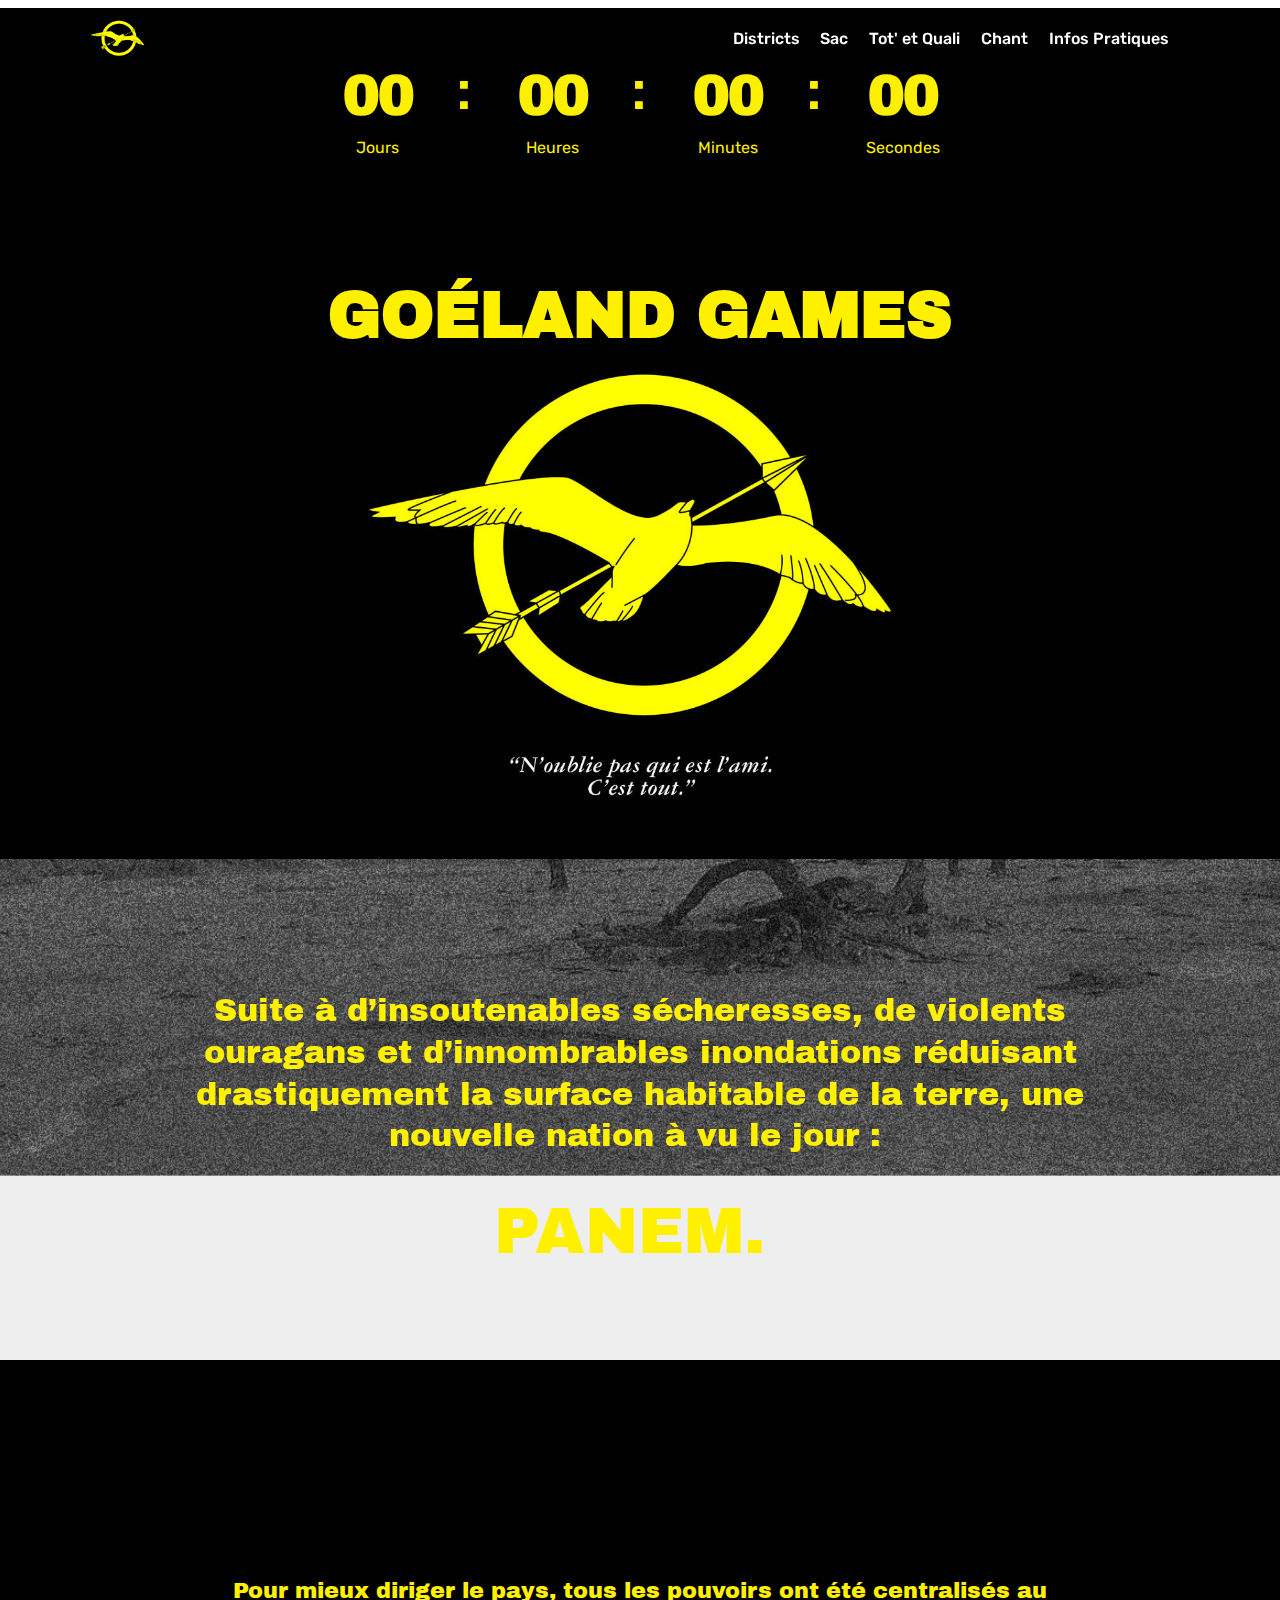
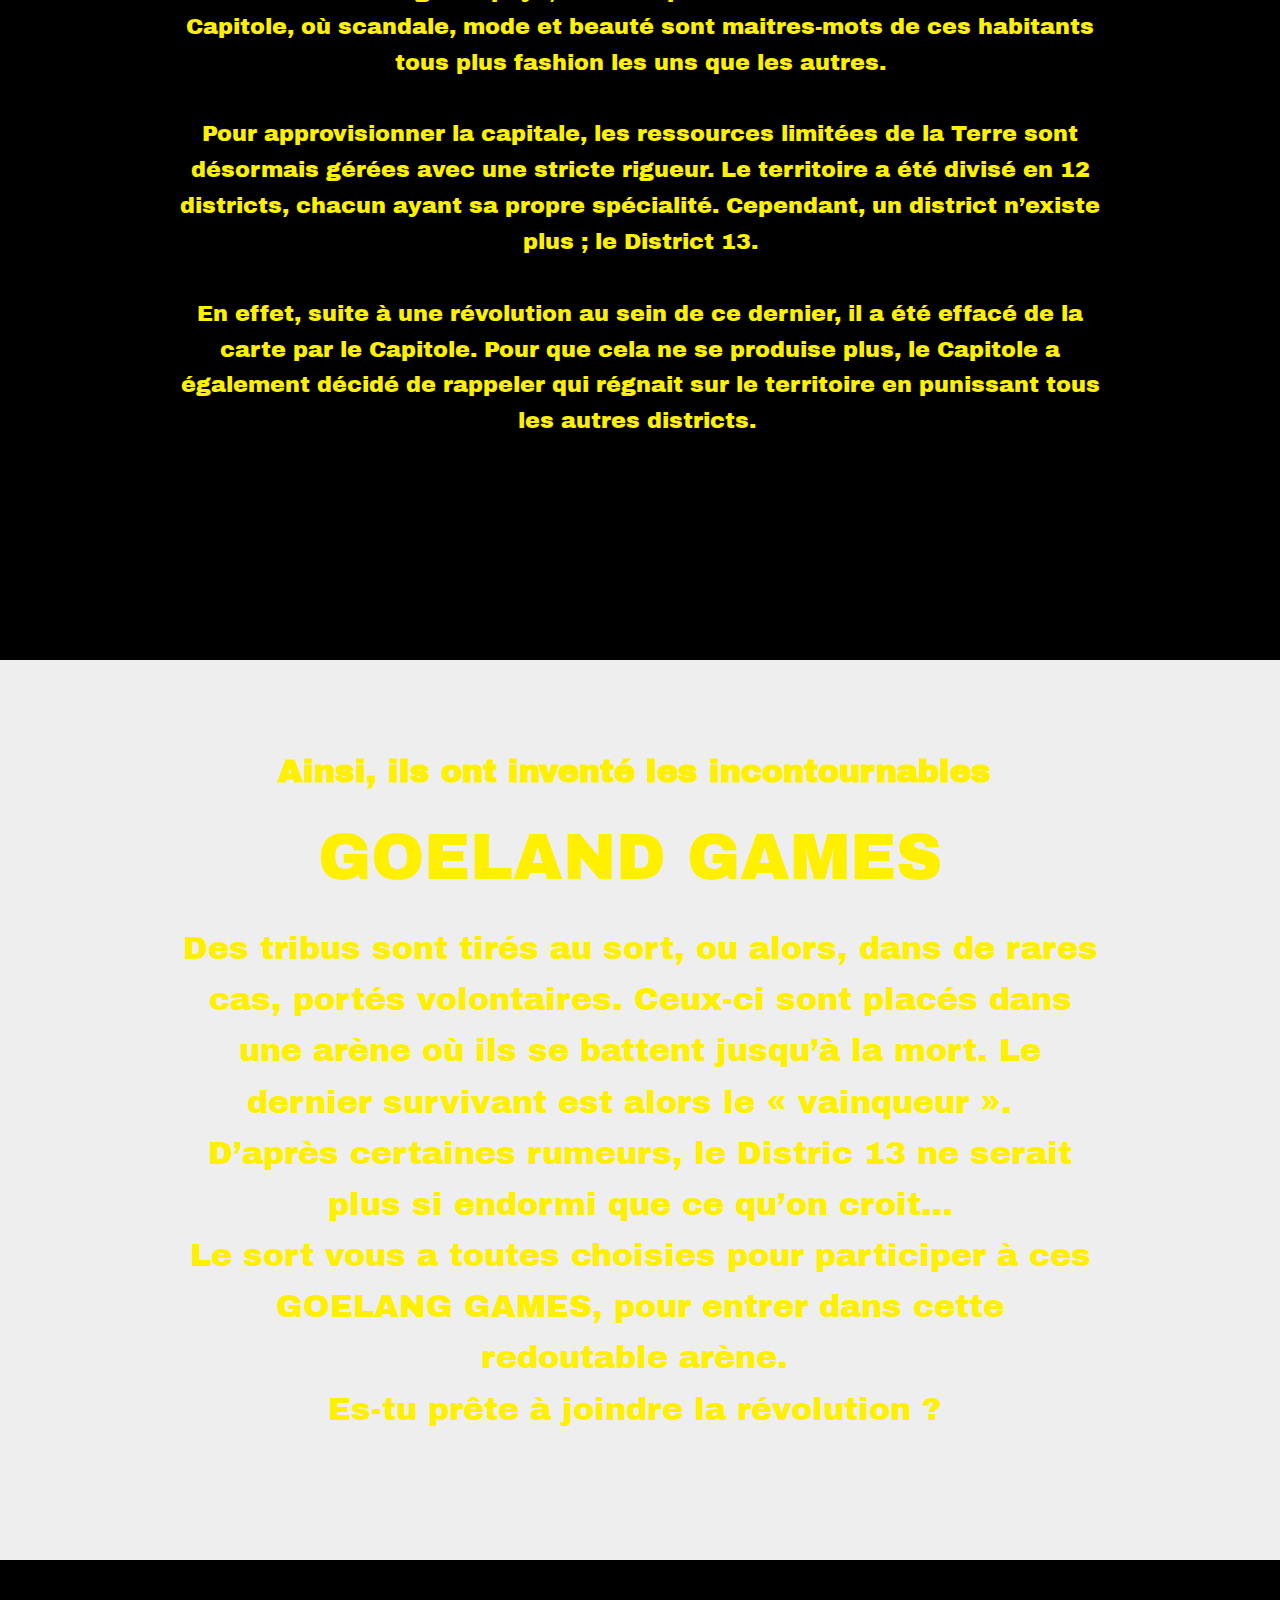
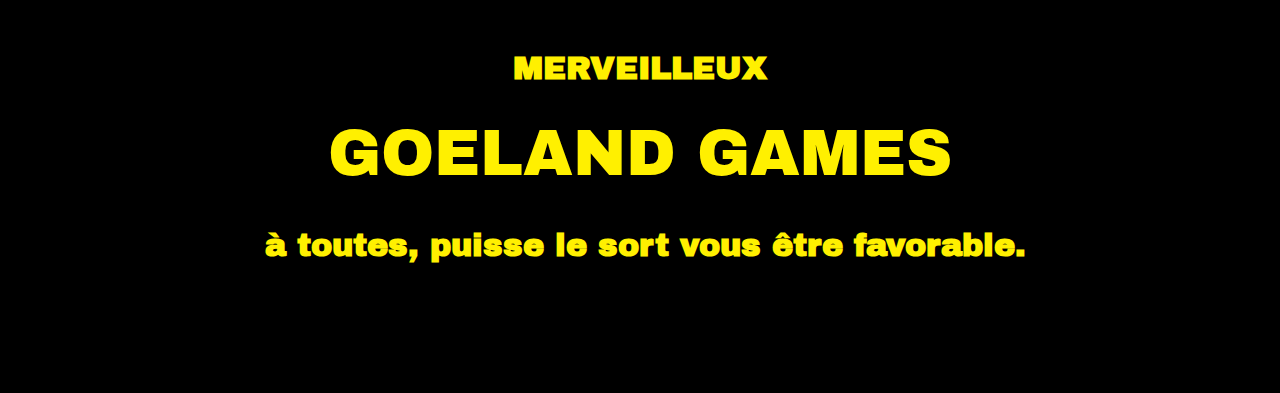
<file: index.html>
<!DOCTYPE html>
<html >
<head>
  <!-- Site made with Mobirise Website Builder v4.7.2, https://mobirise.com -->
  <meta charset="UTF-8">
  <meta http-equiv="X-UA-Compatible" content="IE=edge">
  <meta name="generator" content="Mobirise v4.7.2, mobirise.com">
  <meta name="viewport" content="width=device-width, initial-scale=1, minimum-scale=1">
  <link rel="shortcut icon" href="assets/images/logo-122x99.png" type="image/x-icon">
  <meta name="description" content="">
  <title>GOELAND GAMES</title>
  <link rel="stylesheet" href="assets/web/assets/mobirise-icons/mobirise-icons.css">
  <link rel="stylesheet" href="assets/tether/tether.min.css">
  <link rel="stylesheet" href="assets/bootstrap/css/bootstrap.min.css">
  <link rel="stylesheet" href="assets/bootstrap/css/bootstrap-grid.min.css">
  <link rel="stylesheet" href="assets/bootstrap/css/bootstrap-reboot.min.css">
  <link rel="stylesheet" href="assets/dropdown/css/style.css">
  <link rel="stylesheet" href="assets/theme/css/style.css">
  <link rel="stylesheet" href="assets/mobirise/css/mbr-additional.css" type="text/css">
  
  
  
</head>
<body>
  <section class="menu cid-qQy408a8B6" once="menu" id="menu1-1">

    

    <nav class="navbar navbar-expand beta-menu navbar-dropdown align-items-center navbar-fixed-top navbar-toggleable-sm bg-color transparent">
        <button class="navbar-toggler navbar-toggler-right" type="button" data-toggle="collapse" data-target="#navbarSupportedContent" aria-controls="navbarSupportedContent" aria-expanded="false" aria-label="Toggle navigation">
            <div class="hamburger">
                <span></span>
                <span></span>
                <span></span>
                <span></span>
            </div>
        </button>
        <div class="menu-logo">
            <div class="navbar-brand">
                <span class="navbar-logo">
                    <a href="index.html">
                         <img src="assets/images/logo-122x99.png" alt="Mobirise" title="" style="height: 3.8rem;">
                    </a>
                </span>
                
            </div>
        </div>
        <div class="collapse navbar-collapse" id="navbarSupportedContent">
            <ul class="navbar-nav nav-dropdown nav-right" data-app-modern-menu="true"><li class="nav-item">
                    <a class="nav-link link text-white display-4" href="page1.html">
                        
                        Districts</a>
                </li><li class="nav-item"><a class="nav-link link text-white display-4" href="page2.html">
                        
                        Sac</a></li><li class="nav-item"><a class="nav-link link text-white display-4" href="page3.html">Tot' et Quali</a></li><li class="nav-item"><a class="nav-link link text-white display-4" href="page4.html">Chant</a></li><li class="nav-item"><a class="nav-link link text-white display-4" href="page5.html">Infos Pratiques</a></li><li class="nav-item"><a class="nav-link link text-white display-4" href="https://mobirise.com"></a></li></ul>
            
        </div>
    </nav>
</section>

<section class="engine"><a href="https://mobirise.me/d">web maker</a></section><section class="countdown1 cid-qRxz6qGPAe" id="countdown1-p">
    
    
    
    <div class="container ">
        
        
        
    </div>
    <div class="container countdown-cont align-center">
        <div class="daysCountdown" title="Jours"></div>
        <div class="hoursCountdown" title="Heures"></div> 
        <div class="minutesCountdown" title="Minutes"></div> 
        <div class="secondsCountdown" title="Secondes"></div>
        <div class="countdown pt-5 mt-2" data-due-date="2018/07/01"> 
        </div>
    </div>
</section>

<section class="cid-qQy0PbIUJ5" id="header2-0">

    

    

    <div class="container align-center">
        <div class="row justify-content-md-center">
            <div class="mbr-white col-md-10">
                <h1 class="mbr-section-title mbr-bold pb-3 mbr-fonts-style display-1">
                    GOÉLAND GAMES</h1>
                
                <p class="mbr-text pb-3 mbr-fonts-style display-5"><br><br><br><br><br><br><br><br><br><br></p>
                
            </div>
        </div>
    </div>
    
</section>

<section class="cid-qQy5WyfJHN mbr-parallax-background" id="header2-2">

    

    

    <div class="container align-center">
        <div class="row justify-content-md-center">
            <div class="mbr-white col-md-10">
                
                <h3 class="mbr-section-subtitle align-center mbr-light pb-3 mbr-fonts-style display-2"><br>Suite à d’insoutenables sécheresses, de violents ouragans et d’innombrables inondations réduisant drastiquement la surface habitable de la terre, une nouvelle nation à vu le jour :&nbsp;</h3>
                <p class="mbr-text pb-3 mbr-fonts-style display-1">PANEM.&nbsp;<br></p>
                
            </div>
        </div>
    </div>
    
</section>

<section class="cid-qQy8LmVVkR mbr-fullscreen" id="header2-3">

    

    

    <div class="container align-center">
        <div class="row justify-content-md-center">
            <div class="mbr-white col-md-10">
                <h1 class="mbr-section-title mbr-bold pb-3 mbr-fonts-style display-1"></h1>
                
                <p class="mbr-text pb-3 mbr-fonts-style display-5">Pour mieux diriger le pays, tous les pouvoirs ont été centralisés au Capitole, où scandale, mode et beauté sont maitres-mots de ces habitants tous plus fashion les uns que les autres. <br><br>Pour approvisionner la capitale, les ressources limitées de la Terre sont désormais gérées avec une stricte rigueur. Le territoire a été divisé en 12 districts, chacun ayant sa propre spécialité. Cependant, un district n’existe plus ; le District 13. <br><br>En effet, suite à une révolution au sein de ce dernier, il a été effacé de la carte par le Capitole. Pour que cela ne se produise plus, le Capitole a également décidé de rappeler qui régnait sur le territoire en punissant tous les autres districts.&nbsp;</p>
                
            </div>
        </div>
    </div>
    
</section>

<section class="cid-qQy9u0fDeT mbr-fullscreen mbr-parallax-background" id="header2-4">

    

    

    <div class="container align-center">
        <div class="row justify-content-md-center">
            <div class="mbr-white col-md-10">
                <h1 class="mbr-section-title mbr-bold pb-3 mbr-fonts-style display-2">Ainsi, ils ont inventé les incontournables&nbsp;</h1>
                <h3 class="mbr-section-subtitle align-center mbr-light pb-3 mbr-fonts-style display-1">GOELAND GAMES&nbsp;</h3>
                <p class="mbr-text pb-3 mbr-fonts-style display-2">Des tribus sont tirés au sort, ou alors, dans de rares cas, portés volontaires. Ceux-ci sont placés dans une arène où ils se battent jusqu’à la mort. Le dernier survivant est alors le « vainqueur ». &nbsp;<br>D’après certaines rumeurs, le Distric 13 ne serait plus si endormi que ce qu’on croit… <br>Le sort vous a toutes choisies pour participer à ces GOELANG GAMES, pour entrer dans cette redoutable arène.&nbsp;<br>Es-tu prête à joindre la révolution ?&nbsp;<br></p>
                
            </div>
        </div>
    </div>
    
</section>

<section class="cid-qQyahGBDkQ" id="header2-5">

    

    

    <div class="container align-center">
        <div class="row justify-content-md-center">
            <div class="mbr-white col-md-10">
                <h1 class="mbr-section-title mbr-bold pb-3 mbr-fonts-style display-2">
                    MERVEILLEUX
                </h1>
                <h3 class="mbr-section-subtitle align-center mbr-light pb-3 mbr-fonts-style display-1">
                    GOELAND GAMES</h3>
                <p class="mbr-text pb-3 mbr-fonts-style display-2"><strong>&nbsp;à toutes, puisse le sort vous être favorable.</strong></p>
                
            </div>
        </div>
    </div>
    
</section>


  <script src="assets/web/assets/jquery/jquery.min.js"></script>
  <script src="assets/popper/popper.min.js"></script>
  <script src="assets/tether/tether.min.js"></script>
  <script src="assets/bootstrap/js/bootstrap.min.js"></script>
  <script src="assets/dropdown/js/script.min.js"></script>
  <script src="assets/touchswipe/jquery.touch-swipe.min.js"></script>
  <script src="assets/countdown/jquery.countdown.min.js"></script>
  <script src="assets/parallax/jarallax.min.js"></script>
  <script src="assets/smoothscroll/smooth-scroll.js"></script>
  <script src="assets/theme/js/script.js"></script>
  
  
</body>
</html>
</file>
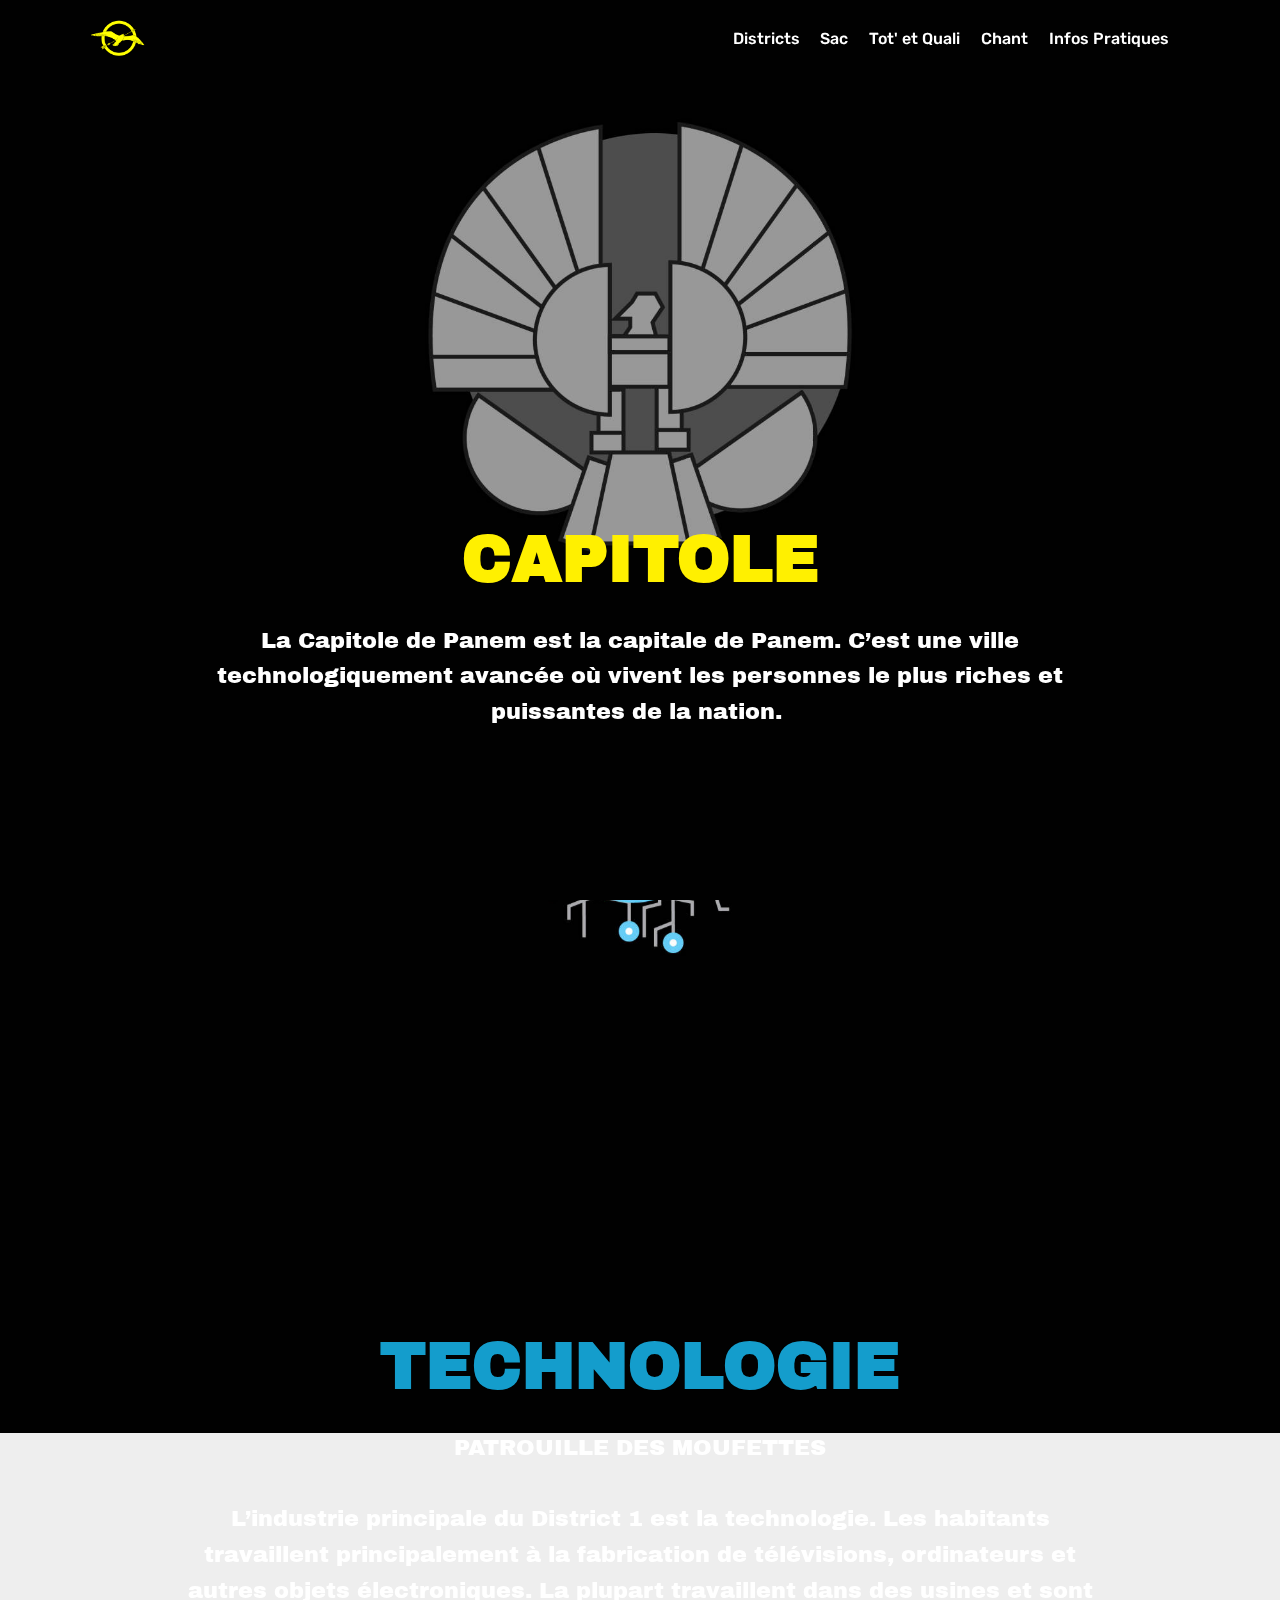
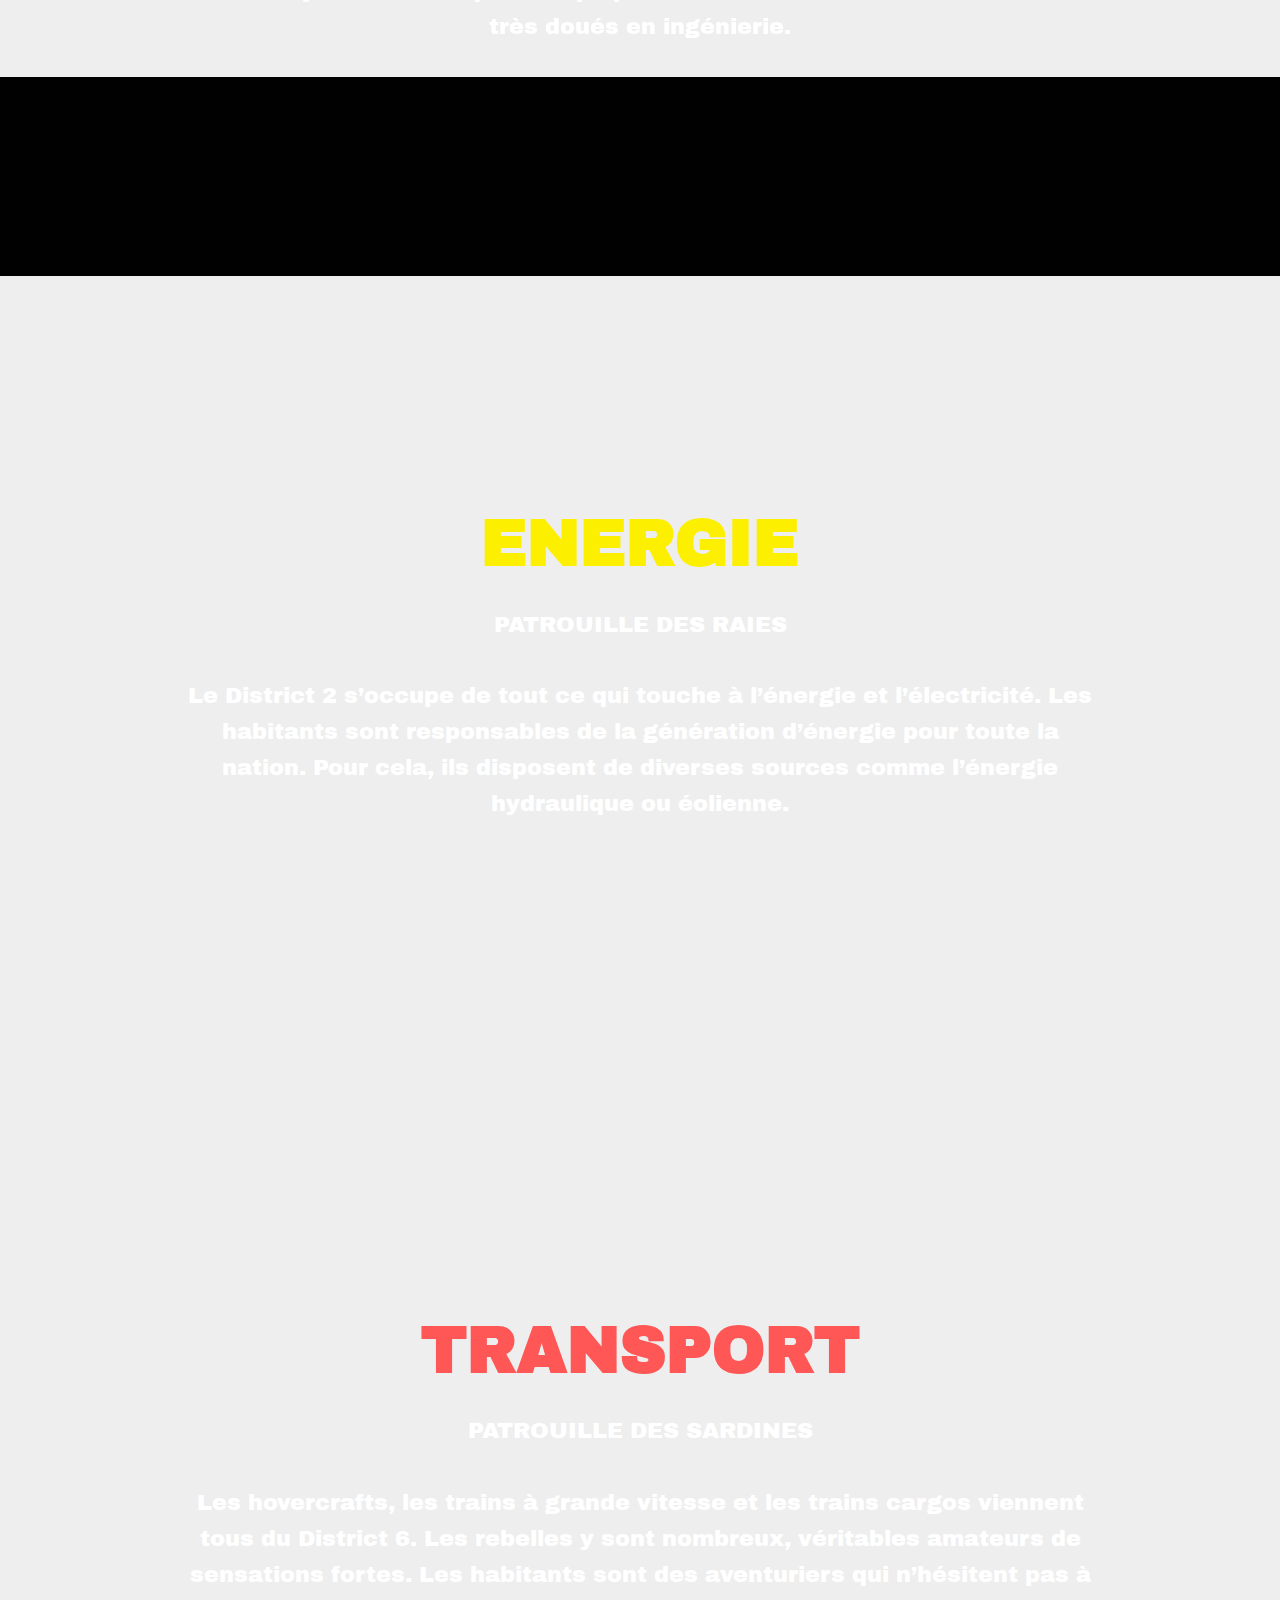
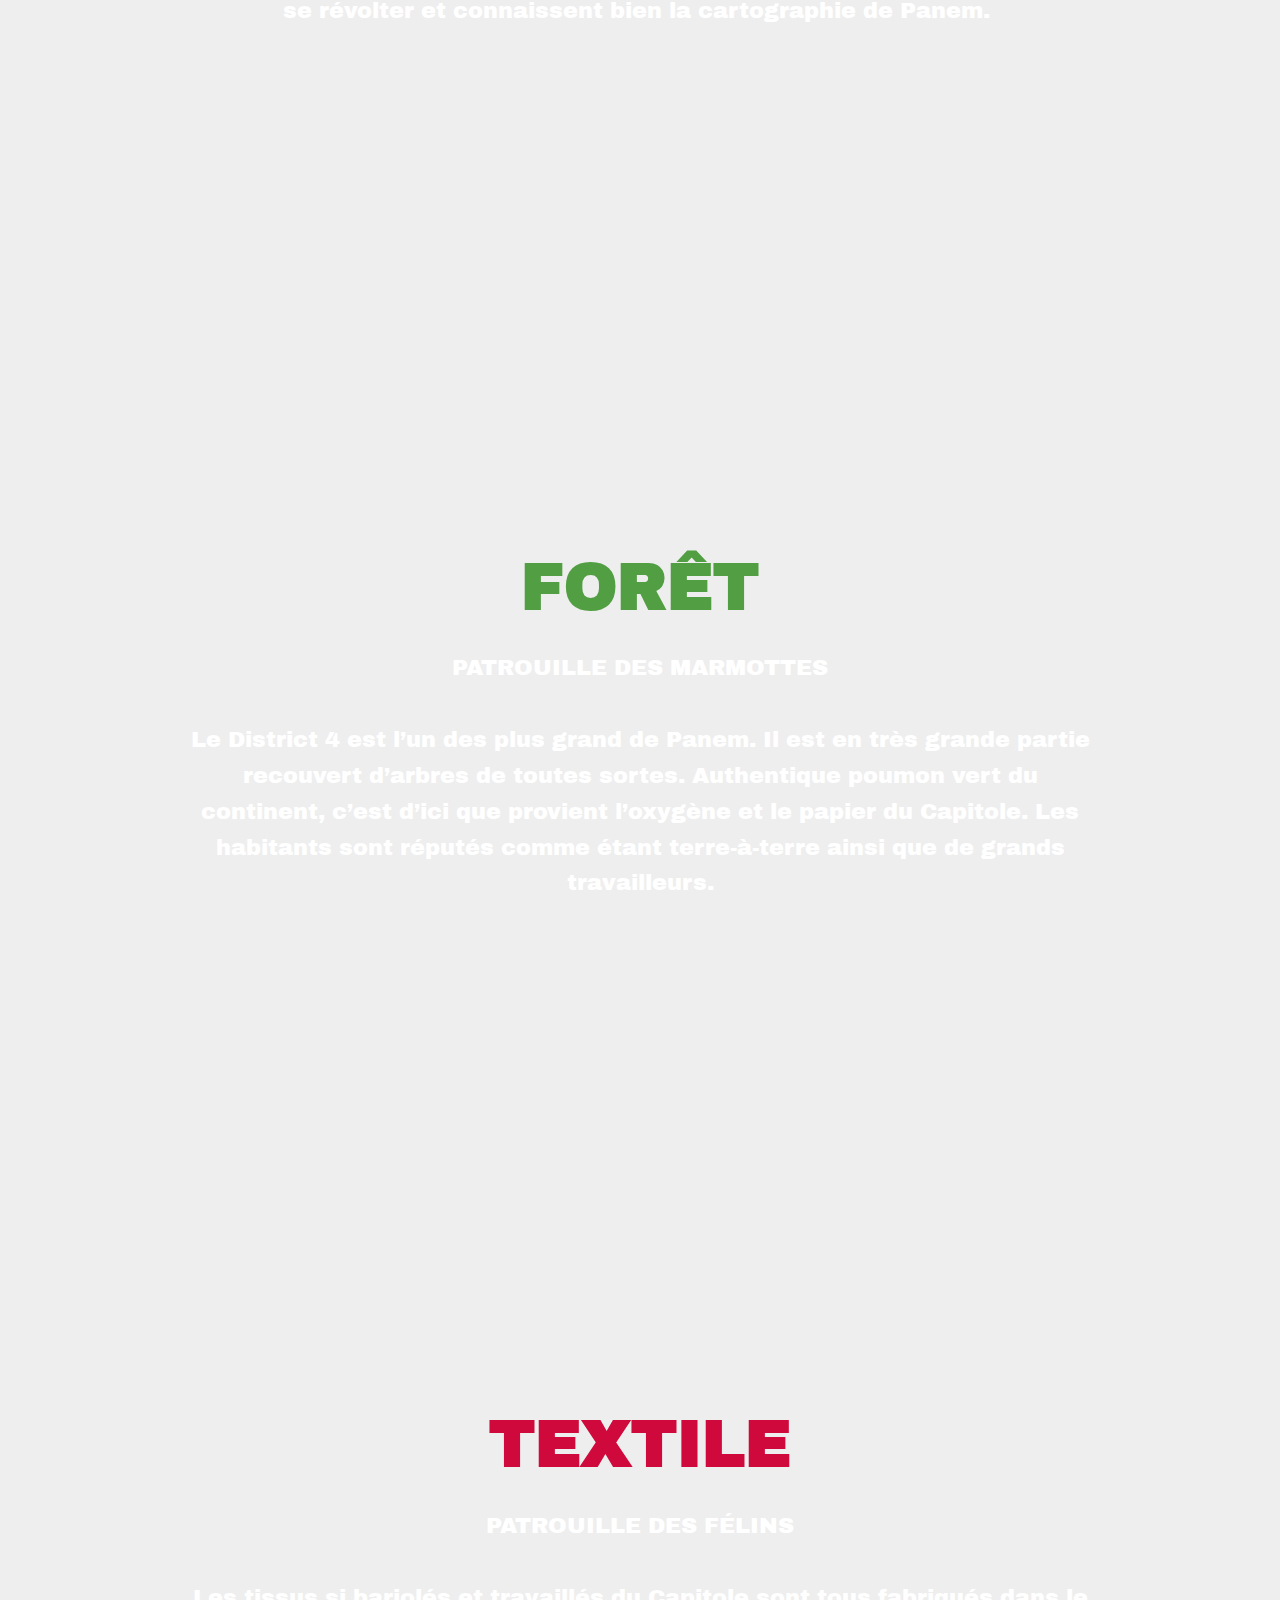
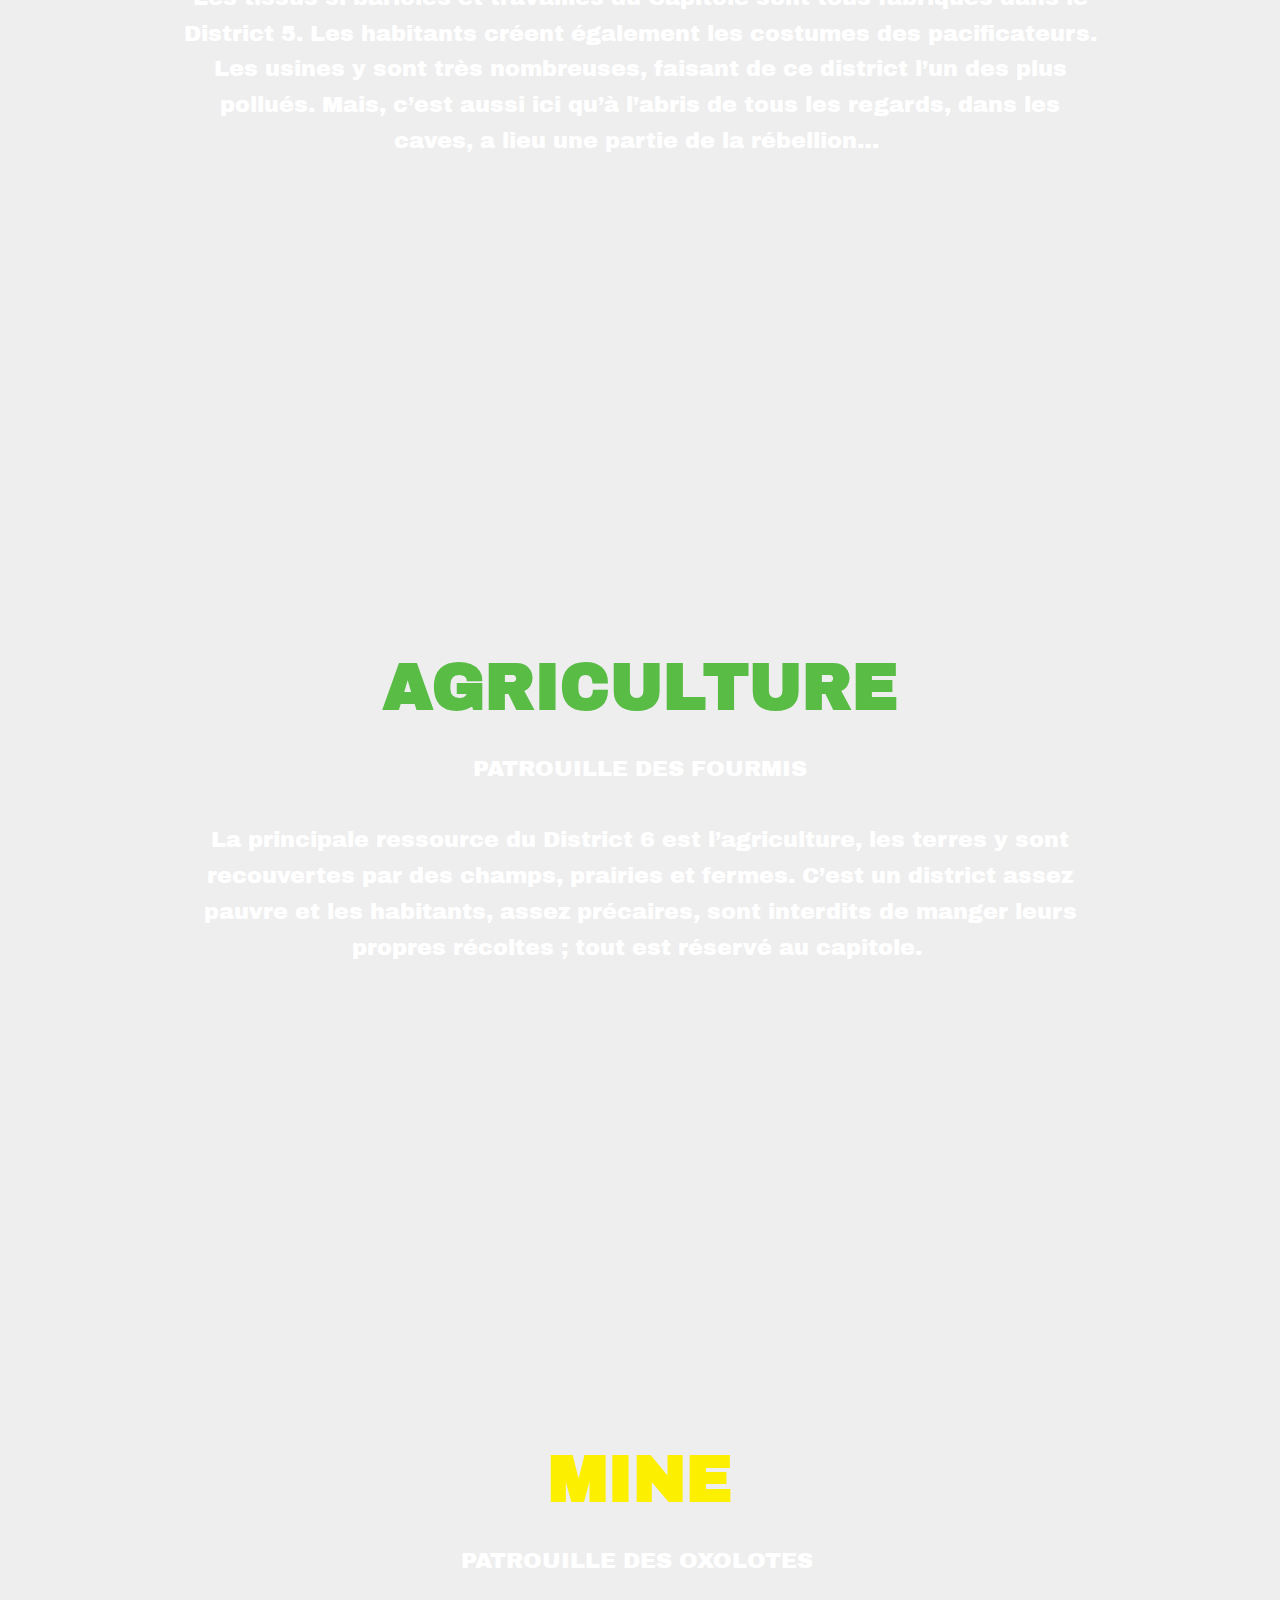
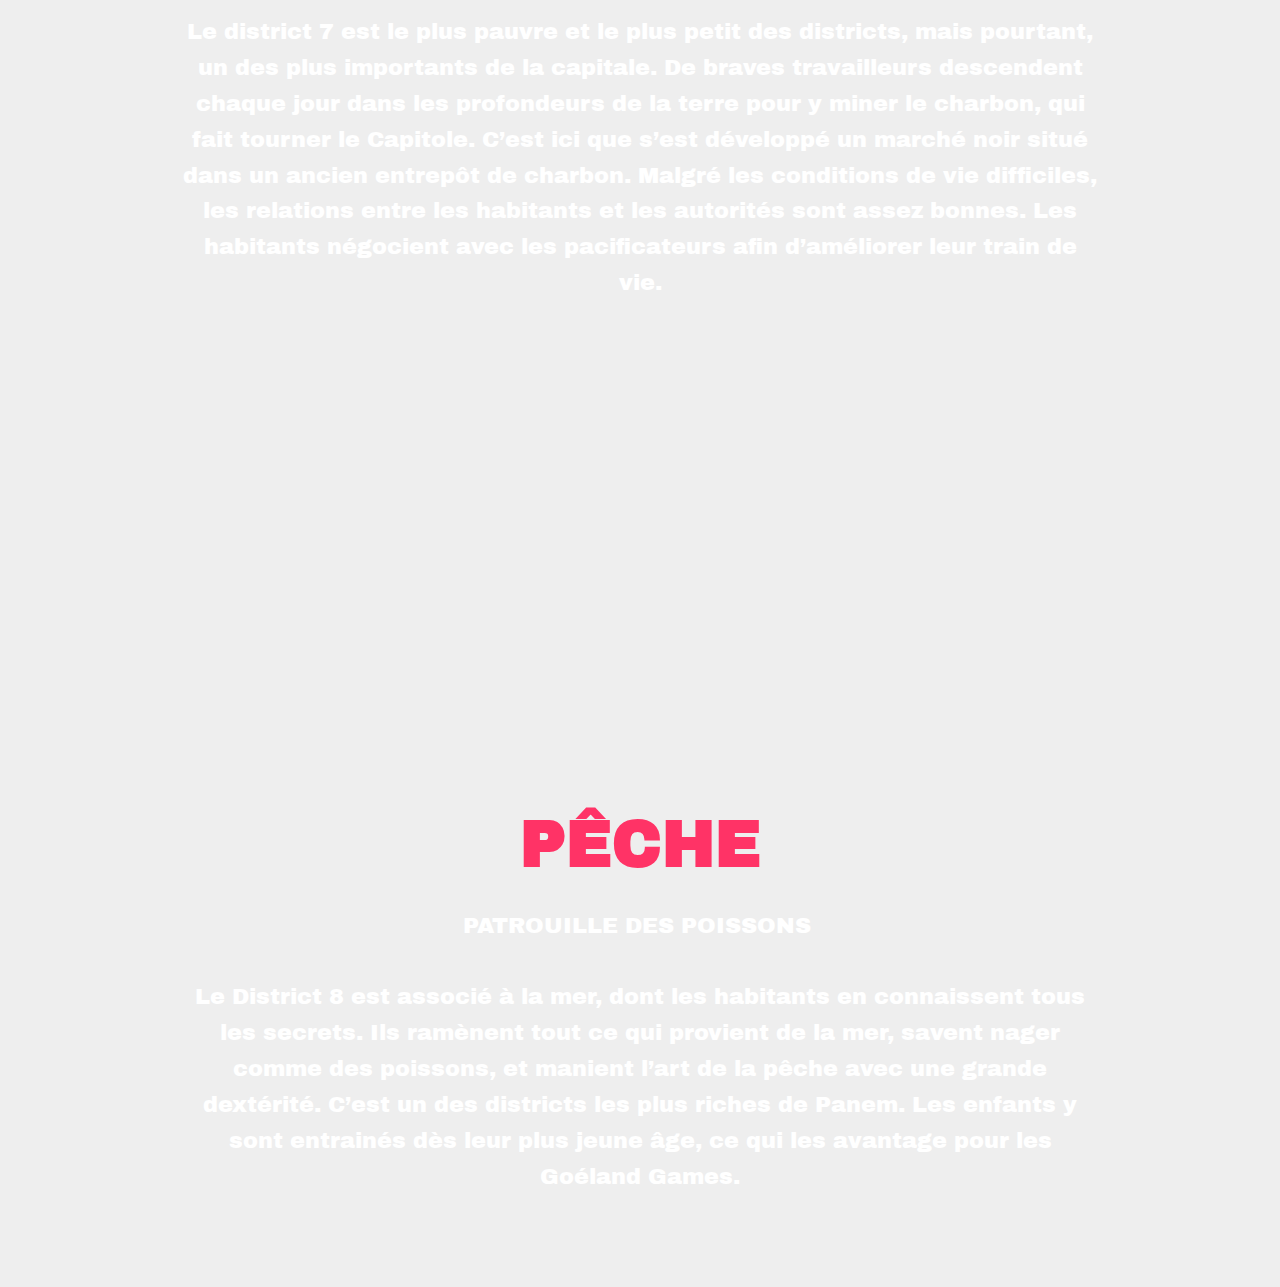
<file: page1.html>
<!DOCTYPE html>
<html >
<head>
  <!-- Site made with Mobirise Website Builder v4.7.2, https://mobirise.com -->
  <meta charset="UTF-8">
  <meta http-equiv="X-UA-Compatible" content="IE=edge">
  <meta name="generator" content="Mobirise v4.7.2, mobirise.com">
  <meta name="viewport" content="width=device-width, initial-scale=1, minimum-scale=1">
  <link rel="shortcut icon" href="assets/images/logo-122x99.png" type="image/x-icon">
  <meta name="description" content="Website Maker Description">
  <title>districts</title>
  <link rel="stylesheet" href="assets/web/assets/mobirise-icons/mobirise-icons.css">
  <link rel="stylesheet" href="assets/tether/tether.min.css">
  <link rel="stylesheet" href="assets/bootstrap/css/bootstrap.min.css">
  <link rel="stylesheet" href="assets/bootstrap/css/bootstrap-grid.min.css">
  <link rel="stylesheet" href="assets/bootstrap/css/bootstrap-reboot.min.css">
  <link rel="stylesheet" href="assets/dropdown/css/style.css">
  <link rel="stylesheet" href="assets/theme/css/style.css">
  <link rel="stylesheet" href="assets/mobirise/css/mbr-additional.css" type="text/css">
  
  
  
</head>
<body>
  <section class="menu cid-qQy408a8B6" once="menu" id="menu1-6">

    

    <nav class="navbar navbar-expand beta-menu navbar-dropdown align-items-center navbar-fixed-top navbar-toggleable-sm bg-color transparent">
        <button class="navbar-toggler navbar-toggler-right" type="button" data-toggle="collapse" data-target="#navbarSupportedContent" aria-controls="navbarSupportedContent" aria-expanded="false" aria-label="Toggle navigation">
            <div class="hamburger">
                <span></span>
                <span></span>
                <span></span>
                <span></span>
            </div>
        </button>
        <div class="menu-logo">
            <div class="navbar-brand">
                <span class="navbar-logo">
                    <a href="index.html">
                         <img src="assets/images/logo-122x99.png" alt="Mobirise" title="" style="height: 3.8rem;">
                    </a>
                </span>
                
            </div>
        </div>
        <div class="collapse navbar-collapse" id="navbarSupportedContent">
            <ul class="navbar-nav nav-dropdown nav-right" data-app-modern-menu="true"><li class="nav-item">
                    <a class="nav-link link text-white display-4" href="page1.html">
                        
                        Districts</a>
                </li><li class="nav-item"><a class="nav-link link text-white display-4" href="page2.html">
                        
                        Sac</a></li><li class="nav-item"><a class="nav-link link text-white display-4" href="page3.html">Tot' et Quali</a></li><li class="nav-item"><a class="nav-link link text-white display-4" href="page4.html">Chant</a></li><li class="nav-item"><a class="nav-link link text-white display-4" href="page5.html">Infos Pratiques</a></li><li class="nav-item"><a class="nav-link link text-white display-4" href="https://mobirise.com"></a></li></ul>
            
        </div>
    </nav>
</section>

<section class="engine"><a href="https://mobirise.me/t">amp templates</a></section><section class="cid-qRxLNus3qq mbr-fullscreen mbr-parallax-background" id="header2-14">

    

    

    <div class="container align-center">
        <div class="row justify-content-md-center">
            <div class="mbr-white col-md-10">
                <h1 class="mbr-section-title mbr-bold pb-3 mbr-fonts-style display-1"><br><br><br><br><br>CAPITOLE</h1>
                
                <p class="mbr-text pb-3 mbr-fonts-style display-5">La Capitole de Panem est la capitale de Panem. C’est une ville technologiquement avancée où vivent les personnes le plus riches et puissantes de la nation.&nbsp;<br></p>
                
            </div>
        </div>
    </div>
    
</section>

<section class="cid-qQybUTfMbv mbr-parallax-background" id="header2-7">

    

    

    <div class="container align-center">
        <div class="row justify-content-md-center">
            <div class="mbr-white col-md-10">
                <h1 class="mbr-section-title mbr-bold pb-3 mbr-fonts-style display-1"><br><br><br><br><br>TECHNOLOGIE</h1>
                
                <p class="mbr-text pb-3 mbr-fonts-style display-5">
                    PATROUILLE DES MOUFETTES<br><br>
L’industrie principale du District 1 est la technologie. Les habitants travaillent principalement à la fabrication de télévisions, ordinateurs et autres objets électroniques. La plupart travaillent dans des usines et sont très doués en ingénierie. 
                </p>
                
            </div>
        </div>
    </div>
    
</section>

<section class="cid-qQyin4PZb7 mbr-parallax-background" id="header2-d">

    

    

    <div class="container align-center">
        <div class="row justify-content-md-center">
            <div class="mbr-white col-md-10">
                <h1 class="mbr-section-title mbr-bold pb-3 mbr-fonts-style display-1"><br><br><br><br><br>ENERGIE</h1>
                
                <p class="mbr-text pb-3 mbr-fonts-style display-5">PATROUILLE DES RAIES <br><br>Le District 2 s’occupe de tout ce qui touche à l’énergie et l’électricité. Les habitants sont responsables de la génération d’énergie pour toute la nation. Pour cela, ils disposent de diverses sources comme l’énergie hydraulique ou éolienne. </p>
                
            </div>
        </div>
    </div>
    
</section>

<section class="cid-qQyeHi9mkB mbr-parallax-background" id="header2-b">

    

    

    <div class="container align-center">
        <div class="row justify-content-md-center">
            <div class="mbr-white col-md-10">
                <h1 class="mbr-section-title mbr-bold pb-3 mbr-fonts-style display-1"><br><br><br><br><br>TRANSPORT</h1>
                
                <p class="mbr-text pb-3 mbr-fonts-style display-5">
                    PATROUILLE DES SARDINES<br><br>Les hovercrafts, les trains à grande vitesse et les trains cargos viennent tous du District 6. Les rebelles y sont nombreux, véritables amateurs de sensations fortes. Les habitants sont des aventuriers qui n’hésitent pas à se révolter et connaissent bien la cartographie de Panem.&nbsp;<br></p>
                
            </div>
        </div>
    </div>
    
</section>

<section class="cid-qQyiUDvtWz mbr-parallax-background" id="header2-f">

    

    

    <div class="container align-center">
        <div class="row justify-content-md-center">
            <div class="mbr-white col-md-10">
                <h1 class="mbr-section-title mbr-bold pb-3 mbr-fonts-style display-1"><br><br><br><br><br>FORÊT</h1>
                
                <p class="mbr-text pb-3 mbr-fonts-style display-5">
                    PATROUILLE DES MARMOTTES<br><br>
Le District 4 est l’un des plus grand de Panem. Il est en très grande partie recouvert d’arbres de toutes sortes. Authentique poumon vert du continent, c’est d’ici que provient l’oxygène et le papier du Capitole. Les habitants sont réputés comme étant terre-à-terre ainsi que de grands travailleurs.
                </p>
                
            </div>
        </div>
    </div>
    
</section>

<section class="cid-qQykeDJ9ps mbr-parallax-background" id="header2-g">

    

    

    <div class="container align-center">
        <div class="row justify-content-md-center">
            <div class="mbr-white col-md-10">
                <h1 class="mbr-section-title mbr-bold pb-3 mbr-fonts-style display-1"><br><br><br><br><br>TEXTILE</h1>
                
                <p class="mbr-text pb-3 mbr-fonts-style display-5">
                    PATROUILLE DES FÉLINS<br><br>Les tissus si bariolés et travaillés du Capitole sont tous fabriqués dans le District 5. Les habitants créent également les costumes des pacificateurs. <br>Les usines y sont très nombreuses, faisant de ce district l’un des plus pollués. Mais, c’est aussi ici qu’à l’abris de tous les regards, dans les caves, a lieu une partie de la rébellion…&nbsp;<br></p>
                
            </div>
        </div>
    </div>
    
</section>

<section class="cid-qQymeuPb8K mbr-parallax-background" id="header2-h">

    

    

    <div class="container align-center">
        <div class="row justify-content-md-center">
            <div class="mbr-white col-md-10">
                <h1 class="mbr-section-title mbr-bold pb-3 mbr-fonts-style display-1"><br><br><br><br><br>AGRICULTURE</h1>
                
                <p class="mbr-text pb-3 mbr-fonts-style display-5">PATROUILLE DES FOURMIS
<br><br>La principale ressource du District 6 est l’agriculture, les terres y sont recouvertes par des champs, prairies et fermes. C’est un district assez pauvre et les habitants, assez précaires, sont interdits de manger leurs propres récoltes ; tout est réservé au capitole.&nbsp;<br></p>
                
            </div>
        </div>
    </div>
    
</section>

<section class="cid-qQynnojcmt mbr-parallax-background" id="header2-i">

    

    

    <div class="container align-center">
        <div class="row justify-content-md-center">
            <div class="mbr-white col-md-10">
                <h1 class="mbr-section-title mbr-bold pb-3 mbr-fonts-style display-1"><br><br><br><br><br>MINE</h1>
                
                <p class="mbr-text pb-3 mbr-fonts-style display-5">PATROUILLE DES OXOLOTES&nbsp;<br><br>Le district 7 est le plus pauvre et le plus petit des districts, mais pourtant, un des plus importants de la capitale. De braves travailleurs descendent chaque jour dans les profondeurs de la terre pour y miner le charbon, qui fait tourner le Capitole. C’est ici que s’est développé un marché noir situé dans un ancien entrepôt de charbon. Malgré les conditions de vie difficiles, les relations entre les habitants et les autorités sont assez bonnes. Les habitants négocient avec les pacificateurs afin d’améliorer leur train de vie. <br></p>
                
            </div>
        </div>
    </div>
    
</section>

<section class="cid-qQyp2oiSjm mbr-parallax-background" id="header2-j">

    

    

    <div class="container align-center">
        <div class="row justify-content-md-center">
            <div class="mbr-white col-md-10">
                <h1 class="mbr-section-title mbr-bold pb-3 mbr-fonts-style display-1"><br><br><br><br><br>PÊCHE</h1>
                
                <p class="mbr-text pb-3 mbr-fonts-style display-5">PATROUILLE DES POISSONS&nbsp;<br><br>Le District 8 est associé à la mer, dont les habitants en connaissent tous les secrets. Ils ramènent tout ce qui provient de la mer, savent nager comme des poissons, et manient l’art de la pêche avec une grande dextérité. C’est un des districts les plus riches de Panem. Les enfants y sont entrainés dès leur plus jeune âge, ce qui les avantage pour les Goéland Games.<br></p>
                
            </div>
        </div>
    </div>
    
</section>


  <script src="assets/web/assets/jquery/jquery.min.js"></script>
  <script src="assets/popper/popper.min.js"></script>
  <script src="assets/tether/tether.min.js"></script>
  <script src="assets/bootstrap/js/bootstrap.min.js"></script>
  <script src="assets/smoothscroll/smooth-scroll.js"></script>
  <script src="assets/dropdown/js/script.min.js"></script>
  <script src="assets/touchswipe/jquery.touch-swipe.min.js"></script>
  <script src="assets/parallax/jarallax.min.js"></script>
  <script src="assets/theme/js/script.js"></script>
  
  
</body>
</html>
</file>
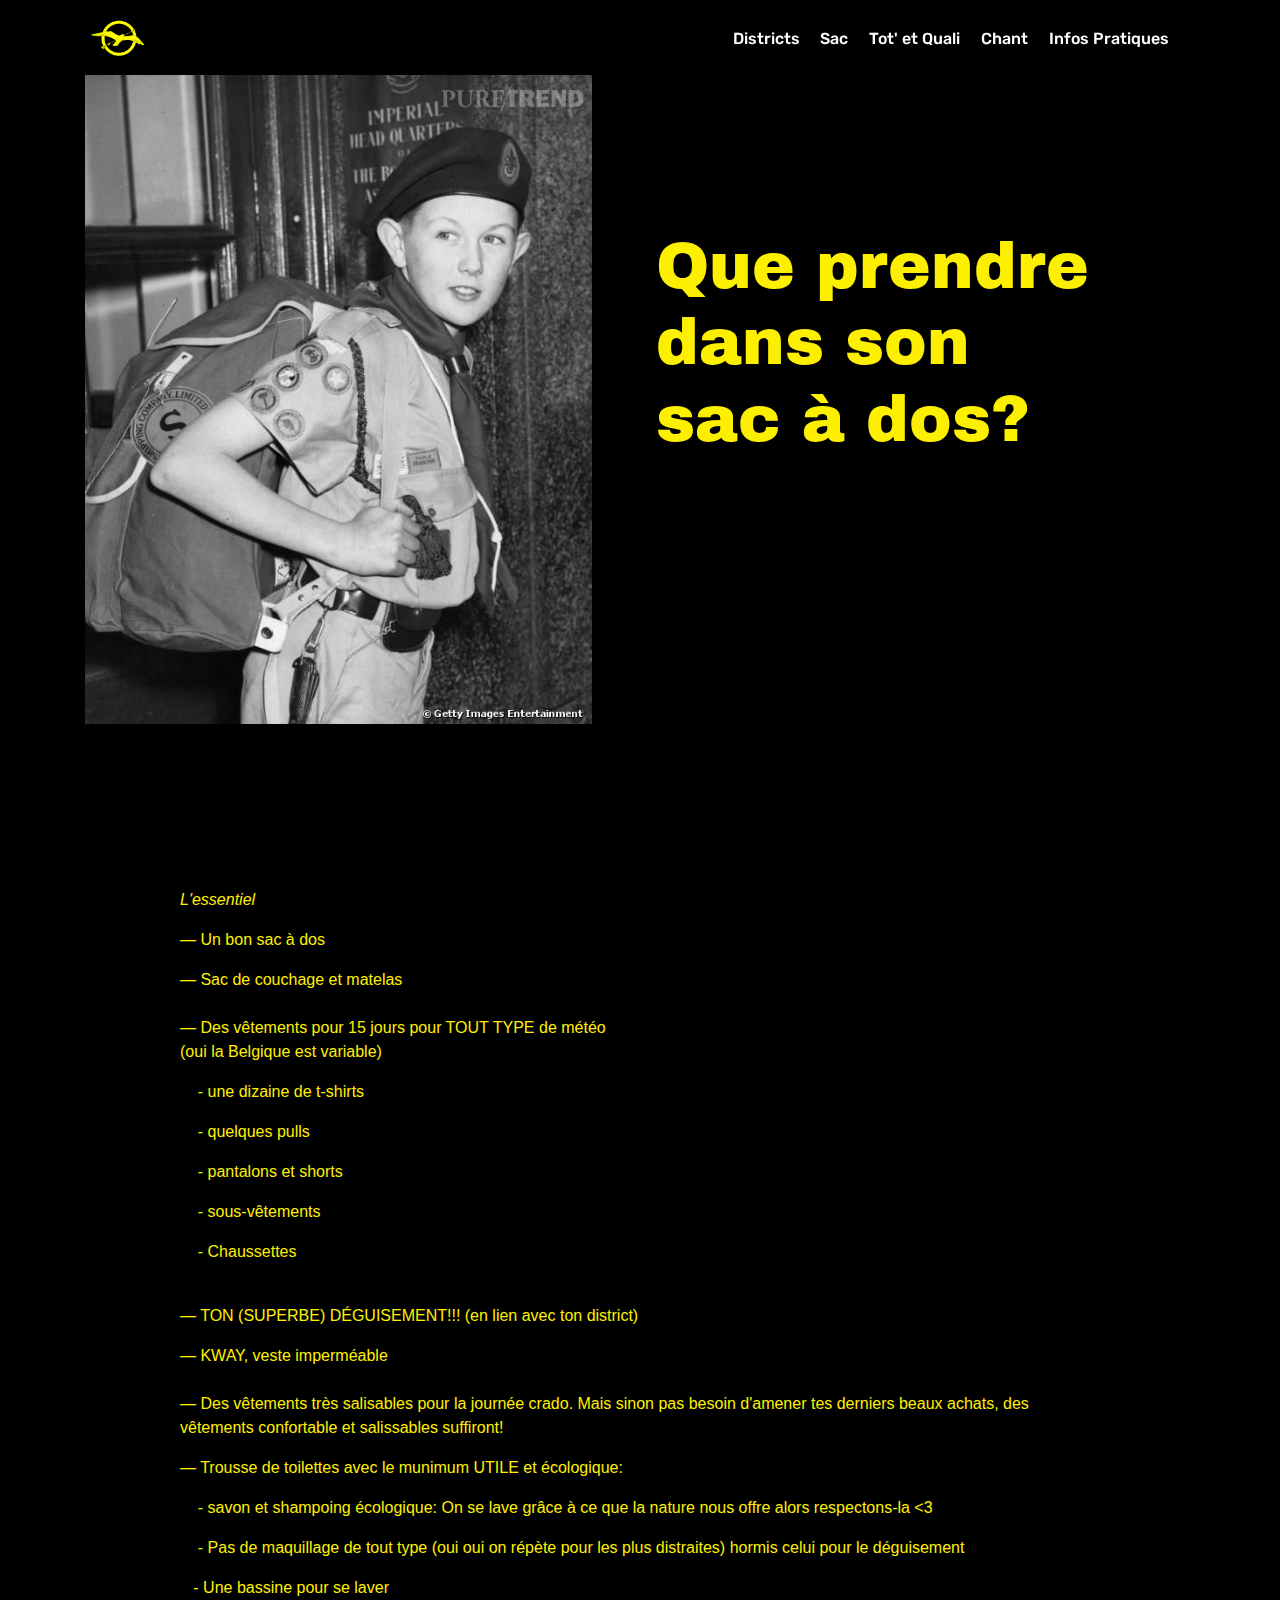
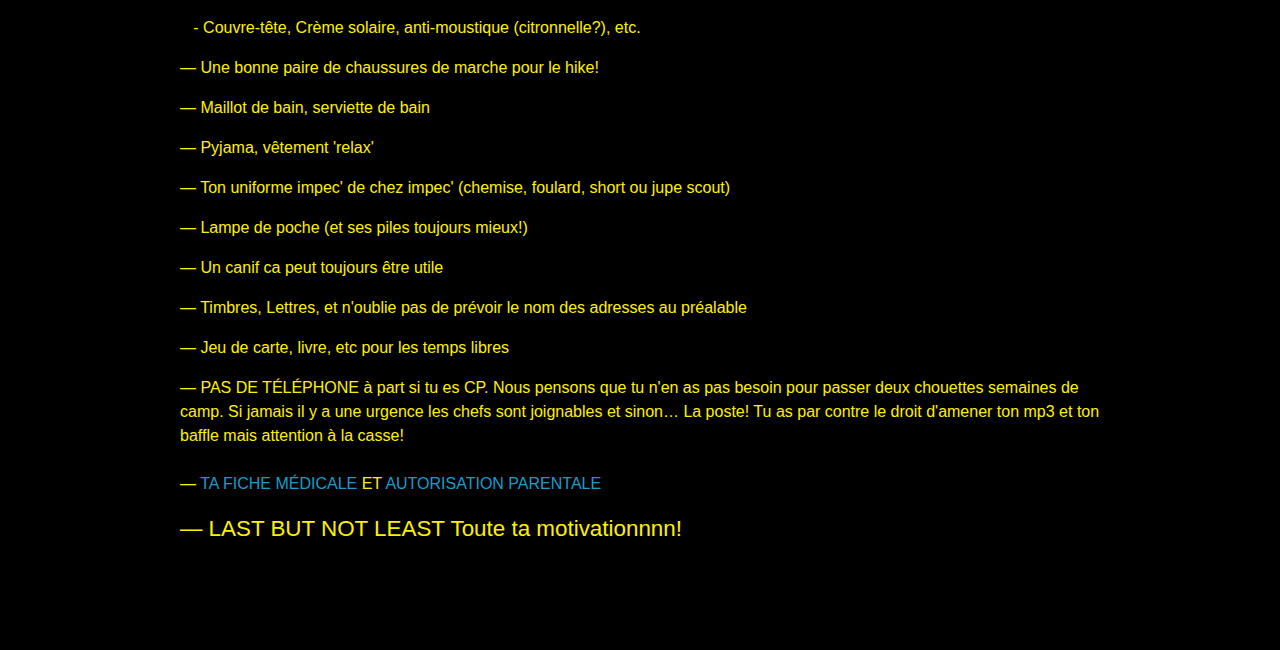
<file: page2.html>
<!DOCTYPE html>
<html >
<head>
  <!-- Site made with Mobirise Website Builder v4.7.2, https://mobirise.com -->
  <meta charset="UTF-8">
  <meta http-equiv="X-UA-Compatible" content="IE=edge">
  <meta name="generator" content="Mobirise v4.7.2, mobirise.com">
  <meta name="viewport" content="width=device-width, initial-scale=1, minimum-scale=1">
  <link rel="shortcut icon" href="assets/images/logo-122x99.png" type="image/x-icon">
  <meta name="description" content="Web Maker Description">
  <title>sac</title>
  <link rel="stylesheet" href="assets/web/assets/mobirise-icons/mobirise-icons.css">
  <link rel="stylesheet" href="assets/tether/tether.min.css">
  <link rel="stylesheet" href="assets/bootstrap/css/bootstrap.min.css">
  <link rel="stylesheet" href="assets/bootstrap/css/bootstrap-grid.min.css">
  <link rel="stylesheet" href="assets/bootstrap/css/bootstrap-reboot.min.css">
  <link rel="stylesheet" href="assets/dropdown/css/style.css">
  <link rel="stylesheet" href="assets/theme/css/style.css">
  <link rel="stylesheet" href="assets/mobirise/css/mbr-additional.css" type="text/css">
  
  
  
</head>
<body>
  <section class="menu cid-qQy408a8B6" once="menu" id="menu1-k">

    

    <nav class="navbar navbar-expand beta-menu navbar-dropdown align-items-center navbar-fixed-top navbar-toggleable-sm bg-color transparent">
        <button class="navbar-toggler navbar-toggler-right" type="button" data-toggle="collapse" data-target="#navbarSupportedContent" aria-controls="navbarSupportedContent" aria-expanded="false" aria-label="Toggle navigation">
            <div class="hamburger">
                <span></span>
                <span></span>
                <span></span>
                <span></span>
            </div>
        </button>
        <div class="menu-logo">
            <div class="navbar-brand">
                <span class="navbar-logo">
                    <a href="index.html">
                         <img src="assets/images/logo-122x99.png" alt="Mobirise" title="" style="height: 3.8rem;">
                    </a>
                </span>
                
            </div>
        </div>
        <div class="collapse navbar-collapse" id="navbarSupportedContent">
            <ul class="navbar-nav nav-dropdown nav-right" data-app-modern-menu="true"><li class="nav-item">
                    <a class="nav-link link text-white display-4" href="page1.html">
                        
                        Districts</a>
                </li><li class="nav-item"><a class="nav-link link text-white display-4" href="page2.html">
                        
                        Sac</a></li><li class="nav-item"><a class="nav-link link text-white display-4" href="page3.html">Tot' et Quali</a></li><li class="nav-item"><a class="nav-link link text-white display-4" href="page4.html">Chant</a></li><li class="nav-item"><a class="nav-link link text-white display-4" href="page5.html">Infos Pratiques</a></li><li class="nav-item"><a class="nav-link link text-white display-4" href="https://mobirise.com"></a></li></ul>
            
        </div>
    </nav>
</section>

<section class="engine"><a href="https://mobirise.me/j">website templates</a></section><section class="header3 cid-qQyq4HjBZt" id="header3-m">

    

    

    <div class="container">
        <div class="media-container-row">
            <div class="mbr-figure" style="width: 100%;">
                <img src="assets/images/656725-le-celebre-sac-a-dos-indispensable-580x0-3-580x742.jpg" alt="Mobirise" title="">
            </div>

            <div class="media-content">
                <h1 class="mbr-section-title mbr-white pb-3 mbr-fonts-style display-1"><br><br>Que prendre dans son<br>sac à dos?</h1>
                
                <div class="mbr-section-text mbr-white pb-3 ">
                    <p class="mbr-text mbr-fonts-style display-5"></p>
                </div>
                
            </div>
        </div>
    </div>

</section>

<section class="cid-qQyqmSpu7z mbr-fullscreen" id="header2-n">

    

    

    <div class="container align-center">
        <div class="row justify-content-md-center">
            <div class="mbr-white col-md-10">
                <h1 class="mbr-section-title mbr-bold pb-3 mbr-fonts-style display-1"></h1>
                
                <p class="mbr-text pb-3 mbr-fonts-style display-5"></p><p><em>L'essentiel</em></p><p>— Un bon sac à dos&nbsp;</p><p>— Sac de couchage et matelas<br><br>— Des vêtements pour 15 jours pour TOUT TYPE de météo <br>(oui la Belgique est variable)&nbsp;&nbsp;&nbsp;&nbsp;&nbsp;</p><p>&nbsp; &nbsp; - une dizaine de t-shirts&nbsp;</p><p>&nbsp; &nbsp; - quelques pulls&nbsp;</p><p>&nbsp; &nbsp; - pantalons et shorts&nbsp;</p><p>&nbsp; &nbsp; - sous-vêtements&nbsp;&nbsp;&nbsp;&nbsp;</p><p></p><p>&nbsp; &nbsp; - Chaussettes<br></p><p><br>— TON (SUPERBE) DÉGUISEMENT!!! (en lien avec ton district)</p><p></p><p>— KWAY, veste imperméable<br><br>— Des vêtements très salisables pour la journée crado. Mais sinon pas besoin d'amener tes derniers beaux achats, des vêtements confortable et salissables suffiront!<br></p><p>— Trousse de toilettes avec le munimum UTILE et écologique:&nbsp;&nbsp;&nbsp;&nbsp;&nbsp;&nbsp;&nbsp;&nbsp;</p><p></p><p>   &nbsp;&nbsp;&nbsp;&nbsp;-  savon et shampoing écologique: On se lave grâce à ce que la nature nous offre alors respectons-la &lt;3&nbsp;</p><p>&nbsp;&nbsp;&nbsp;&nbsp;-&nbsp;Pas de maquillage de tout type (oui oui on répète pour les plus distraites) hormis celui pour le déguisement</p><p></p><p></p><p>&nbsp; &nbsp;- Une bassine pour se laver&nbsp;</p><p>&nbsp; &nbsp;- Couvre-tête, Crème solaire, anti-moustique (citronnelle?), etc.</p><p>— Une bonne paire de chaussures de marche pour le hike!</p><p></p><p>— Maillot de bain, serviette de bain</p><p>— Pyjama, vêtement 'relax'</p><p>— Ton uniforme impec' de chez impec' (chemise, foulard, short ou jupe scout)</p><p>— Lampe de poche (et ses piles toujours mieux!)&nbsp;</p><p>— Un canif ca peut toujours être utile</p><p>— Timbres, Lettres, et n'oublie pas de prévoir le nom des adresses au préalable</p><p>— Jeu de carte, livre, etc pour les temps libres&nbsp;</p><p>— PAS DE TÉLÉPHONE à part si tu es CP. Nous pensons que tu n'en as pas besoin pour passer deux chouettes semaines de camp. Si jamais il y a une urgence les chefs sont joignables et sinon… La poste! Tu as par contre le droit d'amener ton mp3 et ton baffle mais attention à la casse!<br><br>— <a href="assets/files/fiche_médicale.pdf">TA FICHE MÉDICALE</a> ET <a href="assets/files/autorisation_parentale.pdf">AUTORISATION PARENTALE</a></p><p><span style="font-size: 1.4rem;">— LAST BUT NOT LEAST Toute ta motivationnnn!&nbsp;</span><br></p><p><br></p><p></p>
                
            </div>
        </div>
    </div>
    
</section>


  <script src="assets/web/assets/jquery/jquery.min.js"></script>
  <script src="assets/popper/popper.min.js"></script>
  <script src="assets/tether/tether.min.js"></script>
  <script src="assets/bootstrap/js/bootstrap.min.js"></script>
  <script src="assets/smoothscroll/smooth-scroll.js"></script>
  <script src="assets/dropdown/js/script.min.js"></script>
  <script src="assets/touchswipe/jquery.touch-swipe.min.js"></script>
  <script src="assets/theme/js/script.js"></script>
  
  
</body>
</html>
</file>
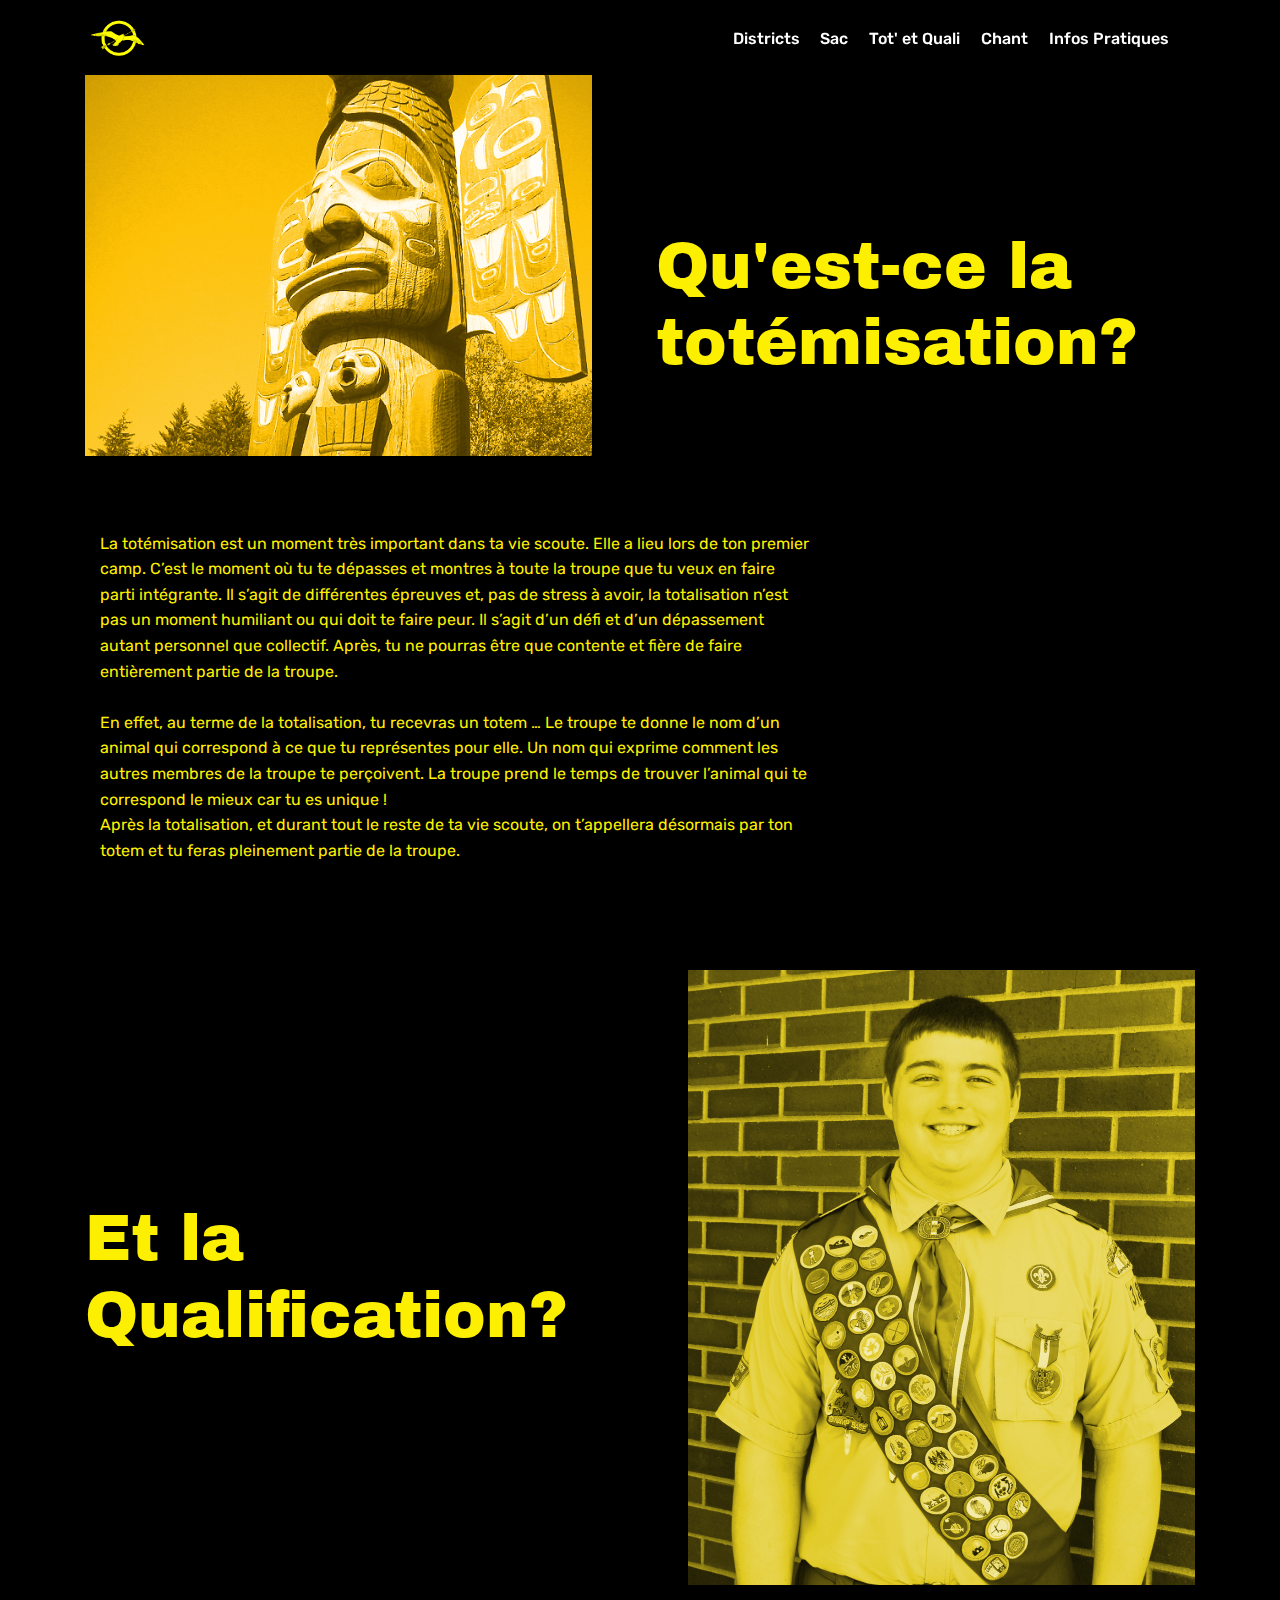
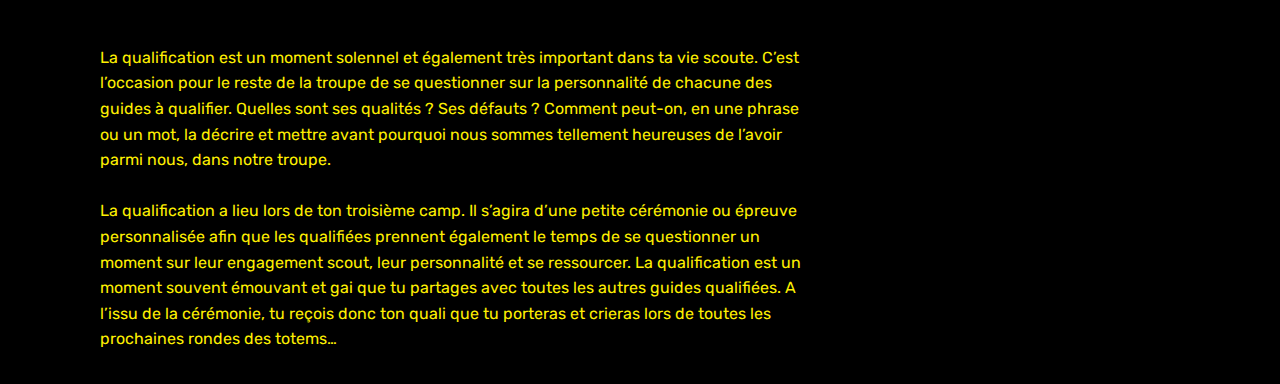
<file: page3.html>
<!DOCTYPE html>
<html >
<head>
  <!-- Site made with Mobirise Website Builder v4.7.2, https://mobirise.com -->
  <meta charset="UTF-8">
  <meta http-equiv="X-UA-Compatible" content="IE=edge">
  <meta name="generator" content="Mobirise v4.7.2, mobirise.com">
  <meta name="viewport" content="width=device-width, initial-scale=1, minimum-scale=1">
  <link rel="shortcut icon" href="assets/images/logo-122x99.png" type="image/x-icon">
  <meta name="description" content="Website Builder Description">
  <title>totémisation et qualification</title>
  <link rel="stylesheet" href="assets/web/assets/mobirise-icons/mobirise-icons.css">
  <link rel="stylesheet" href="assets/tether/tether.min.css">
  <link rel="stylesheet" href="assets/bootstrap/css/bootstrap.min.css">
  <link rel="stylesheet" href="assets/bootstrap/css/bootstrap-grid.min.css">
  <link rel="stylesheet" href="assets/bootstrap/css/bootstrap-reboot.min.css">
  <link rel="stylesheet" href="assets/dropdown/css/style.css">
  <link rel="stylesheet" href="assets/theme/css/style.css">
  <link rel="stylesheet" href="assets/mobirise/css/mbr-additional.css" type="text/css">
  
  
  
</head>
<body>
  <section class="menu cid-qQy408a8B6" once="menu" id="menu1-o">

    

    <nav class="navbar navbar-expand beta-menu navbar-dropdown align-items-center navbar-fixed-top navbar-toggleable-sm bg-color transparent">
        <button class="navbar-toggler navbar-toggler-right" type="button" data-toggle="collapse" data-target="#navbarSupportedContent" aria-controls="navbarSupportedContent" aria-expanded="false" aria-label="Toggle navigation">
            <div class="hamburger">
                <span></span>
                <span></span>
                <span></span>
                <span></span>
            </div>
        </button>
        <div class="menu-logo">
            <div class="navbar-brand">
                <span class="navbar-logo">
                    <a href="index.html">
                         <img src="assets/images/logo-122x99.png" alt="Mobirise" title="" style="height: 3.8rem;">
                    </a>
                </span>
                
            </div>
        </div>
        <div class="collapse navbar-collapse" id="navbarSupportedContent">
            <ul class="navbar-nav nav-dropdown nav-right" data-app-modern-menu="true"><li class="nav-item">
                    <a class="nav-link link text-white display-4" href="page1.html">
                        
                        Districts</a>
                </li><li class="nav-item"><a class="nav-link link text-white display-4" href="page2.html">
                        
                        Sac</a></li><li class="nav-item"><a class="nav-link link text-white display-4" href="page3.html">Tot' et Quali</a></li><li class="nav-item"><a class="nav-link link text-white display-4" href="page4.html">Chant</a></li><li class="nav-item"><a class="nav-link link text-white display-4" href="page5.html">Infos Pratiques</a></li><li class="nav-item"><a class="nav-link link text-white display-4" href="https://mobirise.com"></a></li></ul>
            
        </div>
    </nav>
</section>

<section class="engine"><a href="https://mobirise.me/c">free website builder</a></section><section class="header3 cid-qRxBaUKhuC" id="header3-q">

    

    

    <div class="container">
        <div class="media-container-row">
            <div class="mbr-figure" style="width: 100%;">
                <img src="assets/images/ketchican-totem-pole-2-600x450.png" alt="Mobirise" title="">
            </div>

            <div class="media-content">
                <h1 class="mbr-section-title mbr-white pb-3 mbr-fonts-style display-1"><br><br>Qu'est-ce la totémisation?&nbsp;</h1>
                
                <div class="mbr-section-text mbr-white pb-3 ">
                    <p class="mbr-text mbr-fonts-style display-5"></p>
                </div>
                
            </div>
        </div>
    </div>

</section>

<section class="header9 cid-qRxBmOIvvt" id="header9-r">

    

    

    <div class="container">
        <div class="media-container-column mbr-white col-md-8">
            
            
            <p class="mbr-text align-left pb-3 mbr-fonts-style display-7">La totémisation est un moment très important dans ta vie scoute. Elle a lieu lors de ton premier camp. C’est le moment où tu te dépasses et montres à toute la troupe que tu veux en faire parti intégrante. Il s’agit de différentes épreuves et, pas de stress à avoir, la totalisation n’est pas un moment humiliant ou qui doit te faire peur. Il s’agit d’un défi et d’un dépassement autant personnel que collectif. Après, tu ne pourras être que contente et fière de faire entièrement partie de la troupe. <br><br>En effet, au terme de la totalisation, tu recevras un totem … Le troupe te donne le nom d’un animal qui correspond à ce que tu représentes pour elle. Un nom qui exprime comment les autres membres de la troupe te perçoivent. La troupe prend le temps de trouver l’animal qui te correspond le mieux car tu es unique ! <br>Après la totalisation, et durant tout le reste de ta vie scoute, on t’appellera désormais par ton totem et tu feras pleinement partie de la troupe.&nbsp;<br></p>
            
        </div>
    </div>

    
</section>

<section class="header3 cid-qRxCewbpss" id="header3-s">

    

    

    <div class="container">
        <div class="media-container-row">
            <div class="mbr-figure" style="width: 100%;">
                <img src="assets/images/eagle-scout-connor-1014x1228.png" alt="Mobirise" title="">
            </div>

            <div class="media-content">
                <h1 class="mbr-section-title mbr-white pb-3 mbr-fonts-style display-1"><br><br><br>Et la&nbsp;<br>Qualification?&nbsp;</h1>
                
                <div class="mbr-section-text mbr-white pb-3 ">
                    <p class="mbr-text mbr-fonts-style display-5"></p>
                </div>
                
            </div>
        </div>
    </div>

</section>

<section class="header9 cid-qRxDVSyF9N" id="header9-w">

    

    

    <div class="container">
        <div class="media-container-column mbr-white col-md-8">
            
            
            <p class="mbr-text align-left pb-3 mbr-fonts-style display-7">La qualification est un moment solennel et également très important dans ta vie scoute. C’est l’occasion pour le reste de la troupe de se questionner sur la personnalité de chacune des guides à qualifier. Quelles sont ses qualités ? Ses défauts ? Comment peut-on, en une phrase ou un mot, la décrire et mettre avant pourquoi nous sommes tellement heureuses de l’avoir parmi nous, dans notre troupe. <br><br>La qualification a lieu lors de ton troisième camp. Il s’agira d’une petite cérémonie ou épreuve personnalisée afin que les qualifiées prennent également le temps de se questionner un moment sur leur engagement scout, leur personnalité et se ressourcer. La qualification est un moment souvent émouvant et gai que tu partages avec toutes les autres guides qualifiées. A l’issu de la cérémonie, tu reçois donc ton quali que tu porteras et crieras lors de toutes les prochaines rondes des totems…<br></p>
            
        </div>
    </div>

    
</section>


  <script src="assets/web/assets/jquery/jquery.min.js"></script>
  <script src="assets/popper/popper.min.js"></script>
  <script src="assets/tether/tether.min.js"></script>
  <script src="assets/bootstrap/js/bootstrap.min.js"></script>
  <script src="assets/smoothscroll/smooth-scroll.js"></script>
  <script src="assets/dropdown/js/script.min.js"></script>
  <script src="assets/touchswipe/jquery.touch-swipe.min.js"></script>
  <script src="assets/theme/js/script.js"></script>
  
  
</body>
</html>
</file>
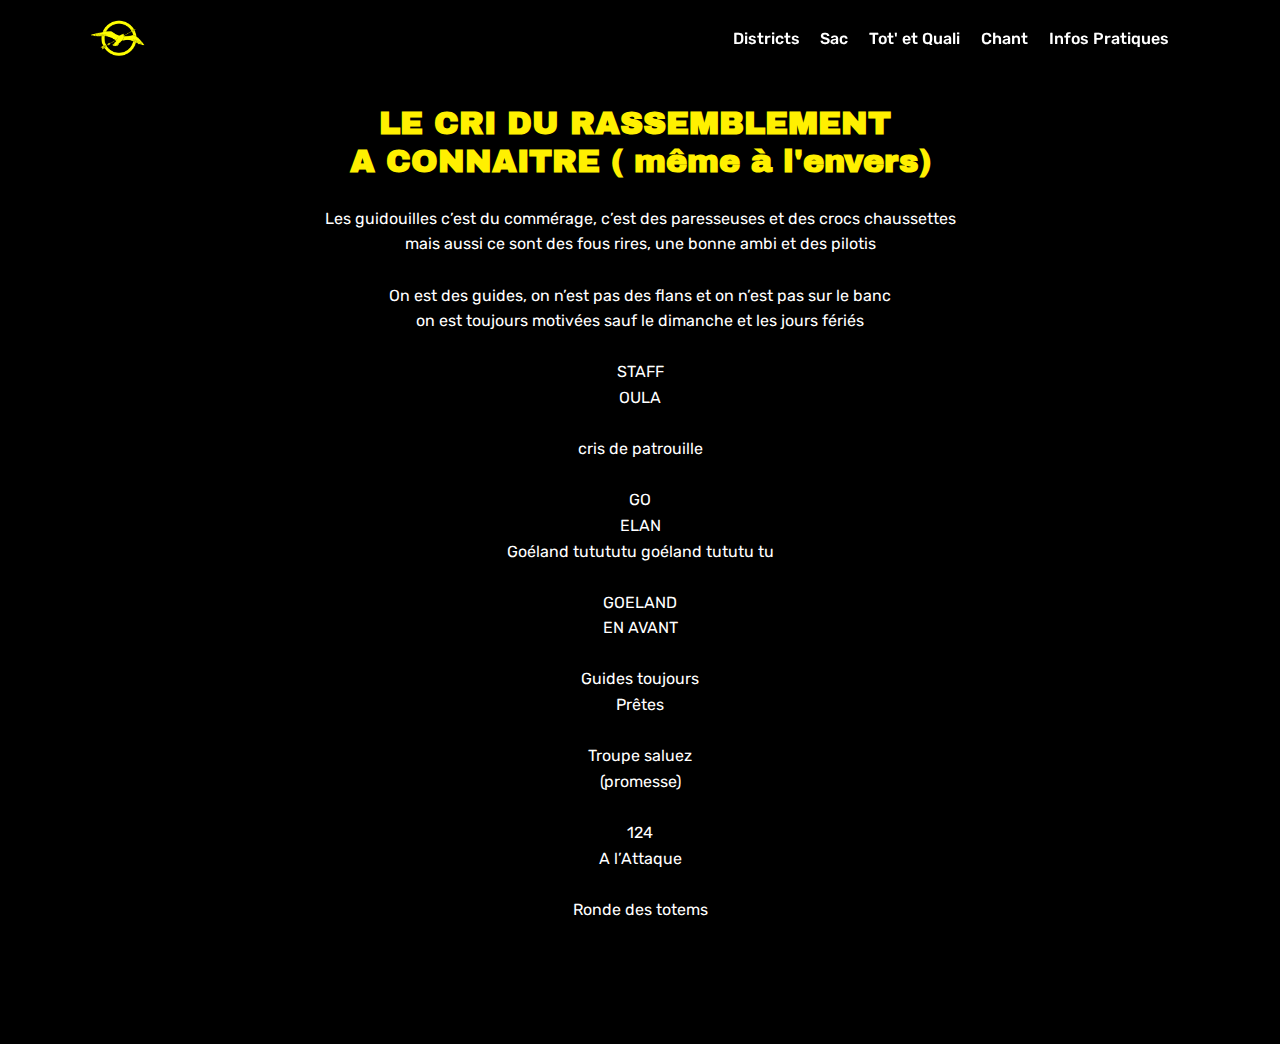
<file: page4.html>
<!DOCTYPE html>
<html >
<head>
  <!-- Site made with Mobirise Website Builder v4.7.2, https://mobirise.com -->
  <meta charset="UTF-8">
  <meta http-equiv="X-UA-Compatible" content="IE=edge">
  <meta name="generator" content="Mobirise v4.7.2, mobirise.com">
  <meta name="viewport" content="width=device-width, initial-scale=1, minimum-scale=1">
  <link rel="shortcut icon" href="assets/images/logo-122x99.png" type="image/x-icon">
  <meta name="description" content="Site Creator Description">
  <title>chant du rassemblement</title>
  <link rel="stylesheet" href="assets/web/assets/mobirise-icons/mobirise-icons.css">
  <link rel="stylesheet" href="assets/tether/tether.min.css">
  <link rel="stylesheet" href="assets/bootstrap/css/bootstrap.min.css">
  <link rel="stylesheet" href="assets/bootstrap/css/bootstrap-grid.min.css">
  <link rel="stylesheet" href="assets/bootstrap/css/bootstrap-reboot.min.css">
  <link rel="stylesheet" href="assets/dropdown/css/style.css">
  <link rel="stylesheet" href="assets/theme/css/style.css">
  <link rel="stylesheet" href="assets/mobirise/css/mbr-additional.css" type="text/css">
  
  
  
</head>
<body>
  <section class="menu cid-qQy408a8B6" once="menu" id="menu1-t">

    

    <nav class="navbar navbar-expand beta-menu navbar-dropdown align-items-center navbar-fixed-top navbar-toggleable-sm bg-color transparent">
        <button class="navbar-toggler navbar-toggler-right" type="button" data-toggle="collapse" data-target="#navbarSupportedContent" aria-controls="navbarSupportedContent" aria-expanded="false" aria-label="Toggle navigation">
            <div class="hamburger">
                <span></span>
                <span></span>
                <span></span>
                <span></span>
            </div>
        </button>
        <div class="menu-logo">
            <div class="navbar-brand">
                <span class="navbar-logo">
                    <a href="index.html">
                         <img src="assets/images/logo-122x99.png" alt="Mobirise" title="" style="height: 3.8rem;">
                    </a>
                </span>
                
            </div>
        </div>
        <div class="collapse navbar-collapse" id="navbarSupportedContent">
            <ul class="navbar-nav nav-dropdown nav-right" data-app-modern-menu="true"><li class="nav-item">
                    <a class="nav-link link text-white display-4" href="page1.html">
                        
                        Districts</a>
                </li><li class="nav-item"><a class="nav-link link text-white display-4" href="page2.html">
                        
                        Sac</a></li><li class="nav-item"><a class="nav-link link text-white display-4" href="page3.html">Tot' et Quali</a></li><li class="nav-item"><a class="nav-link link text-white display-4" href="page4.html">Chant</a></li><li class="nav-item"><a class="nav-link link text-white display-4" href="page5.html">Infos Pratiques</a></li><li class="nav-item"><a class="nav-link link text-white display-4" href="https://mobirise.com"></a></li></ul>
            
        </div>
    </nav>
</section>

<section class="engine"><a href="https://mobirise.me/v">html templates</a></section><section class="cid-qRxCDofa2g" id="header2-v">

    

    

    <div class="container align-center">
        <div class="row justify-content-md-center">
            <div class="mbr-white col-md-10">
                <h1 class="mbr-section-title mbr-bold pb-3 mbr-fonts-style display-2">LE CRI DU RASSEMBLEMENT&nbsp;<div>A CONNAITRE ( même à l'envers)</div></h1>
                
                <p class="mbr-text pb-3 mbr-fonts-style display-7">Les guidouilles c’est du commérage, c’est des paresseuses  et des crocs chaussettes <br>mais aussi ce sont des fous rires, une bonne ambi et des pilotis <br><br>On est des guides, on n’est pas des flans et on n’est pas sur le banc<br>on est toujours motivées sauf le dimanche et les jours fériés <br><br>STAFF<br>OULA<br><br>cris de patrouille<br><br>GO<br>ELAN<br>Goéland tutututu goéland tututu tu <br><br>GOELAND<br>EN AVANT <br><br>Guides toujours<br>Prêtes <br><br>Troupe saluez<br>(promesse)<br><br>124<br>A l’Attaque <br><br>Ronde des totems<br></p>
                
            </div>
        </div>
    </div>
    
</section>


  <script src="assets/web/assets/jquery/jquery.min.js"></script>
  <script src="assets/popper/popper.min.js"></script>
  <script src="assets/tether/tether.min.js"></script>
  <script src="assets/bootstrap/js/bootstrap.min.js"></script>
  <script src="assets/smoothscroll/smooth-scroll.js"></script>
  <script src="assets/dropdown/js/script.min.js"></script>
  <script src="assets/touchswipe/jquery.touch-swipe.min.js"></script>
  <script src="assets/theme/js/script.js"></script>
  
  
</body>
</html>
</file>
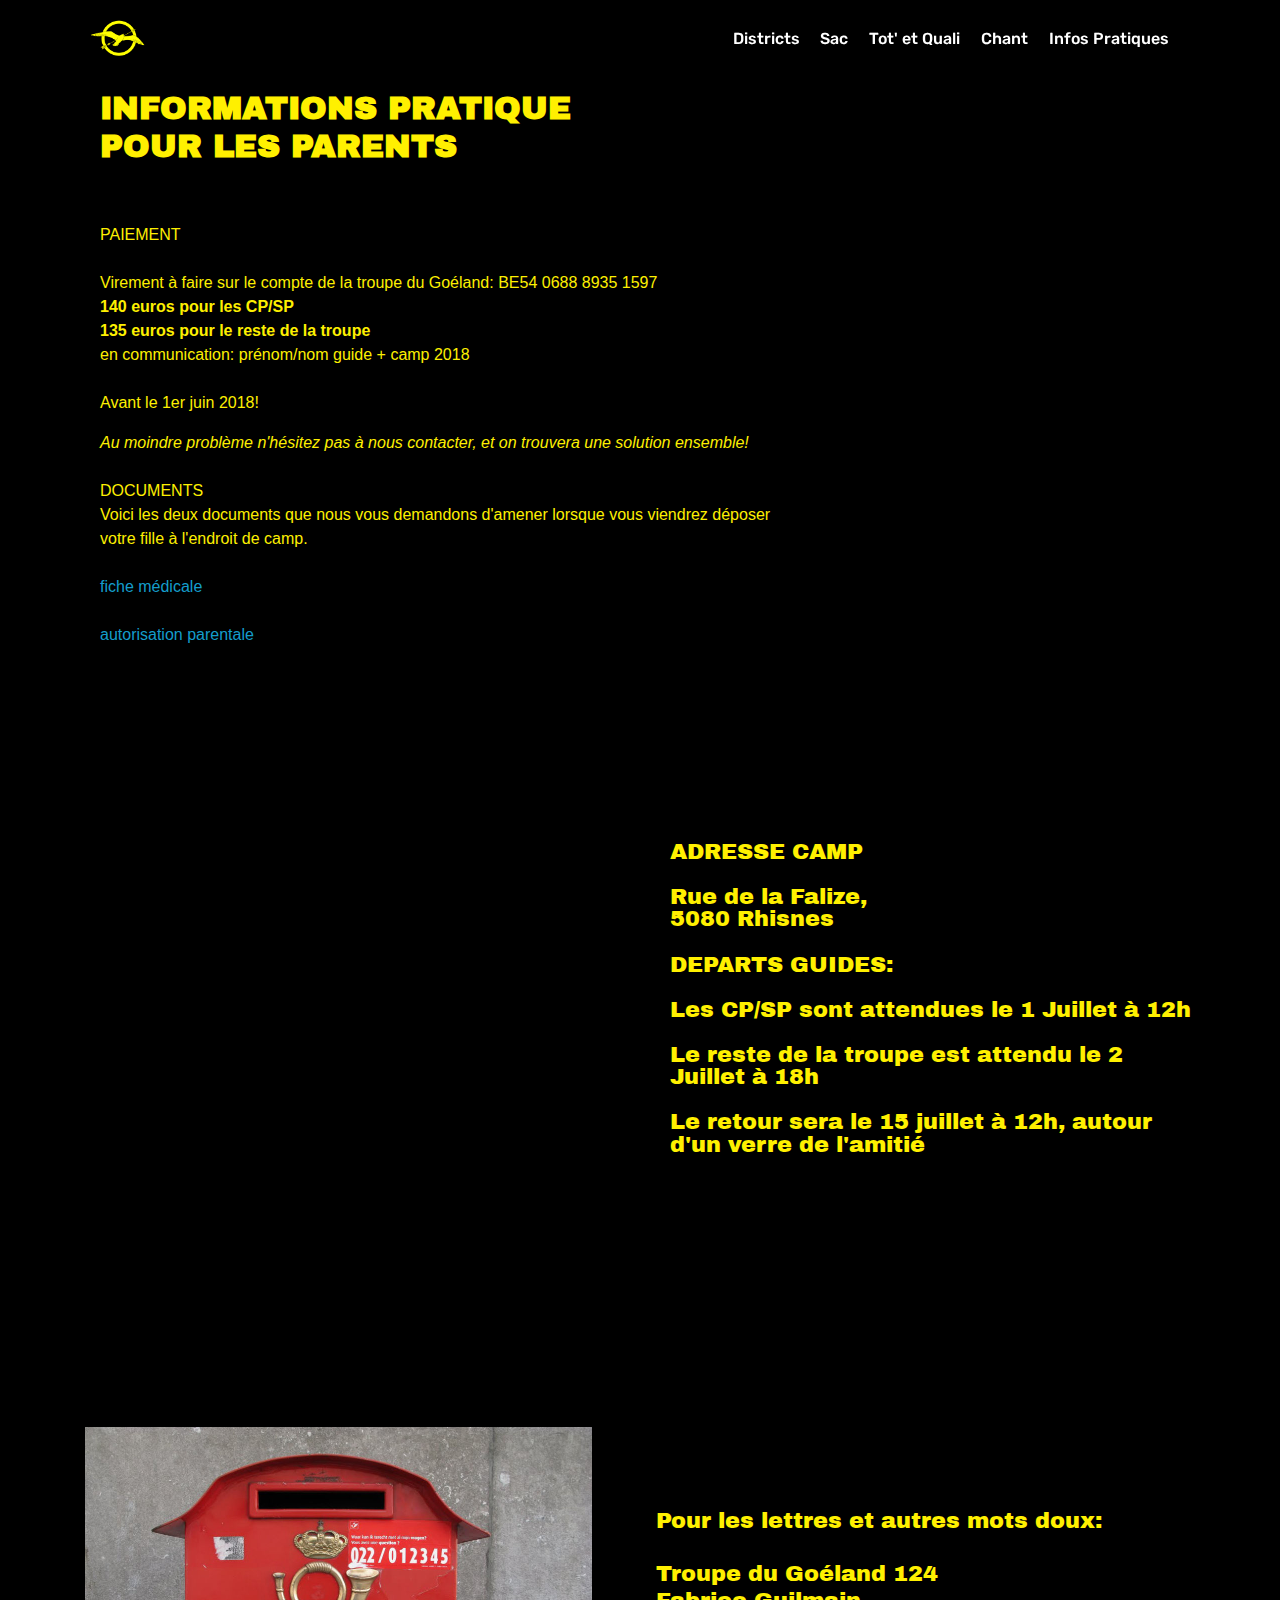
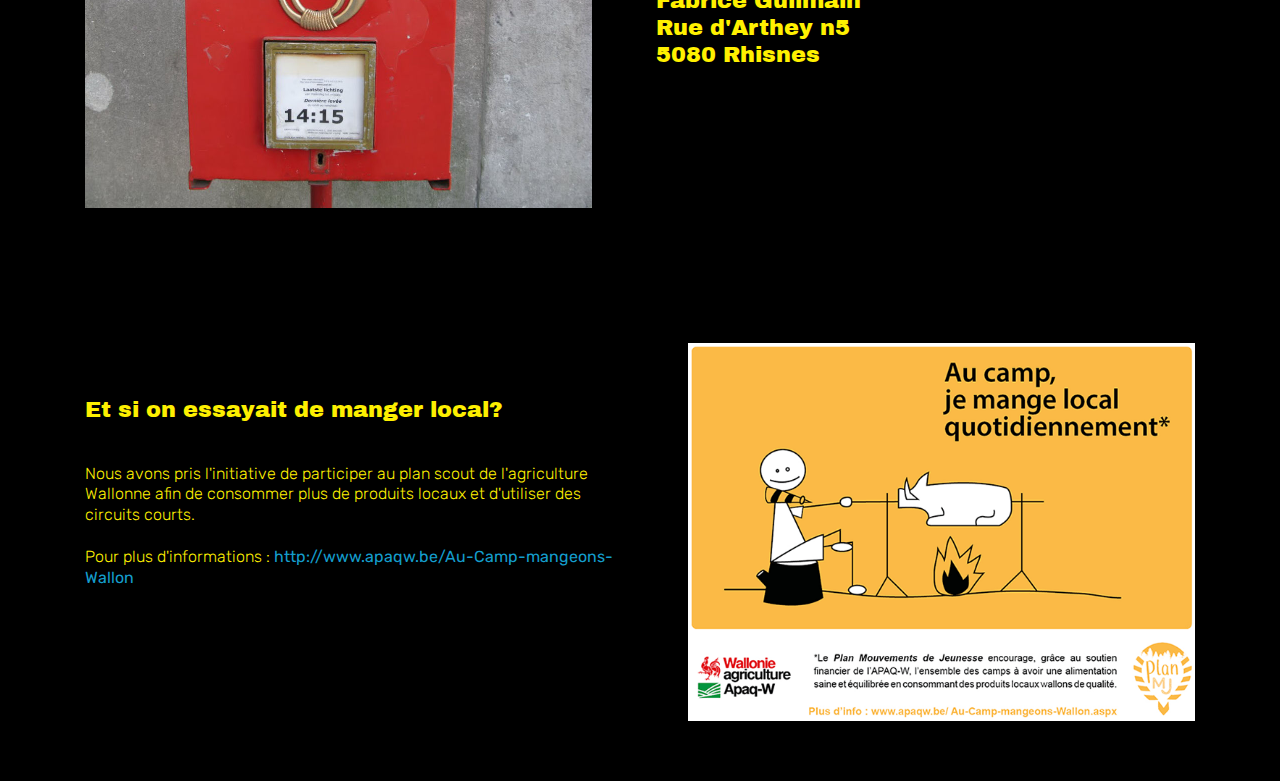
<file: page5.html>
<!DOCTYPE html>
<html >
<head>
  <!-- Site made with Mobirise Website Builder v4.7.2, https://mobirise.com -->
  <meta charset="UTF-8">
  <meta http-equiv="X-UA-Compatible" content="IE=edge">
  <meta name="generator" content="Mobirise v4.7.2, mobirise.com">
  <meta name="viewport" content="width=device-width, initial-scale=1, minimum-scale=1">
  <link rel="shortcut icon" href="assets/images/logo-122x99.png" type="image/x-icon">
  <meta name="description" content="Website Creator Description">
  <title>Infos</title>
  <link rel="stylesheet" href="assets/web/assets/mobirise-icons/mobirise-icons.css">
  <link rel="stylesheet" href="assets/tether/tether.min.css">
  <link rel="stylesheet" href="assets/bootstrap/css/bootstrap.min.css">
  <link rel="stylesheet" href="assets/bootstrap/css/bootstrap-grid.min.css">
  <link rel="stylesheet" href="assets/bootstrap/css/bootstrap-reboot.min.css">
  <link rel="stylesheet" href="assets/dropdown/css/style.css">
  <link rel="stylesheet" href="assets/theme/css/style.css">
  <link rel="stylesheet" href="assets/mobirise/css/mbr-additional.css" type="text/css">
  
  
  
</head>
<body>
  <section class="menu cid-qQy408a8B6" once="menu" id="menu1-x">

    

    <nav class="navbar navbar-expand beta-menu navbar-dropdown align-items-center navbar-fixed-top navbar-toggleable-sm bg-color transparent">
        <button class="navbar-toggler navbar-toggler-right" type="button" data-toggle="collapse" data-target="#navbarSupportedContent" aria-controls="navbarSupportedContent" aria-expanded="false" aria-label="Toggle navigation">
            <div class="hamburger">
                <span></span>
                <span></span>
                <span></span>
                <span></span>
            </div>
        </button>
        <div class="menu-logo">
            <div class="navbar-brand">
                <span class="navbar-logo">
                    <a href="index.html">
                         <img src="assets/images/logo-122x99.png" alt="Mobirise" title="" style="height: 3.8rem;">
                    </a>
                </span>
                
            </div>
        </div>
        <div class="collapse navbar-collapse" id="navbarSupportedContent">
            <ul class="navbar-nav nav-dropdown nav-right" data-app-modern-menu="true"><li class="nav-item">
                    <a class="nav-link link text-white display-4" href="page1.html">
                        
                        Districts</a>
                </li><li class="nav-item"><a class="nav-link link text-white display-4" href="page2.html">
                        
                        Sac</a></li><li class="nav-item"><a class="nav-link link text-white display-4" href="page3.html">Tot' et Quali</a></li><li class="nav-item"><a class="nav-link link text-white display-4" href="page4.html">Chant</a></li><li class="nav-item"><a class="nav-link link text-white display-4" href="page5.html">Infos Pratiques</a></li><li class="nav-item"><a class="nav-link link text-white display-4" href="https://mobirise.com"></a></li></ul>
            
        </div>
    </nav>
</section>

<section class="engine"><a href="https://mobirise.me/g">build a website</a></section><section class="header9 cid-qRxF776MB2" id="header9-z">

    

    

    <div class="container">
        <div class="media-container-column mbr-white col-md-8">
            <h1 class="mbr-section-title align-left mbr-bold pb-3 mbr-fonts-style display-2">INFORMATIONS PRATIQUE <br>POUR LES PARENTS</h1>
            
            <p class="mbr-text align-left pb-3 mbr-fonts-style display-7"></p><p>PAIEMENT&nbsp;<br><br>Virement à faire sur le compte de la troupe du Goéland: BE54 0688 8935 1597<br><strong>140 euros pour les CP/SP<br>135 euros pour le reste de la troupe</strong><br>en communication: prénom/nom guide + camp 2018&nbsp;<strong><br></strong><br>Avant le 1er juin 2018!&nbsp;</p><p><em>Au moindre problème n'hésitez pas à nous contacter, et on trouvera une solution ensemble!&nbsp;</em><br><br>DOCUMENTS&nbsp;<br>Voici les deux documents que nous vous demandons d'amener lorsque vous viendrez déposer votre fille à l'endroit de camp.&nbsp;<br><br><a href="assets/files/fiche_médicale.pdf" target="_blank">fiche médicale</a><br><br><a href="assets/files/autorisation_parentale.pdf" target="_blank">autorisation parentale</a><br><br><br><br></p><p></p>
            
        </div>
    </div>

    
</section>

<section class="mbr-section form4 cid-qRxGWKpdOp" id="form4-10">

    

    
    <div class="container">
        <div class="row">
            <div class="col-md-6">
                <div class="google-map"><iframe frameborder="0" style="border:0" src="https://www.google.com/maps/embed/v1/place?key=AIzaSyA0Dx_boXQiwvdz8sJHoYeZNVTdoWONYkU&amp;q=place_id:ChIJM_en1XmcwUcRWYkpfQe_Tmk" allowfullscreen=""></iframe></div>
            </div>
            <div class="col-md-6">
                <h2 class="pb-3 align-left mbr-fonts-style display-5">ADRESSE CAMP<br><br>Rue de la Falize, <br>5080 Rhisnes</h2>
                <div>
                    <div class="icon-block pb-3">
                        
                        <h4 class="icon-block__title align-left mbr-fonts-style display-5"><span style="font-style: normal;">DEPARTS GUIDES:&nbsp;<br><br>Les CP/SP sont attendues le 1 Juillet à 12h<br><br>Le reste de la troupe est attendu le 2 Juillet à 18h<br><br>Le retour sera le 15 juillet à 12h, autour d'un verre de l'amitié</span></h4>
                    </div>
                    <div class="icon-contacts pb-3">
                        <h5 class="align-left mbr-fonts-style display-7"><br><div>&nbsp;<br><br></div></h5>
                        <p class="mbr-text align-left mbr-fonts-style display-7"></p>
                    </div>
                </div>
                
            </div>
        </div>
    </div>
</section>

<section class="header3 cid-qRxIpFMC2x" id="header3-11">

    

    

    <div class="container">
        <div class="media-container-row">
            <div class="mbr-figure" style="width: 100%;">
                <img src="assets/images/88254335-1014x761.jpg" alt="Mobirise" title="">
            </div>

            <div class="media-content">
                <h1 class="mbr-section-title mbr-white pb-3 mbr-fonts-style display-5"><br><br><br><div>Pour les lettres et autres mots doux:&nbsp;</div><div><br></div><div>Troupe du Goéland 124</div><div>Fabrice Guilmain&nbsp;</div><div>Rue d'Arthey n5</div><div>5080 Rhisnes</div></h1>
                
                <div class="mbr-section-text mbr-white pb-3 ">
                    <p class="mbr-text mbr-fonts-style display-5"></p>
                </div>
                
            </div>
        </div>
    </div>

</section>

<section class="header3 cid-qRxJii2ZIz" id="header3-13">

    

    

    <div class="container">
        <div class="media-container-row">
            <div class="mbr-figure" style="width: 100%;">
                <img src="assets/images/camwalvis17-700x522.png" alt="Mobirise" title="">
            </div>

            <div class="media-content">
                <h1 class="mbr-section-title mbr-white pb-3 mbr-fonts-style display-5"><p><br><br>Et si on essayait de manger local?&nbsp;<br></p></h1>
                <h3 class="mbr-section-subtitle align-left mbr-white mbr-light pb-3 mbr-fonts-style display-7">Nous avons pris l'initiative de participer au plan scout de l'agriculture Wallonne afin de consommer plus de produits locaux et d'utiliser des circuits courts.&nbsp;<div><br></div><div>Pour plus d'informations : <a href="http://www.apaqw.be/Au-Camp-mangeons-Wallon">http://www.apaqw.be/Au-Camp-mangeons-Wallon</a></div></h3>
                <div class="mbr-section-text mbr-white pb-3 ">
                    <p class="mbr-text mbr-fonts-style display-5"></p>
                </div>
                
            </div>
        </div>
    </div>

</section>


  <script src="assets/web/assets/jquery/jquery.min.js"></script>
  <script src="assets/popper/popper.min.js"></script>
  <script src="assets/tether/tether.min.js"></script>
  <script src="assets/bootstrap/js/bootstrap.min.js"></script>
  <script src="assets/smoothscroll/smooth-scroll.js"></script>
  <script src="assets/dropdown/js/script.min.js"></script>
  <script src="assets/touchswipe/jquery.touch-swipe.min.js"></script>
  <script src="assets/theme/js/script.js"></script>
  <script src="assets/formoid/formoid.min.js"></script>
  
  
</body>
</html>
</file>
<file: assets/web/assets/mobirise-icons/mobirise-icons.css>
@font-face {
  font-family: 'MobiriseIcons';
  src:  url('mobirise-icons.eot?spat4u');
  src:  url('mobirise-icons.eot?spat4u#iefix') format('embedded-opentype'),
    url('mobirise-icons.ttf?spat4u') format('truetype'),
    url('mobirise-icons.woff?spat4u') format('woff'),
    url('mobirise-icons.svg?spat4u#MobiriseIcons') format('svg');
  font-weight: normal;
  font-style: normal;
}

[class^="mbri-"], [class*=" mbri-"] {
  /* use !important to prevent issues with browser extensions that change fonts */
  font-family: MobiriseIcons !important;
  speak: none;
  font-style: normal;
  font-weight: normal;
  font-variant: normal;
  text-transform: none;
  line-height: 1;

  /* Better Font Rendering =========== */
  -webkit-font-smoothing: antialiased;
  -moz-osx-font-smoothing: grayscale;
}

.mbri-add-submenu:before {
  content: "\e900";
}
.mbri-alert:before {
  content: "\e901";
}
.mbri-align-center:before {
  content: "\e902";
}
.mbri-align-justify:before {
  content: "\e903";
}
.mbri-align-left:before {
  content: "\e904";
}
.mbri-align-right:before {
  content: "\e905";
}
.mbri-android:before {
  content: "\e906";
}
.mbri-apple:before {
  content: "\e907";
}
.mbri-arrow-down:before {
  content: "\e908";
}
.mbri-arrow-next:before {
  content: "\e909";
}
.mbri-arrow-prev:before {
  content: "\e90a";
}
.mbri-arrow-up:before {
  content: "\e90b";
}
.mbri-bold:before {
  content: "\e90c";
}
.mbri-bookmark:before {
  content: "\e90d";
}
.mbri-bootstrap:before {
  content: "\e90e";
}
.mbri-briefcase:before {
  content: "\e90f";
}
.mbri-browse:before {
  content: "\e910";
}
.mbri-bulleted-list:before {
  content: "\e911";
}
.mbri-calendar:before {
  content: "\e912";
}
.mbri-camera:before {
  content: "\e913";
}
.mbri-cart-add:before {
  content: "\e914";
}
.mbri-cart-full:before {
  content: "\e915";
}
.mbri-cash:before {
  content: "\e916";
}
.mbri-change-style:before {
  content: "\e917";
}
.mbri-chat:before {
  content: "\e918";
}
.mbri-clock:before {
  content: "\e919";
}
.mbri-close:before {
  content: "\e91a";
}
.mbri-cloud:before {
  content: "\e91b";
}
.mbri-code:before {
  content: "\e91c";
}
.mbri-contact-form:before {
  content: "\e91d";
}
.mbri-credit-card:before {
  content: "\e91e";
}
.mbri-cursor-click:before {
  content: "\e91f";
}
.mbri-cust-feedback:before {
  content: "\e920";
}
.mbri-database:before {
  content: "\e921";
}
.mbri-delivery:before {
  content: "\e922";
}
.mbri-desktop:before {
  content: "\e923";
}
.mbri-devices:before {
  content: "\e924";
}
.mbri-down:before {
  content: "\e925";
}
.mbri-download:before {
  content: "\e989";
}
.mbri-drag-n-drop:before {
  content: "\e927";
}
.mbri-drag-n-drop2:before {
  content: "\e928";
}
.mbri-edit:before {
  content: "\e929";
}
.mbri-edit2:before {
  content: "\e92a";
}
.mbri-error:before {
  content: "\e92b";
}
.mbri-extension:before {
  content: "\e92c";
}
.mbri-features:before {
  content: "\e92d";
}
.mbri-file:before {
  content: "\e92e";
}
.mbri-flag:before {
  content: "\e92f";
}
.mbri-folder:before {
  content: "\e930";
}
.mbri-gift:before {
  content: "\e931";
}
.mbri-github:before {
  content: "\e932";
}
.mbri-globe:before {
  content: "\e933";
}
.mbri-globe-2:before {
  content: "\e934";
}
.mbri-growing-chart:before {
  content: "\e935";
}
.mbri-hearth:before {
  content: "\e936";
}
.mbri-help:before {
  content: "\e937";
}
.mbri-home:before {
  content: "\e938";
}
.mbri-hot-cup:before {
  content: "\e939";
}
.mbri-idea:before {
  content: "\e93a";
}
.mbri-image-gallery:before {
  content: "\e93b";
}
.mbri-image-slider:before {
  content: "\e93c";
}
.mbri-info:before {
  content: "\e93d";
}
.mbri-italic:before {
  content: "\e93e";
}
.mbri-key:before {
  content: "\e93f";
}
.mbri-laptop:before {
  content: "\e940";
}
.mbri-layers:before {
  content: "\e941";
}
.mbri-left-right:before {
  content: "\e942";
}
.mbri-left:before {
  content: "\e943";
}
.mbri-letter:before {
  content: "\e944";
}
.mbri-like:before {
  content: "\e945";
}
.mbri-link:before {
  content: "\e946";
}
.mbri-lock:before {
  content: "\e947";
}
.mbri-login:before {
  content: "\e948";
}
.mbri-logout:before {
  content: "\e949";
}
.mbri-magic-stick:before {
  content: "\e94a";
}
.mbri-map-pin:before {
  content: "\e94b";
}
.mbri-menu:before {
  content: "\e94c";
}
.mbri-mobile:before {
  content: "\e94d";
}
.mbri-mobile2:before {
  content: "\e94e";
}
.mbri-mobirise:before {
  content: "\e94f";
}
.mbri-more-horizontal:before {
  content: "\e950";
}
.mbri-more-vertical:before {
  content: "\e951";
}
.mbri-music:before {
  content: "\e952";
}
.mbri-new-file:before {
  content: "\e953";
}
.mbri-numbered-list:before {
  content: "\e954";
}
.mbri-opened-folder:before {
  content: "\e955";
}
.mbri-pages:before {
  content: "\e956";
}
.mbri-paper-plane:before {
  content: "\e957";
}
.mbri-paperclip:before {
  content: "\e958";
}
.mbri-photo:before {
  content: "\e959";
}
.mbri-photos:before {
  content: "\e95a";
}
.mbri-pin:before {
  content: "\e95b";
}
.mbri-play:before {
  content: "\e95c";
}
.mbri-plus:before {
  content: "\e95d";
}
.mbri-preview:before {
  content: "\e95e";
}
.mbri-print:before {
  content: "\e95f";
}
.mbri-protect:before {
  content: "\e960";
}
.mbri-question:before {
  content: "\e961";
}
.mbri-quote-left:before {
  content: "\e962";
}
.mbri-quote-right:before {
  content: "\e963";
}
.mbri-refresh:before {
  content: "\e964";
}
.mbri-responsive:before {
  content: "\e965";
}
.mbri-right:before {
  content: "\e966";
}
.mbri-rocket:before {
  content: "\e967";
}
.mbri-sad-face:before {
  content: "\e968";
}
.mbri-sale:before {
  content: "\e969";
}
.mbri-save:before {
  content: "\e96a";
}
.mbri-search:before {
  content: "\e96b";
}
.mbri-setting:before {
  content: "\e96c";
}
.mbri-setting2:before {
  content: "\e96d";
}
.mbri-setting3:before {
  content: "\e96e";
}
.mbri-share:before {
  content: "\e96f";
}
.mbri-shopping-bag:before {
  content: "\e970";
}
.mbri-shopping-basket:before {
  content: "\e971";
}
.mbri-shopping-cart:before {
  content: "\e972";
}
.mbri-sites:before {
  content: "\e973";
}
.mbri-smile-face:before {
  content: "\e974";
}
.mbri-speed:before {
  content: "\e975";
}
.mbri-star:before {
  content: "\e976";
}
.mbri-success:before {
  content: "\e977";
}
.mbri-sun:before {
  content: "\e978";
}
.mbri-sun2:before {
  content: "\e979";
}
.mbri-tablet:before {
  content: "\e97a";
}
.mbri-tablet-vertical:before {
  content: "\e97b";
}
.mbri-target:before {
  content: "\e97c";
}
.mbri-timer:before {
  content: "\e97d";
}
.mbri-to-ftp:before {
  content: "\e97e";
}
.mbri-to-local-drive:before {
  content: "\e97f";
}
.mbri-touch-swipe:before {
  content: "\e980";
}
.mbri-touch:before {
  content: "\e981";
}
.mbri-trash:before {
  content: "\e982";
}
.mbri-underline:before {
  content: "\e983";
}
.mbri-unlink:before {
  content: "\e984";
}
.mbri-unlock:before {
  content: "\e985";
}
.mbri-up-down:before {
  content: "\e986";
}
.mbri-up:before {
  content: "\e987";
}
.mbri-update:before {
  content: "\e988";
}
.mbri-upload:before {
 content: "\e926"; 
}
.mbri-user:before {
  content: "\e98a";
}
.mbri-user2:before {
  content: "\e98b";
}
.mbri-users:before {
  content: "\e98c";
}
.mbri-video:before {
  content: "\e98d";
}
.mbri-video-play:before {
  content: "\e98e";
}
.mbri-watch:before {
  content: "\e98f";
}
.mbri-website-theme:before {
  content: "\e990";
}
.mbri-wifi:before {
  content: "\e991";
}
.mbri-windows:before {
  content: "\e992";
}
.mbri-zoom-out:before {
  content: "\e993";
}
.mbri-redo:before {
  content: "\e994";
}
.mbri-undo:before {
  content: "\e995";
}
</file>
<file: assets/dropdown/css/style.css>
.navbar-dropdown {
  left: 0;
  padding: 0;
  position: absolute;
  right: 0;
  top: 0;
  transition: all 0.45s ease;
  z-index: 1030;
  background: #282828; }
  .navbar-dropdown .navbar-logo {
    margin-right: 0.8rem;
    transition: margin 0.3s ease-in-out;
    vertical-align: middle; }
    .navbar-dropdown .navbar-logo img {
      height: 3.125rem;
      transition: all 0.3s ease-in-out; }
    .navbar-dropdown .navbar-logo.mbr-iconfont {
      font-size: 3.125rem;
      line-height: 3.125rem; }
  .navbar-dropdown .navbar-caption {
    font-weight: 700;
    white-space: normal;
    vertical-align: -4px;
    line-height: 3.125rem !important; }
    .navbar-dropdown .navbar-caption, .navbar-dropdown .navbar-caption:hover {
      color: inherit;
      text-decoration: none; }
  .navbar-dropdown .mbr-iconfont + .navbar-caption {
    vertical-align: -1px; }
  .navbar-dropdown.navbar-fixed-top {
    position: fixed; }
  .navbar-dropdown .navbar-brand span {
    vertical-align: -4px; }
  .navbar-dropdown.bg-color.transparent {
    background: none; }
  .navbar-dropdown.navbar-short .navbar-brand {
    padding: 0.625rem 0; }
    .navbar-dropdown.navbar-short .navbar-brand span {
      vertical-align: -1px; }
  .navbar-dropdown.navbar-short .navbar-caption {
    line-height: 2.375rem !important;
    vertical-align: -2px; }
  .navbar-dropdown.navbar-short .navbar-logo {
    margin-right: 0.5rem; }
    .navbar-dropdown.navbar-short .navbar-logo img {
      height: 2.375rem; }
    .navbar-dropdown.navbar-short .navbar-logo.mbr-iconfont {
      font-size: 2.375rem;
      line-height: 2.375rem; }
  .navbar-dropdown.navbar-short .mbr-table-cell {
    height: 3.625rem; }
  .navbar-dropdown .navbar-close {
    left: 0.6875rem;
    position: fixed;
    top: 0.75rem;
    z-index: 1000; }
  .navbar-dropdown .hamburger-icon {
    content: "";
    display: inline-block;
    vertical-align: middle;
    width: 16px;
    -webkit-box-shadow: 0 -6px 0 1px #282828,0 0 0 1px #282828,0 6px 0 1px #282828;
    -moz-box-shadow: 0 -6px 0 1px #282828,0 0 0 1px #282828,0 6px 0 1px #282828;
    box-shadow: 0 -6px 0 1px #282828,0 0 0 1px #282828,0 6px 0 1px #282828; }

.dropdown-menu .dropdown-toggle[data-toggle="dropdown-submenu"]::after {
  border-bottom: 0.35em solid transparent;
  border-left: 0.35em solid;
  border-right: 0;
  border-top: 0.35em solid transparent;
  margin-left: 0.3rem; }

.dropdown-menu .dropdown-item:focus {
  outline: 0; }

.nav-dropdown {
  font-size: 0.75rem;
  font-weight: 500;
  height: auto !important; }
  .nav-dropdown .nav-btn {
    padding-left: 1rem; }
  .nav-dropdown .link {
    margin: .667em 1.667em;
    font-weight: 500;
    padding: 0;
    transition: color .2s ease-in-out; }
    .nav-dropdown .link.dropdown-toggle {
      margin-right: 2.583em; }
      .nav-dropdown .link.dropdown-toggle::after {
        margin-left: .25rem;
        border-top: 0.35em solid;
        border-right: 0.35em solid transparent;
        border-left: 0.35em solid transparent;
        border-bottom: 0; }
      .nav-dropdown .link.dropdown-toggle[aria-expanded="true"] {
        margin: 0;
        padding: 0.667em 3.263em  0.667em 1.667em; }
  .nav-dropdown .link::after,
  .nav-dropdown .dropdown-item::after {
    color: inherit; }
  .nav-dropdown .btn {
    font-size: 0.75rem;
    font-weight: 700;
    letter-spacing: 0;
    margin-bottom: 0;
    padding-left: 1.25rem;
    padding-right: 1.25rem; }
  .nav-dropdown .dropdown-menu {
    border-radius: 0;
    border: 0;
    left: 0;
    margin: 0;
    padding-bottom: 1.25rem;
    padding-top: 1.25rem;
    position: relative; }
  .nav-dropdown .dropdown-submenu {
    margin-left: 0.125rem;
    top: 0; }
  .nav-dropdown .dropdown-item {
    font-weight: 500;
    line-height: 2;
    padding: 0.3846em 4.615em 0.3846em 1.5385em;
    position: relative;
    transition: color .2s ease-in-out, background-color .2s ease-in-out; }
    .nav-dropdown .dropdown-item::after {
      margin-top: -0.3077em;
      position: absolute;
      right: 1.1538em;
      top: 50%; }
    .nav-dropdown .dropdown-item:focus, .nav-dropdown .dropdown-item:hover {
      background: none; }

@media (max-width: 767px) {
  .nav-dropdown.navbar-toggleable-sm {
    bottom: 0;
    display: none;
    left: 0;
    overflow-x: hidden;
    position: fixed;
    top: 0;
    transform: translateX(-100%);
    -ms-transform: translateX(-100%);
    -webkit-transform: translateX(-100%);
    width: 18.75rem;
    z-index: 999; } }
.nav-dropdown.navbar-toggleable-xl {
  bottom: 0;
  display: none;
  left: 0;
  overflow-x: hidden;
  position: fixed;
  top: 0;
  transform: translateX(-100%);
  -ms-transform: translateX(-100%);
  -webkit-transform: translateX(-100%);
  width: 18.75rem;
  z-index: 999; }

.nav-dropdown-sm {
  display: block !important;
  overflow-x: hidden;
  overflow: auto;
  padding-top: 3.875rem; }
  .nav-dropdown-sm::after {
    content: "";
    display: block;
    height: 3rem;
    width: 100%; }
  .nav-dropdown-sm.collapse.in ~ .navbar-close {
    display: block !important; }
  .nav-dropdown-sm.collapsing, .nav-dropdown-sm.collapse.in {
    transform: translateX(0);
    -ms-transform: translateX(0);
    -webkit-transform: translateX(0);
    transition: all 0.25s ease-out;
    -webkit-transition: all 0.25s ease-out;
    background: #282828; }
  .nav-dropdown-sm.collapsing[aria-expanded="false"] {
    transform: translateX(-100%);
    -ms-transform: translateX(-100%);
    -webkit-transform: translateX(-100%); }
  .nav-dropdown-sm .nav-item {
    display: block;
    margin-left: 0 !important;
    padding-left: 0; }
  .nav-dropdown-sm .link,
  .nav-dropdown-sm .dropdown-item {
    border-top: 1px dotted rgba(255, 255, 255, 0.1);
    font-size: 0.8125rem;
    line-height: 1.6;
    margin: 0 !important;
    padding: 0.875rem 2.4rem 0.875rem 1.5625rem !important;
    position: relative;
    white-space: normal; }
    .nav-dropdown-sm .link:focus, .nav-dropdown-sm .link:hover,
    .nav-dropdown-sm .dropdown-item:focus,
    .nav-dropdown-sm .dropdown-item:hover {
      background: rgba(0, 0, 0, 0.2) !important;
      color: #c0a375; }
  .nav-dropdown-sm .nav-btn {
    position: relative;
    padding: 1.5625rem 1.5625rem 0 1.5625rem; }
    .nav-dropdown-sm .nav-btn::before {
      border-top: 1px dotted rgba(255, 255, 255, 0.1);
      content: "";
      left: 0;
      position: absolute;
      top: 0;
      width: 100%; }
    .nav-dropdown-sm .nav-btn + .nav-btn {
      padding-top: 0.625rem; }
      .nav-dropdown-sm .nav-btn + .nav-btn::before {
        display: none; }
  .nav-dropdown-sm .btn {
    padding: 0.625rem 0; }
  .nav-dropdown-sm .dropdown-toggle[data-toggle="dropdown-submenu"]::after {
    margin-left: .25rem;
    border-top: 0.35em solid;
    border-right: 0.35em solid transparent;
    border-left: 0.35em solid transparent;
    border-bottom: 0; }
  .nav-dropdown-sm .dropdown-toggle[data-toggle="dropdown-submenu"][aria-expanded="true"]::after {
    border-top: 0;
    border-right: 0.35em solid transparent;
    border-left: 0.35em solid transparent;
    border-bottom: 0.35em solid; }
  .nav-dropdown-sm .dropdown-menu {
    margin: 0;
    padding: 0;
    position: relative;
    top: 0;
    left: 0;
    width: 100%;
    border: 0;
    float: none;
    border-radius: 0;
    background: none; }
  .nav-dropdown-sm .dropdown-submenu {
    left: 100%;
    margin-left: 0.125rem;
    margin-top: -1.25rem;
    top: 0; }

.navbar-toggleable-sm .nav-dropdown .dropdown-menu {
  position: absolute; }

.navbar-toggleable-sm .nav-dropdown .dropdown-submenu {
  left: 100%;
  margin-left: 0.125rem;
  margin-top: -1.25rem;
  top: 0; }

.navbar-toggleable-sm.opened .nav-dropdown .dropdown-menu {
  position: relative; }

.navbar-toggleable-sm.opened .nav-dropdown .dropdown-submenu {
  left: 0;
  margin-left: 00rem;
  margin-top: 0rem;
  top: 0; }

.is-builder .nav-dropdown.collapsing {
  transition: none !important; }

/*# sourceMappingURL=style.css.map */
</file>
<file: assets/theme/css/style.css>
/*!
 * Mobirise v4 theme (https://mobirise.com/)
 * Copyright 2017 Mobirise
 */
section {
  background-color: #eeeeee; }

section,
.container,
.container-fluid {
  position: relative;
  word-wrap: break-word; }

a.mbr-iconfont:hover {
  text-decoration: none; }

.article .lead p, .article .lead ul, .article .lead ol, .article .lead pre, .article .lead blockquote {
  margin-bottom: 0; }

a {
  font-style: normal;
  font-weight: 400;
  cursor: pointer; }
  a, a:hover {
    text-decoration: none; }

figure {
  margin-bottom: 0; }

body {
  color: #232323; }

h1, h2, h3, h4, h5, h6,
.h1, .h2, .h3, .h4, .h5, .h6,
.display-1, .display-2, .display-3, .display-4 {
  line-height: 1;
  word-break: break-word;
  word-wrap: break-word; }

b, strong {
  font-weight: bold; }

blockquote {
  padding: 10px 0 10px 20px;
  position: relative;
  border-left: 2px solid;
  border-color: #ff3366; }

input:-webkit-autofill, input:-webkit-autofill:hover, input:-webkit-autofill:focus, input:-webkit-autofill:active {
  transition-delay: 9999s;
  transition-property: background-color, color; }

textarea[type="hidden"] {
  display: none; }

body {
  position: relative; }

section {
  background-position: 50% 50%;
  background-repeat: no-repeat;
  background-size: cover; }
  section .mbr-background-video,
  section .mbr-background-video-preview {
    position: absolute;
    bottom: 0;
    left: 0;
    right: 0;
    top: 0; }

.hidden {
  visibility: hidden; }

.mbr-z-index20 {
  z-index: 20; }

/*! Base colors */
.mbr-white {
  color: #ffffff; }

.mbr-black {
  color: #000000; }

.mbr-bg-white {
  background-color: #ffffff; }

.mbr-bg-black {
  background-color: #000000; }

/*! Text-aligns */
.align-left {
  text-align: left; }

.align-center {
  text-align: center; }

.align-right {
  text-align: right; }

@media (max-width: 767px) {
  .align-left, .align-center, .align-right, .mbr-section-btn, .mbr-section-title {
    text-align: center; } }
/*! Font-weight  */
.mbr-light {
  font-weight: 300; }

.mbr-regular {
  font-weight: 400; }

.mbr-semibold {
  font-weight: 500; }

.mbr-bold {
  font-weight: 700; }

/*! Media  */
.media-size-item {
  -webkit-flex: 1 1 auto;
  -moz-flex: 1 1 auto;
  -ms-flex: 1 1 auto;
  -o-flex: 1 1 auto;
  flex: 1 1 auto; }

.media-content {
  -webkit-flex-basis: 100%;
  flex-basis: 100%; }

.media-container-row {
  display: -ms-flexbox;
  display: -webkit-flex;
  display: flex;
  -webkit-flex-direction: row;
  -ms-flex-direction: row;
  flex-direction: row;
  -webkit-flex-wrap: wrap;
  -ms-flex-wrap: wrap;
  flex-wrap: wrap;
  -webkit-justify-content: center;
  -ms-flex-pack: center;
  justify-content: center;
  -webkit-align-content: center;
  -ms-flex-line-pack: center;
  align-content: center;
  -webkit-align-items: start;
  -ms-flex-align: start;
  align-items: start; }
  .media-container-row .media-size-item {
    width: 400px; }

.media-container-column {
  display: -ms-flexbox;
  display: -webkit-flex;
  display: flex;
  -webkit-flex-direction: column;
  -ms-flex-direction: column;
  flex-direction: column;
  -webkit-flex-wrap: wrap;
  -ms-flex-wrap: wrap;
  flex-wrap: wrap;
  -webkit-justify-content: center;
  -ms-flex-pack: center;
  justify-content: center;
  -webkit-align-content: center;
  -ms-flex-line-pack: center;
  align-content: center;
  -webkit-align-items: stretch;
  -ms-flex-align: stretch;
  align-items: stretch; }
  .media-container-column > * {
    width: 100%; }

@media (min-width: 992px) {
  .media-container-row {
    -webkit-flex-wrap: nowrap;
    -ms-flex-wrap: nowrap;
    flex-wrap: nowrap; } }
figure {
  overflow: hidden; }

figure[mbr-media-size] {
  transition: width 0.1s; }

.mbr-figure img, .mbr-figure iframe {
  display: block;
  width: 100%; }

.card {
  background-color: transparent;
  border: none; }

.card-img {
  text-align: center;
  flex-shrink: 0; }

.media {
  max-width: 100%;
  margin: 0 auto; }

.mbr-figure {
  -ms-flex-item-align: center;
  -ms-grid-row-align: center;
  -webkit-align-self: center;
  align-self: center; }

.media-container > div {
  max-width: 100%; }

.mbr-figure img, .card-img img {
  width: 100%; }

@media (max-width: 991px) {
  .media-size-item {
    width: auto !important; }

  .media {
    width: auto; }

  .mbr-figure {
    width: 100% !important; } }
/*! Buttons */
.mbr-section-btn {
  margin-left: -.25rem;
  margin-right: -.25rem;
  font-size: 0; }

nav .mbr-section-btn {
  margin-left: 0rem;
  margin-right: 0rem; }

/*! Btn icon margin */
.btn .mbr-iconfont, .btn.btn-sm .mbr-iconfont {
  cursor: pointer;
  margin-right: 0.5rem; }

.btn.btn-md .mbr-iconfont, .btn.btn-md .mbr-iconfont {
  margin-right: 0.8rem; }

.mbr-regular {
  font-weight: 400; }

.mbr-semibold {
  font-weight: 500; }

.mbr-bold {
  font-weight: 700; }

[type="submit"] {
  -webkit-appearance: none; }

/*! Full-screen */
.mbr-fullscreen .mbr-overlay {
  min-height: 100vh; }

.mbr-fullscreen {
  display: flex;
  display: -webkit-flex;
  display: -moz-flex;
  display: -ms-flex;
  display: -o-flex;
  align-items: center;
  -webkit-align-items: center;
  min-height: 100vh;
  padding-top: 3rem;
  padding-bottom: 3rem; }

/*! Map */
.map {
  height: 25rem;
  position: relative; }
  .map iframe {
    width: 100%;
    height: 100%; }

/* Form */
.form-asterisk {
  font-family: initial;
  position: absolute;
  top: -2px;
  font-weight: normal; }

/*! Scroll to top arrow */
.mbr-arrow-up {
  bottom: 25px;
  right: 90px;
  position: fixed;
  text-align: right;
  z-index: 5000;
  color: #ffffff;
  font-size: 32px;
  transform: rotate(180deg);
  -webkit-transform: rotate(180deg); }

.mbr-arrow-up a {
  background: rgba(0, 0, 0, 0.2);
  border-radius: 3px;
  color: #fff;
  display: inline-block;
  height: 60px;
  width: 60px;
  outline-style: none !important;
  position: relative;
  text-decoration: none;
  transition: all .3s ease-in-out;
  cursor: pointer;
  text-align: center; }
  .mbr-arrow-up a:hover {
    background-color: rgba(0, 0, 0, 0.4); }
  .mbr-arrow-up a i {
    line-height: 60px; }

.mbr-arrow-up-icon {
  display: block;
  color: #fff; }

.mbr-arrow-up-icon::before {
  content: "\203a";
  display: inline-block;
  font-family: serif;
  font-size: 32px;
  line-height: 1;
  font-style: normal;
  position: relative;
  top: 6px;
  left: -4px;
  -webkit-transform: rotate(-90deg);
  transform: rotate(-90deg); }

/*! Arrow Down */
.mbr-arrow {
  position: absolute;
  bottom: 45px;
  left: 50%;
  width: 60px;
  height: 60px;
  cursor: pointer;
  background-color: rgba(80, 80, 80, 0.5);
  border-radius: 50%;
  -webkit-transform: translateX(-50%);
  transform: translateX(-50%); }
  .mbr-arrow > a {
    display: inline-block;
    text-decoration: none;
    outline-style: none;
    -webkit-animation: arrowdown 1.7s ease-in-out infinite;
    animation: arrowdown 1.7s ease-in-out infinite; }
    .mbr-arrow > a > i {
      position: absolute;
      top: -2px;
      left: 15px;
      font-size: 2rem; }

@keyframes arrowdown {
  0% {
    transform: translateY(0px);
    -webkit-transform: translateY(0px); }
  50% {
    transform: translateY(-5px);
    -webkit-transform: translateY(-5px); }
  100% {
    transform: translateY(0px);
    -webkit-transform: translateY(0px); } }
@-webkit-keyframes arrowdown {
  0% {
    transform: translateY(0px);
    -webkit-transform: translateY(0px); }
  50% {
    transform: translateY(-5px);
    -webkit-transform: translateY(-5px); }
  100% {
    transform: translateY(0px);
    -webkit-transform: translateY(0px); } }
@media (max-width: 500px) {
  .mbr-arrow-up {
    left: 50%;
    right: auto;
    transform: translateX(-50%) rotate(180deg);
    -webkit-transform: translateX(-50%) rotate(180deg); } }
/*Gradients animation*/
@keyframes gradient-animation {
  from {
    background-position: 0% 100%;
    animation-timing-function: ease-in-out; }
  to {
    background-position: 100% 0%;
    animation-timing-function: ease-in-out; } }
@-webkit-keyframes gradient-animation {
  from {
    background-position: 0% 100%;
    animation-timing-function: ease-in-out; }
  to {
    background-position: 100% 0%;
    animation-timing-function: ease-in-out; } }
.bg-gradient {
  background-size: 200% 200%;
  animation: gradient-animation 5s infinite alternate;
  -webkit-animation: gradient-animation 5s infinite alternate; }

.menu .navbar-brand {
  display: -webkit-flex; }
  .menu .navbar-brand span {
    display: flex;
    display: -webkit-flex; }
  .menu .navbar-brand .navbar-caption-wrap {
    display: -webkit-flex; }
  .menu .navbar-brand .navbar-logo img {
    display: -webkit-flex; }
@media (min-width: 768px) and (max-width: 991px) {
  .menu .navbar-toggleable-sm .navbar-nav {
    display: -webkit-box;
    display: -webkit-flex;
    display: -ms-flexbox; } }
@media (min-width: 992px) {
  .menu .navbar-nav.nav-dropdown {
    display: -webkit-flex; }
  .menu .navbar-toggleable-sm .navbar-collapse {
    display: -webkit-flex !important; } }

/*# sourceMappingURL=style.css.map */
.engine {
	position: absolute;
	text-indent: -2400px;
	text-align: center;
	padding: 0;
	top: 0;
	left: -2400px;
}
</file>
<file: assets/mobirise/css/mbr-additional.css>
@import url(https://fonts.googleapis.com/css?family=Archivo+Black:400);
@import url(https://fonts.googleapis.com/css?family=Rubik:300,300i,400,400i,500,500i,700,700i,900,900i);





body {
  font-style: normal;
  line-height: 1.5;
}
.mbr-section-title {
  font-style: normal;
  line-height: 1.2;
}
.mbr-section-subtitle {
  line-height: 1.3;
}
.mbr-text {
  font-style: normal;
  line-height: 1.6;
}
.display-1 {
  font-family: 'Archivo Black', sans-serif;
  font-size: 4rem;
}
.display-1 > .mbr-iconfont {
  font-size: 6.4rem;
}
.display-2 {
  font-family: 'Archivo Black', sans-serif;
  font-size: 2rem;
}
.display-2 > .mbr-iconfont {
  font-size: 3.2rem;
}
.display-4 {
  font-family: 'Rubik', sans-serif;
  font-size: 1rem;
}
.display-4 > .mbr-iconfont {
  font-size: 1.6rem;
}
.display-5 {
  font-family: 'Archivo Black', sans-serif;
  font-size: 1.4rem;
}
.display-5 > .mbr-iconfont {
  font-size: 2.24rem;
}
.display-7 {
  font-family: 'Rubik', sans-serif;
  font-size: 1rem;
}
.display-7 > .mbr-iconfont {
  font-size: 1.6rem;
}
/* ---- Fluid typography for mobile devices ---- */
/* 1.4 - font scale ratio ( bootstrap == 1.42857 ) */
/* 100vw - current viewport width */
/* (48 - 20)  48 == 48rem == 768px, 20 == 20rem == 320px(minimal supported viewport) */
/* 0.65 - min scale variable, may vary */
@media (max-width: 768px) {
  .display-1 {
    font-size: 3.2rem;
    font-size: calc( 2.05rem + (4 - 2.05) * ((100vw - 20rem) / (48 - 20)));
    line-height: calc( 1.4 * (2.05rem + (4 - 2.05) * ((100vw - 20rem) / (48 - 20))));
  }
  .display-2 {
    font-size: 1.6rem;
    font-size: calc( 1.35rem + (2 - 1.35) * ((100vw - 20rem) / (48 - 20)));
    line-height: calc( 1.4 * (1.35rem + (2 - 1.35) * ((100vw - 20rem) / (48 - 20))));
  }
  .display-4 {
    font-size: 0.8rem;
    font-size: calc( 1rem + (1 - 1) * ((100vw - 20rem) / (48 - 20)));
    line-height: calc( 1.4 * (1rem + (1 - 1) * ((100vw - 20rem) / (48 - 20))));
  }
  .display-5 {
    font-size: 1.12rem;
    font-size: calc( 1.14rem + (1.4 - 1.14) * ((100vw - 20rem) / (48 - 20)));
    line-height: calc( 1.4 * (1.14rem + (1.4 - 1.14) * ((100vw - 20rem) / (48 - 20))));
  }
}
/* Buttons */
.btn {
  font-weight: 500;
  border-width: 2px;
  font-style: normal;
  letter-spacing: 1px;
  margin: .4rem .8rem;
  white-space: normal;
  -webkit-transition: all 0.3s ease-in-out;
  -moz-transition: all 0.3s ease-in-out;
  transition: all 0.3s ease-in-out;
  padding: 1rem 3rem;
  border-radius: 3px;
  display: inline-flex;
  align-items: center;
  justify-content: center;
  word-break: break-word;
}
.btn-sm {
  font-weight: 500;
  letter-spacing: 1px;
  -webkit-transition: all 0.3s ease-in-out;
  -moz-transition: all 0.3s ease-in-out;
  transition: all 0.3s ease-in-out;
  padding: 0.6rem 1.5rem;
  border-radius: 3px;
}
.btn-md {
  font-weight: 500;
  letter-spacing: 1px;
  margin: .4rem .8rem !important;
  -webkit-transition: all 0.3s ease-in-out;
  -moz-transition: all 0.3s ease-in-out;
  transition: all 0.3s ease-in-out;
  padding: 1rem 3rem;
  border-radius: 3px;
}
.btn-lg {
  font-weight: 500;
  letter-spacing: 1px;
  margin: .4rem .8rem !important;
  -webkit-transition: all 0.3s ease-in-out;
  -moz-transition: all 0.3s ease-in-out;
  transition: all 0.3s ease-in-out;
  padding: 1.2rem 3.2rem;
  border-radius: 3px;
}
.bg-primary {
  background-color: #149dcc !important;
}
.bg-success {
  background-color: #f7ed4a !important;
}
.bg-info {
  background-color: #529f43 !important;
}
.bg-warning {
  background-color: #879a9f !important;
}
.bg-danger {
  background-color: #b1a374 !important;
}
.btn-primary,
.btn-primary:active {
  background-color: #149dcc !important;
  border-color: #149dcc !important;
  color: #ffffff !important;
}
.btn-primary:hover,
.btn-primary:focus,
.btn-primary.focus,
.btn-primary.active {
  color: #ffffff !important;
  background-color: #0d6786 !important;
  border-color: #0d6786 !important;
}
.btn-primary.disabled,
.btn-primary:disabled {
  color: #ffffff !important;
  background-color: #0d6786 !important;
  border-color: #0d6786 !important;
}
.btn-secondary,
.btn-secondary:active {
  background-color: #ff3366 !important;
  border-color: #ff3366 !important;
  color: #ffffff !important;
}
.btn-secondary:hover,
.btn-secondary:focus,
.btn-secondary.focus,
.btn-secondary.active {
  color: #ffffff !important;
  background-color: #e50039 !important;
  border-color: #e50039 !important;
}
.btn-secondary.disabled,
.btn-secondary:disabled {
  color: #ffffff !important;
  background-color: #e50039 !important;
  border-color: #e50039 !important;
}
.btn-info,
.btn-info:active {
  background-color: #529f43 !important;
  border-color: #529f43 !important;
  color: #ffffff !important;
}
.btn-info:hover,
.btn-info:focus,
.btn-info.focus,
.btn-info.active {
  color: #ffffff !important;
  background-color: #36692c !important;
  border-color: #36692c !important;
}
.btn-info.disabled,
.btn-info:disabled {
  color: #ffffff !important;
  background-color: #36692c !important;
  border-color: #36692c !important;
}
.btn-success,
.btn-success:active {
  background-color: #f7ed4a !important;
  border-color: #f7ed4a !important;
  color: #3f3c03 !important;
}
.btn-success:hover,
.btn-success:focus,
.btn-success.focus,
.btn-success.active {
  color: #3f3c03 !important;
  background-color: #eadd0a !important;
  border-color: #eadd0a !important;
}
.btn-success.disabled,
.btn-success:disabled {
  color: #3f3c03 !important;
  background-color: #eadd0a !important;
  border-color: #eadd0a !important;
}
.btn-warning,
.btn-warning:active {
  background-color: #879a9f !important;
  border-color: #879a9f !important;
  color: #ffffff !important;
}
.btn-warning:hover,
.btn-warning:focus,
.btn-warning.focus,
.btn-warning.active {
  color: #ffffff !important;
  background-color: #617479 !important;
  border-color: #617479 !important;
}
.btn-warning.disabled,
.btn-warning:disabled {
  color: #ffffff !important;
  background-color: #617479 !important;
  border-color: #617479 !important;
}
.btn-danger,
.btn-danger:active {
  background-color: #b1a374 !important;
  border-color: #b1a374 !important;
  color: #ffffff !important;
}
.btn-danger:hover,
.btn-danger:focus,
.btn-danger.focus,
.btn-danger.active {
  color: #ffffff !important;
  background-color: #8b7d4e !important;
  border-color: #8b7d4e !important;
}
.btn-danger.disabled,
.btn-danger:disabled {
  color: #ffffff !important;
  background-color: #8b7d4e !important;
  border-color: #8b7d4e !important;
}
.btn-white {
  color: #333333 !important;
}
.btn-white,
.btn-white:active {
  background-color: #ffffff !important;
  border-color: #ffffff !important;
  color: #808080 !important;
}
.btn-white:hover,
.btn-white:focus,
.btn-white.focus,
.btn-white.active {
  color: #808080 !important;
  background-color: #d9d9d9 !important;
  border-color: #d9d9d9 !important;
}
.btn-white.disabled,
.btn-white:disabled {
  color: #808080 !important;
  background-color: #d9d9d9 !important;
  border-color: #d9d9d9 !important;
}
.btn-black,
.btn-black:active {
  background-color: #333333 !important;
  border-color: #333333 !important;
  color: #ffffff !important;
}
.btn-black:hover,
.btn-black:focus,
.btn-black.focus,
.btn-black.active {
  color: #ffffff !important;
  background-color: #0d0d0d !important;
  border-color: #0d0d0d !important;
}
.btn-black.disabled,
.btn-black:disabled {
  color: #ffffff !important;
  background-color: #0d0d0d !important;
  border-color: #0d0d0d !important;
}
.btn-primary-outline,
.btn-primary-outline:active {
  background: none;
  border-color: #0b566f;
  color: #0b566f;
}
.btn-primary-outline:hover,
.btn-primary-outline:focus,
.btn-primary-outline.focus,
.btn-primary-outline.active {
  color: #ffffff;
  background-color: #149dcc;
  border-color: #149dcc;
}
.btn-primary-outline.disabled,
.btn-primary-outline:disabled {
  color: #ffffff !important;
  background-color: #149dcc !important;
  border-color: #149dcc !important;
}
.btn-secondary-outline,
.btn-secondary-outline:active {
  background: none;
  border-color: #cc0033;
  color: #cc0033;
}
.btn-secondary-outline:hover,
.btn-secondary-outline:focus,
.btn-secondary-outline.focus,
.btn-secondary-outline.active {
  color: #ffffff;
  background-color: #ff3366;
  border-color: #ff3366;
}
.btn-secondary-outline.disabled,
.btn-secondary-outline:disabled {
  color: #ffffff !important;
  background-color: #ff3366 !important;
  border-color: #ff3366 !important;
}
.btn-info-outline,
.btn-info-outline:active {
  background: none;
  border-color: #2d5725;
  color: #2d5725;
}
.btn-info-outline:hover,
.btn-info-outline:focus,
.btn-info-outline.focus,
.btn-info-outline.active {
  color: #ffffff;
  background-color: #529f43;
  border-color: #529f43;
}
.btn-info-outline.disabled,
.btn-info-outline:disabled {
  color: #ffffff !important;
  background-color: #529f43 !important;
  border-color: #529f43 !important;
}
.btn-success-outline,
.btn-success-outline:active {
  background: none;
  border-color: #d2c609;
  color: #d2c609;
}
.btn-success-outline:hover,
.btn-success-outline:focus,
.btn-success-outline.focus,
.btn-success-outline.active {
  color: #3f3c03;
  background-color: #f7ed4a;
  border-color: #f7ed4a;
}
.btn-success-outline.disabled,
.btn-success-outline:disabled {
  color: #3f3c03 !important;
  background-color: #f7ed4a !important;
  border-color: #f7ed4a !important;
}
.btn-warning-outline,
.btn-warning-outline:active {
  background: none;
  border-color: #55666b;
  color: #55666b;
}
.btn-warning-outline:hover,
.btn-warning-outline:focus,
.btn-warning-outline.focus,
.btn-warning-outline.active {
  color: #ffffff;
  background-color: #879a9f;
  border-color: #879a9f;
}
.btn-warning-outline.disabled,
.btn-warning-outline:disabled {
  color: #ffffff !important;
  background-color: #879a9f !important;
  border-color: #879a9f !important;
}
.btn-danger-outline,
.btn-danger-outline:active {
  background: none;
  border-color: #7a6e45;
  color: #7a6e45;
}
.btn-danger-outline:hover,
.btn-danger-outline:focus,
.btn-danger-outline.focus,
.btn-danger-outline.active {
  color: #ffffff;
  background-color: #b1a374;
  border-color: #b1a374;
}
.btn-danger-outline.disabled,
.btn-danger-outline:disabled {
  color: #ffffff !important;
  background-color: #b1a374 !important;
  border-color: #b1a374 !important;
}
.btn-black-outline,
.btn-black-outline:active {
  background: none;
  border-color: #000000;
  color: #000000;
}
.btn-black-outline:hover,
.btn-black-outline:focus,
.btn-black-outline.focus,
.btn-black-outline.active {
  color: #ffffff;
  background-color: #333333;
  border-color: #333333;
}
.btn-black-outline.disabled,
.btn-black-outline:disabled {
  color: #ffffff !important;
  background-color: #333333 !important;
  border-color: #333333 !important;
}
.btn-white-outline,
.btn-white-outline:active,
.btn-white-outline.active {
  background: none;
  border-color: #ffffff;
  color: #ffffff;
}
.btn-white-outline:hover,
.btn-white-outline:focus,
.btn-white-outline.focus {
  color: #333333;
  background-color: #ffffff;
  border-color: #ffffff;
}
.text-primary {
  color: #149dcc !important;
}
.text-secondary {
  color: #ff3366 !important;
}
.text-success {
  color: #f7ed4a !important;
}
.text-info {
  color: #529f43 !important;
}
.text-warning {
  color: #879a9f !important;
}
.text-danger {
  color: #b1a374 !important;
}
.text-white {
  color: #ffffff !important;
}
.text-black {
  color: #000000 !important;
}
a.text-primary:hover,
a.text-primary:focus {
  color: #0b566f !important;
}
a.text-secondary:hover,
a.text-secondary:focus {
  color: #cc0033 !important;
}
a.text-success:hover,
a.text-success:focus {
  color: #d2c609 !important;
}
a.text-info:hover,
a.text-info:focus {
  color: #2d5725 !important;
}
a.text-warning:hover,
a.text-warning:focus {
  color: #55666b !important;
}
a.text-danger:hover,
a.text-danger:focus {
  color: #7a6e45 !important;
}
a.text-white:hover,
a.text-white:focus {
  color: #b3b3b3 !important;
}
a.text-black:hover,
a.text-black:focus {
  color: #4d4d4d !important;
}
.alert-success {
  background-color: #70c770;
}
.alert-info {
  background-color: #529f43;
}
.alert-warning {
  background-color: #879a9f;
}
.alert-danger {
  background-color: #b1a374;
}
.mbr-section-btn a.btn:not(.btn-form) {
  border-radius: 100px;
}
.mbr-section-btn a.btn:not(.btn-form):hover,
.mbr-section-btn a.btn:not(.btn-form):focus {
  box-shadow: none !important;
}
.mbr-section-btn a.btn:not(.btn-form):hover,
.mbr-section-btn a.btn:not(.btn-form):focus {
  box-shadow: 0 10px 40px 0 rgba(0, 0, 0, 0.2) !important;
  -webkit-box-shadow: 0 10px 40px 0 rgba(0, 0, 0, 0.2) !important;
}
.mbr-gallery-filter li a {
  border-radius: 100px !important;
}
.mbr-gallery-filter li.active .btn {
  background-color: #149dcc;
  border-color: #149dcc;
  color: #ffffff;
}
.mbr-gallery-filter li.active .btn:focus {
  box-shadow: none;
}
.nav-tabs .nav-link {
  border-radius: 100px !important;
}
.btn-form {
  border-radius: 0;
}
.btn-form:hover {
  cursor: pointer;
}
a,
a:hover {
  color: #149dcc;
}
.mbr-plan-header.bg-primary .mbr-plan-subtitle,
.mbr-plan-header.bg-primary .mbr-plan-price-desc {
  color: #b4e6f8;
}
.mbr-plan-header.bg-success .mbr-plan-subtitle,
.mbr-plan-header.bg-success .mbr-plan-price-desc {
  color: #ffffff;
}
.mbr-plan-header.bg-info .mbr-plan-subtitle,
.mbr-plan-header.bg-info .mbr-plan-price-desc {
  color: #9bd191;
}
.mbr-plan-header.bg-warning .mbr-plan-subtitle,
.mbr-plan-header.bg-warning .mbr-plan-price-desc {
  color: #ced6d8;
}
.mbr-plan-header.bg-danger .mbr-plan-subtitle,
.mbr-plan-header.bg-danger .mbr-plan-price-desc {
  color: #dfd9c6;
}
/* Scroll to top button*/
.scrollToTop_wraper {
  display: none;
}
#scrollToTop a i:before {
  content: '';
  position: absolute;
  height: 40%;
  top: 25%;
  background: #fff;
  width: 2px;
  left: calc(50% - 1px);
}
#scrollToTop a i:after {
  content: '';
  position: absolute;
  display: block;
  border-top: 2px solid #fff;
  border-right: 2px solid #fff;
  width: 40%;
  height: 40%;
  left: 30%;
  bottom: 30%;
  transform: rotate(135deg);
}
/* Others*/
.note-check a[data-value=Rubik] {
  font-style: normal;
}
.mbr-arrow a {
  color: #ffffff;
}
@media (max-width: 767px) {
  .mbr-arrow {
    display: none;
  }
}
.form-control-label {
  position: relative;
  cursor: pointer;
  margin-bottom: .357em;
  padding: 0;
}
.alert {
  color: #ffffff;
  border-radius: 0;
  border: 0;
  font-size: .875rem;
  line-height: 1.5;
  margin-bottom: 1.875rem;
  padding: 1.25rem;
  position: relative;
}
.alert.alert-form::after {
  background-color: inherit;
  bottom: -7px;
  content: "";
  display: block;
  height: 14px;
  left: 50%;
  margin-left: -7px;
  position: absolute;
  transform: rotate(45deg);
  width: 14px;
}
.form-control {
  background-color: #f5f5f5;
  box-shadow: none;
  color: #565656;
  font-family: 'Rubik', sans-serif;
  font-size: 1rem;
  line-height: 1.43;
  min-height: 3.5em;
  padding: 1.07em .5em;
}
.form-control > .mbr-iconfont {
  font-size: 1.6rem;
}
.form-control,
.form-control:focus {
  border: 1px solid #e8e8e8;
}
.form-active .form-control:invalid {
  border-color: red;
}
.mbr-overlay {
  background-color: #000;
  bottom: 0;
  left: 0;
  opacity: .5;
  position: absolute;
  right: 0;
  top: 0;
  z-index: 0;
}
blockquote {
  font-style: italic;
  padding: 10px 0 10px 20px;
  font-size: 1.09rem;
  position: relative;
  border-color: #149dcc;
  border-width: 3px;
}
ul,
ol,
pre,
blockquote {
  margin-bottom: 2.3125rem;
}
pre {
  background: #f4f4f4;
  padding: 10px 24px;
  white-space: pre-wrap;
}
.inactive {
  -webkit-user-select: none;
  -moz-user-select: none;
  -ms-user-select: none;
  user-select: none;
  pointer-events: none;
  -webkit-user-drag: none;
  user-drag: none;
}
.mbr-section__comments .row {
  justify-content: center;
}
/* Forms */
.mbr-form .btn {
  margin: .4rem 0;
}
.mbr-form .input-group-btn a.btn {
  border-radius: 100px !important;
}
.mbr-form .input-group-btn a.btn:hover {
  box-shadow: 0 10px 40px 0 rgba(0, 0, 0, 0.2);
}
.mbr-form .input-group-btn button[type="submit"] {
  border-radius: 100px !important;
  padding: 1rem 3rem;
}
.mbr-form .input-group-btn button[type="submit"]:hover {
  box-shadow: 0 10px 40px 0 rgba(0, 0, 0, 0.2);
}
.form2 .form-control {
  border-top-left-radius: 100px;
  border-bottom-left-radius: 100px;
}
.form2 .input-group-btn a.btn {
  border-top-left-radius: 0 !important;
  border-bottom-left-radius: 0 !important;
}
.form2 .input-group-btn button[type="submit"] {
  border-top-left-radius: 0 !important;
  border-bottom-left-radius: 0 !important;
}
.form3 input[type="email"] {
  border-radius: 100px !important;
}
@media (max-width: 349px) {
  .form2 input[type="email"] {
    border-radius: 100px !important;
  }
  .form2 .input-group-btn a.btn {
    border-radius: 100px !important;
  }
  .form2 .input-group-btn button[type="submit"] {
    border-radius: 100px !important;
  }
}
@media (max-width: 767px) {
  .btn {
    font-size: .75rem !important;
  }
  .btn .mbr-iconfont {
    font-size: 1rem !important;
  }
}
/* Social block */
.btn-social {
  font-size: 20px;
  border-radius: 50%;
  padding: 0;
  width: 44px;
  height: 44px;
  line-height: 44px;
  text-align: center;
  position: relative;
  border: 2px solid #c0a375;
  border-color: #149dcc;
  color: #232323;
  cursor: pointer;
}
.btn-social i {
  top: 0;
  line-height: 44px;
  width: 44px;
}
.btn-social:hover {
  color: #fff;
  background: #149dcc;
}
.btn-social + .btn {
  margin-left: .1rem;
}
/* Footer */
.mbr-footer-content li::before,
.mbr-footer .mbr-contacts li::before {
  background: #149dcc;
}
.mbr-footer-content li a:hover,
.mbr-footer .mbr-contacts li a:hover {
  color: #149dcc;
}
.footer3 input[type="email"],
.footer4 input[type="email"] {
  border-radius: 100px !important;
}
.footer3 .input-group-btn a.btn,
.footer4 .input-group-btn a.btn {
  border-radius: 100px !important;
}
.footer3 .input-group-btn button[type="submit"],
.footer4 .input-group-btn button[type="submit"] {
  border-radius: 100px !important;
}
/* Headers*/
.header13 .form-inline input[type="email"],
.header14 .form-inline input[type="email"] {
  border-radius: 100px;
}
.header13 .form-inline input[type="text"],
.header14 .form-inline input[type="text"] {
  border-radius: 100px;
}
.header13 .form-inline input[type="tel"],
.header14 .form-inline input[type="tel"] {
  border-radius: 100px;
}
.header13 .form-inline a.btn,
.header14 .form-inline a.btn {
  border-radius: 100px;
}
.header13 .form-inline button,
.header14 .form-inline button {
  border-radius: 100px !important;
}
.offset-1 {
  margin-left: 8.33333%;
}
.offset-2 {
  margin-left: 16.66667%;
}
.offset-3 {
  margin-left: 25%;
}
.offset-4 {
  margin-left: 33.33333%;
}
.offset-5 {
  margin-left: 41.66667%;
}
.offset-6 {
  margin-left: 50%;
}
.offset-7 {
  margin-left: 58.33333%;
}
.offset-8 {
  margin-left: 66.66667%;
}
.offset-9 {
  margin-left: 75%;
}
.offset-10 {
  margin-left: 83.33333%;
}
.offset-11 {
  margin-left: 91.66667%;
}
@media (min-width: 576px) {
  .offset-sm-0 {
    margin-left: 0%;
  }
  .offset-sm-1 {
    margin-left: 8.33333%;
  }
  .offset-sm-2 {
    margin-left: 16.66667%;
  }
  .offset-sm-3 {
    margin-left: 25%;
  }
  .offset-sm-4 {
    margin-left: 33.33333%;
  }
  .offset-sm-5 {
    margin-left: 41.66667%;
  }
  .offset-sm-6 {
    margin-left: 50%;
  }
  .offset-sm-7 {
    margin-left: 58.33333%;
  }
  .offset-sm-8 {
    margin-left: 66.66667%;
  }
  .offset-sm-9 {
    margin-left: 75%;
  }
  .offset-sm-10 {
    margin-left: 83.33333%;
  }
  .offset-sm-11 {
    margin-left: 91.66667%;
  }
}
@media (min-width: 768px) {
  .offset-md-0 {
    margin-left: 0%;
  }
  .offset-md-1 {
    margin-left: 8.33333%;
  }
  .offset-md-2 {
    margin-left: 16.66667%;
  }
  .offset-md-3 {
    margin-left: 25%;
  }
  .offset-md-4 {
    margin-left: 33.33333%;
  }
  .offset-md-5 {
    margin-left: 41.66667%;
  }
  .offset-md-6 {
    margin-left: 50%;
  }
  .offset-md-7 {
    margin-left: 58.33333%;
  }
  .offset-md-8 {
    margin-left: 66.66667%;
  }
  .offset-md-9 {
    margin-left: 75%;
  }
  .offset-md-10 {
    margin-left: 83.33333%;
  }
  .offset-md-11 {
    margin-left: 91.66667%;
  }
}
@media (min-width: 992px) {
  .offset-lg-0 {
    margin-left: 0%;
  }
  .offset-lg-1 {
    margin-left: 8.33333%;
  }
  .offset-lg-2 {
    margin-left: 16.66667%;
  }
  .offset-lg-3 {
    margin-left: 25%;
  }
  .offset-lg-4 {
    margin-left: 33.33333%;
  }
  .offset-lg-5 {
    margin-left: 41.66667%;
  }
  .offset-lg-6 {
    margin-left: 50%;
  }
  .offset-lg-7 {
    margin-left: 58.33333%;
  }
  .offset-lg-8 {
    margin-left: 66.66667%;
  }
  .offset-lg-9 {
    margin-left: 75%;
  }
  .offset-lg-10 {
    margin-left: 83.33333%;
  }
  .offset-lg-11 {
    margin-left: 91.66667%;
  }
}
@media (min-width: 1200px) {
  .offset-xl-0 {
    margin-left: 0%;
  }
  .offset-xl-1 {
    margin-left: 8.33333%;
  }
  .offset-xl-2 {
    margin-left: 16.66667%;
  }
  .offset-xl-3 {
    margin-left: 25%;
  }
  .offset-xl-4 {
    margin-left: 33.33333%;
  }
  .offset-xl-5 {
    margin-left: 41.66667%;
  }
  .offset-xl-6 {
    margin-left: 50%;
  }
  .offset-xl-7 {
    margin-left: 58.33333%;
  }
  .offset-xl-8 {
    margin-left: 66.66667%;
  }
  .offset-xl-9 {
    margin-left: 75%;
  }
  .offset-xl-10 {
    margin-left: 83.33333%;
  }
  .offset-xl-11 {
    margin-left: 91.66667%;
  }
}
.navbar-toggler {
  -webkit-align-self: flex-start;
  -ms-flex-item-align: start;
  align-self: flex-start;
  padding: 0.25rem 0.75rem;
  font-size: 1.25rem;
  line-height: 1;
  background: transparent;
  border: 1px solid transparent;
  -webkit-border-radius: 0.25rem;
  border-radius: 0.25rem;
}
.navbar-toggler:focus,
.navbar-toggler:hover {
  text-decoration: none;
}
.navbar-toggler-icon {
  display: inline-block;
  width: 1.5em;
  height: 1.5em;
  vertical-align: middle;
  content: "";
  background: no-repeat center center;
  -webkit-background-size: 100% 100%;
  -o-background-size: 100% 100%;
  background-size: 100% 100%;
}
.navbar-toggler-left {
  position: absolute;
  left: 1rem;
}
.navbar-toggler-right {
  position: absolute;
  right: 1rem;
}
@media (max-width: 575px) {
  .navbar-toggleable .navbar-nav .dropdown-menu {
    position: static;
    float: none;
  }
  .navbar-toggleable > .container {
    padding-right: 0;
    padding-left: 0;
  }
}
@media (min-width: 576px) {
  .navbar-toggleable {
    -webkit-box-orient: horizontal;
    -webkit-box-direction: normal;
    -webkit-flex-direction: row;
    -ms-flex-direction: row;
    flex-direction: row;
    -webkit-flex-wrap: nowrap;
    -ms-flex-wrap: nowrap;
    flex-wrap: nowrap;
    -webkit-box-align: center;
    -webkit-align-items: center;
    -ms-flex-align: center;
    align-items: center;
  }
  .navbar-toggleable .navbar-nav {
    -webkit-box-orient: horizontal;
    -webkit-box-direction: normal;
    -webkit-flex-direction: row;
    -ms-flex-direction: row;
    flex-direction: row;
  }
  .navbar-toggleable .navbar-nav .nav-link {
    padding-right: .5rem;
    padding-left: .5rem;
  }
  .navbar-toggleable > .container {
    display: -webkit-box;
    display: -webkit-flex;
    display: -ms-flexbox;
    display: flex;
    -webkit-flex-wrap: nowrap;
    -ms-flex-wrap: nowrap;
    flex-wrap: nowrap;
    -webkit-box-align: center;
    -webkit-align-items: center;
    -ms-flex-align: center;
    align-items: center;
  }
  .navbar-toggleable .navbar-collapse {
    display: -webkit-box !important;
    display: -webkit-flex !important;
    display: -ms-flexbox !important;
    display: flex !important;
    width: 100%;
  }
  .navbar-toggleable .navbar-toggler {
    display: none;
  }
}
@media (max-width: 767px) {
  .navbar-toggleable-sm .navbar-nav .dropdown-menu {
    position: static;
    float: none;
  }
  .navbar-toggleable-sm > .container {
    padding-right: 0;
    padding-left: 0;
  }
}
@media (min-width: 768px) {
  .navbar-toggleable-sm {
    -webkit-box-orient: horizontal;
    -webkit-box-direction: normal;
    -webkit-flex-direction: row;
    -ms-flex-direction: row;
    flex-direction: row;
    -webkit-flex-wrap: nowrap;
    -ms-flex-wrap: nowrap;
    flex-wrap: nowrap;
    -webkit-box-align: center;
    -webkit-align-items: center;
    -ms-flex-align: center;
    align-items: center;
  }
  .navbar-toggleable-sm .navbar-nav {
    -webkit-box-orient: horizontal;
    -webkit-box-direction: normal;
    -webkit-flex-direction: row;
    -ms-flex-direction: row;
    flex-direction: row;
  }
  .navbar-toggleable-sm .navbar-nav .nav-link {
    padding-right: .5rem;
    padding-left: .5rem;
  }
  .navbar-toggleable-sm > .container {
    display: -webkit-box;
    display: -webkit-flex;
    display: -ms-flexbox;
    display: flex;
    -webkit-flex-wrap: nowrap;
    -ms-flex-wrap: nowrap;
    flex-wrap: nowrap;
    -webkit-box-align: center;
    -webkit-align-items: center;
    -ms-flex-align: center;
    align-items: center;
  }
  .navbar-toggleable-sm .navbar-collapse {
    display: -webkit-box !important;
    display: -webkit-flex !important;
    display: -ms-flexbox !important;
    display: flex !important;
    width: 100%;
  }
  .navbar-toggleable-sm .navbar-toggler {
    display: none;
  }
}
@media (max-width: 991px) {
  .navbar-toggleable-md .navbar-nav .dropdown-menu {
    position: static;
    float: none;
  }
  .navbar-toggleable-md > .container {
    padding-right: 0;
    padding-left: 0;
  }
}
@media (min-width: 992px) {
  .navbar-toggleable-md {
    -webkit-box-orient: horizontal;
    -webkit-box-direction: normal;
    -webkit-flex-direction: row;
    -ms-flex-direction: row;
    flex-direction: row;
    -webkit-flex-wrap: nowrap;
    -ms-flex-wrap: nowrap;
    flex-wrap: nowrap;
    -webkit-box-align: center;
    -webkit-align-items: center;
    -ms-flex-align: center;
    align-items: center;
  }
  .navbar-toggleable-md .navbar-nav {
    -webkit-box-orient: horizontal;
    -webkit-box-direction: normal;
    -webkit-flex-direction: row;
    -ms-flex-direction: row;
    flex-direction: row;
  }
  .navbar-toggleable-md .navbar-nav .nav-link {
    padding-right: .5rem;
    padding-left: .5rem;
  }
  .navbar-toggleable-md > .container {
    display: -webkit-box;
    display: -webkit-flex;
    display: -ms-flexbox;
    display: flex;
    -webkit-flex-wrap: nowrap;
    -ms-flex-wrap: nowrap;
    flex-wrap: nowrap;
    -webkit-box-align: center;
    -webkit-align-items: center;
    -ms-flex-align: center;
    align-items: center;
  }
  .navbar-toggleable-md .navbar-collapse {
    display: -webkit-box !important;
    display: -webkit-flex !important;
    display: -ms-flexbox !important;
    display: flex !important;
    width: 100%;
  }
  .navbar-toggleable-md .navbar-toggler {
    display: none;
  }
}
@media (max-width: 1199px) {
  .navbar-toggleable-lg .navbar-nav .dropdown-menu {
    position: static;
    float: none;
  }
  .navbar-toggleable-lg > .container {
    padding-right: 0;
    padding-left: 0;
  }
}
@media (min-width: 1200px) {
  .navbar-toggleable-lg {
    -webkit-box-orient: horizontal;
    -webkit-box-direction: normal;
    -webkit-flex-direction: row;
    -ms-flex-direction: row;
    flex-direction: row;
    -webkit-flex-wrap: nowrap;
    -ms-flex-wrap: nowrap;
    flex-wrap: nowrap;
    -webkit-box-align: center;
    -webkit-align-items: center;
    -ms-flex-align: center;
    align-items: center;
  }
  .navbar-toggleable-lg .navbar-nav {
    -webkit-box-orient: horizontal;
    -webkit-box-direction: normal;
    -webkit-flex-direction: row;
    -ms-flex-direction: row;
    flex-direction: row;
  }
  .navbar-toggleable-lg .navbar-nav .nav-link {
    padding-right: .5rem;
    padding-left: .5rem;
  }
  .navbar-toggleable-lg > .container {
    display: -webkit-box;
    display: -webkit-flex;
    display: -ms-flexbox;
    display: flex;
    -webkit-flex-wrap: nowrap;
    -ms-flex-wrap: nowrap;
    flex-wrap: nowrap;
    -webkit-box-align: center;
    -webkit-align-items: center;
    -ms-flex-align: center;
    align-items: center;
  }
  .navbar-toggleable-lg .navbar-collapse {
    display: -webkit-box !important;
    display: -webkit-flex !important;
    display: -ms-flexbox !important;
    display: flex !important;
    width: 100%;
  }
  .navbar-toggleable-lg .navbar-toggler {
    display: none;
  }
}
.navbar-toggleable-xl {
  -webkit-box-orient: horizontal;
  -webkit-box-direction: normal;
  -webkit-flex-direction: row;
  -ms-flex-direction: row;
  flex-direction: row;
  -webkit-flex-wrap: nowrap;
  -ms-flex-wrap: nowrap;
  flex-wrap: nowrap;
  -webkit-box-align: center;
  -webkit-align-items: center;
  -ms-flex-align: center;
  align-items: center;
}
.navbar-toggleable-xl .navbar-nav .dropdown-menu {
  position: static;
  float: none;
}
.navbar-toggleable-xl > .container {
  padding-right: 0;
  padding-left: 0;
}
.navbar-toggleable-xl .navbar-nav {
  -webkit-box-orient: horizontal;
  -webkit-box-direction: normal;
  -webkit-flex-direction: row;
  -ms-flex-direction: row;
  flex-direction: row;
}
.navbar-toggleable-xl .navbar-nav .nav-link {
  padding-right: .5rem;
  padding-left: .5rem;
}
.navbar-toggleable-xl > .container {
  display: -webkit-box;
  display: -webkit-flex;
  display: -ms-flexbox;
  display: flex;
  -webkit-flex-wrap: nowrap;
  -ms-flex-wrap: nowrap;
  flex-wrap: nowrap;
  -webkit-box-align: center;
  -webkit-align-items: center;
  -ms-flex-align: center;
  align-items: center;
}
.navbar-toggleable-xl .navbar-collapse {
  display: -webkit-box !important;
  display: -webkit-flex !important;
  display: -ms-flexbox !important;
  display: flex !important;
  width: 100%;
}
.navbar-toggleable-xl .navbar-toggler {
  display: none;
}
.card-img {
  width: auto;
}
.menu .navbar.collapsed:not(.beta-menu) {
  flex-direction: column;
}
.carousel-item.active,
.carousel-item-next,
.carousel-item-prev {
  display: -webkit-box;
  display: -webkit-flex;
  display: -ms-flexbox;
  display: flex;
}
.note-air-layout .dropup .dropdown-menu,
.note-air-layout .navbar-fixed-bottom .dropdown .dropdown-menu {
  bottom: initial !important;
}
html,
body {
  height: auto;
  min-height: 100vh;
}
.dropup .dropdown-toggle::after {
  display: none;
}
.cid-qQy408a8B6 .navbar {
  padding: .5rem 0;
  background: #000000;
  transition: none;
  min-height: 77px;
}
.cid-qQy408a8B6 .navbar-dropdown.bg-color.transparent.opened {
  background: #000000;
}
.cid-qQy408a8B6 a {
  font-style: normal;
}
.cid-qQy408a8B6 .nav-item span {
  padding-right: 0.4em;
  line-height: 0.5em;
  vertical-align: text-bottom;
  position: relative;
  text-decoration: none;
}
.cid-qQy408a8B6 .nav-item a {
  display: flex;
  align-items: center;
  justify-content: center;
  padding: 0.7rem 0 !important;
  margin: 0rem .65rem !important;
}
.cid-qQy408a8B6 .nav-item:focus,
.cid-qQy408a8B6 .nav-link:focus {
  outline: none;
}
.cid-qQy408a8B6 .btn {
  padding: 0.4rem 1.5rem;
  display: inline-flex;
  align-items: center;
}
.cid-qQy408a8B6 .btn .mbr-iconfont {
  font-size: 1.6rem;
}
.cid-qQy408a8B6 .menu-logo {
  margin-right: auto;
}
.cid-qQy408a8B6 .menu-logo .navbar-brand {
  display: flex;
  margin-left: 5rem;
  padding: 0;
  transition: padding .2s;
  min-height: 3.8rem;
  align-items: center;
}
.cid-qQy408a8B6 .menu-logo .navbar-brand .navbar-caption-wrap {
  display: -webkit-flex;
  -webkit-align-items: center;
  align-items: center;
  word-break: break-word;
  min-width: 7rem;
  margin: .3rem 0;
}
.cid-qQy408a8B6 .menu-logo .navbar-brand .navbar-caption-wrap .navbar-caption {
  line-height: 1.2rem !important;
  padding-right: 2rem;
}
.cid-qQy408a8B6 .menu-logo .navbar-brand .navbar-logo {
  font-size: 4rem;
  transition: font-size 0.25s;
}
.cid-qQy408a8B6 .menu-logo .navbar-brand .navbar-logo img {
  display: flex;
}
.cid-qQy408a8B6 .menu-logo .navbar-brand .navbar-logo .mbr-iconfont {
  transition: font-size 0.25s;
}
.cid-qQy408a8B6 .navbar-toggleable-sm .navbar-collapse {
  justify-content: flex-end;
  -webkit-justify-content: flex-end;
  padding-right: 5rem;
  width: auto;
}
.cid-qQy408a8B6 .navbar-toggleable-sm .navbar-collapse .navbar-nav {
  flex-wrap: wrap;
  -webkit-flex-wrap: wrap;
  padding-left: 0;
}
.cid-qQy408a8B6 .navbar-toggleable-sm .navbar-collapse .navbar-nav .nav-item {
  -webkit-align-self: center;
  align-self: center;
}
.cid-qQy408a8B6 .navbar-toggleable-sm .navbar-collapse .navbar-buttons {
  padding-left: 0;
  padding-bottom: 0;
}
.cid-qQy408a8B6 .dropdown .dropdown-menu {
  background: #000000;
  display: none;
  position: absolute;
  min-width: 5rem;
  padding-top: 1.4rem;
  padding-bottom: 1.4rem;
  text-align: left;
}
.cid-qQy408a8B6 .dropdown .dropdown-menu .dropdown-item {
  width: auto;
  padding: 0.235em 1.5385em 0.235em 1.5385em !important;
}
.cid-qQy408a8B6 .dropdown .dropdown-menu .dropdown-item::after {
  right: 0.5rem;
}
.cid-qQy408a8B6 .dropdown .dropdown-menu .dropdown-submenu {
  margin: 0;
}
.cid-qQy408a8B6 .dropdown.open > .dropdown-menu {
  display: block;
}
.cid-qQy408a8B6 .navbar-toggleable-sm.opened:after {
  position: absolute;
  width: 100vw;
  height: 100vh;
  content: '';
  background-color: rgba(0, 0, 0, 0.1);
  left: 0;
  bottom: 0;
  transform: translateY(100%);
  -webkit-transform: translateY(100%);
  z-index: 1000;
}
.cid-qQy408a8B6 .navbar.navbar-short {
  min-height: 60px;
  transition: all .2s;
}
.cid-qQy408a8B6 .navbar.navbar-short .navbar-toggler-right {
  top: 20px;
}
.cid-qQy408a8B6 .navbar.navbar-short .navbar-logo a {
  font-size: 2.5rem !important;
  line-height: 2.5rem;
  transition: font-size 0.25s;
}
.cid-qQy408a8B6 .navbar.navbar-short .navbar-logo a .mbr-iconfont {
  font-size: 2.5rem !important;
}
.cid-qQy408a8B6 .navbar.navbar-short .navbar-logo a img {
  height: 3rem !important;
}
.cid-qQy408a8B6 .navbar.navbar-short .navbar-brand {
  min-height: 3rem;
}
.cid-qQy408a8B6 button.navbar-toggler {
  width: 31px;
  height: 18px;
  cursor: pointer;
  transition: all .2s;
  top: 1.5rem;
  right: 1rem;
}
.cid-qQy408a8B6 button.navbar-toggler:focus {
  outline: none;
}
.cid-qQy408a8B6 button.navbar-toggler .hamburger span {
  position: absolute;
  right: 0;
  width: 30px;
  height: 2px;
  border-right: 5px;
  background-color: #ffffff;
}
.cid-qQy408a8B6 button.navbar-toggler .hamburger span:nth-child(1) {
  top: 0;
  transition: all .2s;
}
.cid-qQy408a8B6 button.navbar-toggler .hamburger span:nth-child(2) {
  top: 8px;
  transition: all .15s;
}
.cid-qQy408a8B6 button.navbar-toggler .hamburger span:nth-child(3) {
  top: 8px;
  transition: all .15s;
}
.cid-qQy408a8B6 button.navbar-toggler .hamburger span:nth-child(4) {
  top: 16px;
  transition: all .2s;
}
.cid-qQy408a8B6 nav.opened .hamburger span:nth-child(1) {
  top: 8px;
  width: 0;
  opacity: 0;
  right: 50%;
  transition: all .2s;
}
.cid-qQy408a8B6 nav.opened .hamburger span:nth-child(2) {
  -webkit-transform: rotate(45deg);
  transform: rotate(45deg);
  transition: all .25s;
}
.cid-qQy408a8B6 nav.opened .hamburger span:nth-child(3) {
  -webkit-transform: rotate(-45deg);
  transform: rotate(-45deg);
  transition: all .25s;
}
.cid-qQy408a8B6 nav.opened .hamburger span:nth-child(4) {
  top: 8px;
  width: 0;
  opacity: 0;
  right: 50%;
  transition: all .2s;
}
.cid-qQy408a8B6 .collapsed.navbar-expand {
  flex-direction: column;
}
.cid-qQy408a8B6 .collapsed .btn {
  display: flex;
}
.cid-qQy408a8B6 .collapsed .navbar-collapse {
  display: none !important;
  padding-right: 0 !important;
}
.cid-qQy408a8B6 .collapsed .navbar-collapse.collapsing,
.cid-qQy408a8B6 .collapsed .navbar-collapse.show {
  display: block !important;
}
.cid-qQy408a8B6 .collapsed .navbar-collapse.collapsing .navbar-nav,
.cid-qQy408a8B6 .collapsed .navbar-collapse.show .navbar-nav {
  display: block;
  text-align: center;
}
.cid-qQy408a8B6 .collapsed .navbar-collapse.collapsing .navbar-nav .nav-item,
.cid-qQy408a8B6 .collapsed .navbar-collapse.show .navbar-nav .nav-item {
  clear: both;
}
.cid-qQy408a8B6 .collapsed .navbar-collapse.collapsing .navbar-nav .nav-item:last-child,
.cid-qQy408a8B6 .collapsed .navbar-collapse.show .navbar-nav .nav-item:last-child {
  margin-bottom: 1rem;
}
.cid-qQy408a8B6 .collapsed .navbar-collapse.collapsing .navbar-buttons,
.cid-qQy408a8B6 .collapsed .navbar-collapse.show .navbar-buttons {
  text-align: center;
}
.cid-qQy408a8B6 .collapsed .navbar-collapse.collapsing .navbar-buttons:last-child,
.cid-qQy408a8B6 .collapsed .navbar-collapse.show .navbar-buttons:last-child {
  margin-bottom: 1rem;
}
.cid-qQy408a8B6 .collapsed button.navbar-toggler {
  display: block;
}
.cid-qQy408a8B6 .collapsed .navbar-brand {
  margin-left: 1rem !important;
}
.cid-qQy408a8B6 .collapsed .navbar-toggleable-sm {
  flex-direction: column;
  -webkit-flex-direction: column;
}
.cid-qQy408a8B6 .collapsed .dropdown .dropdown-menu {
  width: 100%;
  text-align: center;
  position: relative;
  opacity: 0;
  display: block;
  height: 0;
  visibility: hidden;
  padding: 0;
  transition-duration: .5s;
  transition-property: opacity,padding,height;
}
.cid-qQy408a8B6 .collapsed .dropdown.open > .dropdown-menu {
  position: relative;
  opacity: 1;
  height: auto;
  padding: 1.4rem 0;
  visibility: visible;
}
.cid-qQy408a8B6 .collapsed .dropdown .dropdown-submenu {
  left: 0;
  text-align: center;
  width: 100%;
}
.cid-qQy408a8B6 .collapsed .dropdown .dropdown-toggle[data-toggle="dropdown-submenu"]::after {
  margin-top: 0;
  position: inherit;
  right: 0;
  top: 50%;
  display: inline-block;
  width: 0;
  height: 0;
  margin-left: .3em;
  vertical-align: middle;
  content: "";
  border-top: .30em solid;
  border-right: .30em solid transparent;
  border-left: .30em solid transparent;
}
@media (max-width: 991px) {
  .cid-qQy408a8B6 .navbar-expand {
    flex-direction: column;
  }
  .cid-qQy408a8B6 img {
    height: 3.8rem !important;
  }
  .cid-qQy408a8B6 .btn {
    display: flex;
  }
  .cid-qQy408a8B6 button.navbar-toggler {
    display: block;
  }
  .cid-qQy408a8B6 .navbar-brand {
    margin-left: 1rem !important;
  }
  .cid-qQy408a8B6 .navbar-toggleable-sm {
    flex-direction: column;
    -webkit-flex-direction: column;
  }
  .cid-qQy408a8B6 .navbar-collapse {
    display: none !important;
    padding-right: 0 !important;
  }
  .cid-qQy408a8B6 .navbar-collapse.collapsing,
  .cid-qQy408a8B6 .navbar-collapse.show {
    display: block !important;
  }
  .cid-qQy408a8B6 .navbar-collapse.collapsing .navbar-nav,
  .cid-qQy408a8B6 .navbar-collapse.show .navbar-nav {
    display: block;
    text-align: center;
  }
  .cid-qQy408a8B6 .navbar-collapse.collapsing .navbar-nav .nav-item,
  .cid-qQy408a8B6 .navbar-collapse.show .navbar-nav .nav-item {
    clear: both;
  }
  .cid-qQy408a8B6 .navbar-collapse.collapsing .navbar-nav .nav-item:last-child,
  .cid-qQy408a8B6 .navbar-collapse.show .navbar-nav .nav-item:last-child {
    margin-bottom: 1rem;
  }
  .cid-qQy408a8B6 .navbar-collapse.collapsing .navbar-buttons,
  .cid-qQy408a8B6 .navbar-collapse.show .navbar-buttons {
    text-align: center;
  }
  .cid-qQy408a8B6 .navbar-collapse.collapsing .navbar-buttons:last-child,
  .cid-qQy408a8B6 .navbar-collapse.show .navbar-buttons:last-child {
    margin-bottom: 1rem;
  }
  .cid-qQy408a8B6 .dropdown .dropdown-menu {
    width: 100%;
    text-align: center;
    position: relative;
    opacity: 0;
    display: block;
    height: 0;
    visibility: hidden;
    padding: 0;
    transition-duration: .5s;
    transition-property: opacity,padding,height;
  }
  .cid-qQy408a8B6 .dropdown.open > .dropdown-menu {
    position: relative;
    opacity: 1;
    height: auto;
    padding: 1.4rem 0;
    visibility: visible;
  }
  .cid-qQy408a8B6 .dropdown .dropdown-submenu {
    left: 0;
    text-align: center;
    width: 100%;
  }
  .cid-qQy408a8B6 .dropdown .dropdown-toggle[data-toggle="dropdown-submenu"]::after {
    margin-top: 0;
    position: inherit;
    right: 0;
    top: 50%;
    display: inline-block;
    width: 0;
    height: 0;
    margin-left: .3em;
    vertical-align: middle;
    content: "";
    border-top: .30em solid;
    border-right: .30em solid transparent;
    border-left: .30em solid transparent;
  }
}
@media (min-width: 767px) {
  .cid-qQy408a8B6 .menu-logo {
    flex-shrink: 0;
  }
}
.cid-qQy408a8B6 .navbar-collapse {
  flex-basis: auto;
}
.cid-qQy408a8B6 .nav-link:hover,
.cid-qQy408a8B6 .dropdown-item:hover {
  color: #f7ed4a !important;
}
.cid-qRxz6qGPAe {
  padding-top: 0px;
  padding-bottom: 15px;
  background-color: #000000;
}
.cid-qRxz6qGPAe .mbr-section-subtitle {
  color: #767676;
  font-weight: 300;
}
.cid-qRxz6qGPAe .number-wrap {
  color: #fdef00;
  border-color: rgba(255, 255, 255, 0.15);
  position: relative;
  display: inline-block;
  text-align: center;
  padding: 5px 10px 13px 10px;
  margin: 0;
  min-width: 118px;
  border-radius: 2px;
  max-width: 100%;
}
.cid-qRxz6qGPAe .number {
  font-style: normal;
  font-weight: 700;
  font-size: 55px;
  text-transform: none;
  letter-spacing: -2px;
  word-spacing: 0;
  line-height: 1.3;
  color: #fdef00;
}
.cid-qRxz6qGPAe .period {
  display: block;
  padding-top: 2px;
  border-top: 1px solid rgba(0, 0, 0, 0.1);
}
.cid-qRxz6qGPAe .dot {
  position: absolute;
  top: -10px;
  right: -1em;
  width: 1em;
  display: block;
  height: 83%;
  overflow: hidden;
  font-style: normal;
  font-weight: 700;
  font-size: 55px;
  line-height: 89.65px;
  text-transform: none;
  letter-spacing: 0;
  word-spacing: 0;
  color: #fdef00;
}
.cid-qRxz6qGPAe .countdown-cont {
  max-width: 700px;
  margin: 0 auto;
}
@media (max-width: 768px) {
  .cid-qRxz6qGPAe .dot {
    display: none;
  }
}
@media (max-width: 543px) {
  .cid-qRxz6qGPAe .number-wrap {
    margin-bottom: 15px;
  }
}
@media (max-width: 550px) {
  .cid-qRxz6qGPAe .col-xs-3 {
    padding-left: 0;
    padding-right: 0;
  }
  .cid-qRxz6qGPAe .number-wrap {
    min-width: auto;
  }
}
@media (max-width: 440px) {
  .cid-qRxz6qGPAe .number,
  .cid-qRxz6qGPAe .dot {
    font-size: 40px;
  }
}
@media (max-width: 380px) {
  .cid-qRxz6qGPAe .period {
    font-size: 0.8rem;
  }
}
.cid-qQy0PbIUJ5 {
  padding-top: 90px;
  padding-bottom: 90px;
  background-image: url("../../../assets/images/goelandweb-1-2000x1500.jpg");
}
.cid-qQy0PbIUJ5 H1 {
  color: #fff000;
}
.cid-qQy5WyfJHN {
  padding-top: 90px;
  padding-bottom: 45px;
  background-image: url("../../../assets/images/hi-115202.gif");
}
.cid-qQy5WyfJHN .mbr-text,
.cid-qQy5WyfJHN .mbr-section-btn {
  color: #fff000;
}
.cid-qQy5WyfJHN H3 {
  color: #fff000;
}
.cid-qQy8LmVVkR {
  background-color: #000000;
}
.cid-qQy8LmVVkR .mbr-text,
.cid-qQy8LmVVkR .mbr-section-btn {
  color: #fff000;
}
.cid-qQy9u0fDeT {
  background-image: url("../../../assets/images/trib.gif");
}
.cid-qQy9u0fDeT .mbr-text,
.cid-qQy9u0fDeT .mbr-section-btn {
  color: #fff000;
}
.cid-qQy9u0fDeT H1 {
  color: #fff000;
}
.cid-qQy9u0fDeT H3 {
  color: #fff000;
}
.cid-qQyahGBDkQ {
  padding-top: 90px;
  padding-bottom: 90px;
  background-color: #000000;
}
.cid-qQyahGBDkQ .mbr-text,
.cid-qQyahGBDkQ .mbr-section-btn {
  color: #f7ed4a;
}
.cid-qQyahGBDkQ H3 {
  color: #fff000;
}
.cid-qQyahGBDkQ .mbr-text,
.cid-qQyahGBDkQ .mbr-section-btn B {
  color: #fff000;
}
.cid-qQyahGBDkQ H1 {
  color: #fff000;
}
.cid-qQy408a8B6 .navbar {
  padding: .5rem 0;
  background: #000000;
  transition: none;
  min-height: 77px;
}
.cid-qQy408a8B6 .navbar-dropdown.bg-color.transparent.opened {
  background: #000000;
}
.cid-qQy408a8B6 a {
  font-style: normal;
}
.cid-qQy408a8B6 .nav-item span {
  padding-right: 0.4em;
  line-height: 0.5em;
  vertical-align: text-bottom;
  position: relative;
  text-decoration: none;
}
.cid-qQy408a8B6 .nav-item a {
  display: flex;
  align-items: center;
  justify-content: center;
  padding: 0.7rem 0 !important;
  margin: 0rem .65rem !important;
}
.cid-qQy408a8B6 .nav-item:focus,
.cid-qQy408a8B6 .nav-link:focus {
  outline: none;
}
.cid-qQy408a8B6 .btn {
  padding: 0.4rem 1.5rem;
  display: inline-flex;
  align-items: center;
}
.cid-qQy408a8B6 .btn .mbr-iconfont {
  font-size: 1.6rem;
}
.cid-qQy408a8B6 .menu-logo {
  margin-right: auto;
}
.cid-qQy408a8B6 .menu-logo .navbar-brand {
  display: flex;
  margin-left: 5rem;
  padding: 0;
  transition: padding .2s;
  min-height: 3.8rem;
  align-items: center;
}
.cid-qQy408a8B6 .menu-logo .navbar-brand .navbar-caption-wrap {
  display: -webkit-flex;
  -webkit-align-items: center;
  align-items: center;
  word-break: break-word;
  min-width: 7rem;
  margin: .3rem 0;
}
.cid-qQy408a8B6 .menu-logo .navbar-brand .navbar-caption-wrap .navbar-caption {
  line-height: 1.2rem !important;
  padding-right: 2rem;
}
.cid-qQy408a8B6 .menu-logo .navbar-brand .navbar-logo {
  font-size: 4rem;
  transition: font-size 0.25s;
}
.cid-qQy408a8B6 .menu-logo .navbar-brand .navbar-logo img {
  display: flex;
}
.cid-qQy408a8B6 .menu-logo .navbar-brand .navbar-logo .mbr-iconfont {
  transition: font-size 0.25s;
}
.cid-qQy408a8B6 .navbar-toggleable-sm .navbar-collapse {
  justify-content: flex-end;
  -webkit-justify-content: flex-end;
  padding-right: 5rem;
  width: auto;
}
.cid-qQy408a8B6 .navbar-toggleable-sm .navbar-collapse .navbar-nav {
  flex-wrap: wrap;
  -webkit-flex-wrap: wrap;
  padding-left: 0;
}
.cid-qQy408a8B6 .navbar-toggleable-sm .navbar-collapse .navbar-nav .nav-item {
  -webkit-align-self: center;
  align-self: center;
}
.cid-qQy408a8B6 .navbar-toggleable-sm .navbar-collapse .navbar-buttons {
  padding-left: 0;
  padding-bottom: 0;
}
.cid-qQy408a8B6 .dropdown .dropdown-menu {
  background: #000000;
  display: none;
  position: absolute;
  min-width: 5rem;
  padding-top: 1.4rem;
  padding-bottom: 1.4rem;
  text-align: left;
}
.cid-qQy408a8B6 .dropdown .dropdown-menu .dropdown-item {
  width: auto;
  padding: 0.235em 1.5385em 0.235em 1.5385em !important;
}
.cid-qQy408a8B6 .dropdown .dropdown-menu .dropdown-item::after {
  right: 0.5rem;
}
.cid-qQy408a8B6 .dropdown .dropdown-menu .dropdown-submenu {
  margin: 0;
}
.cid-qQy408a8B6 .dropdown.open > .dropdown-menu {
  display: block;
}
.cid-qQy408a8B6 .navbar-toggleable-sm.opened:after {
  position: absolute;
  width: 100vw;
  height: 100vh;
  content: '';
  background-color: rgba(0, 0, 0, 0.1);
  left: 0;
  bottom: 0;
  transform: translateY(100%);
  -webkit-transform: translateY(100%);
  z-index: 1000;
}
.cid-qQy408a8B6 .navbar.navbar-short {
  min-height: 60px;
  transition: all .2s;
}
.cid-qQy408a8B6 .navbar.navbar-short .navbar-toggler-right {
  top: 20px;
}
.cid-qQy408a8B6 .navbar.navbar-short .navbar-logo a {
  font-size: 2.5rem !important;
  line-height: 2.5rem;
  transition: font-size 0.25s;
}
.cid-qQy408a8B6 .navbar.navbar-short .navbar-logo a .mbr-iconfont {
  font-size: 2.5rem !important;
}
.cid-qQy408a8B6 .navbar.navbar-short .navbar-logo a img {
  height: 3rem !important;
}
.cid-qQy408a8B6 .navbar.navbar-short .navbar-brand {
  min-height: 3rem;
}
.cid-qQy408a8B6 button.navbar-toggler {
  width: 31px;
  height: 18px;
  cursor: pointer;
  transition: all .2s;
  top: 1.5rem;
  right: 1rem;
}
.cid-qQy408a8B6 button.navbar-toggler:focus {
  outline: none;
}
.cid-qQy408a8B6 button.navbar-toggler .hamburger span {
  position: absolute;
  right: 0;
  width: 30px;
  height: 2px;
  border-right: 5px;
  background-color: #ffffff;
}
.cid-qQy408a8B6 button.navbar-toggler .hamburger span:nth-child(1) {
  top: 0;
  transition: all .2s;
}
.cid-qQy408a8B6 button.navbar-toggler .hamburger span:nth-child(2) {
  top: 8px;
  transition: all .15s;
}
.cid-qQy408a8B6 button.navbar-toggler .hamburger span:nth-child(3) {
  top: 8px;
  transition: all .15s;
}
.cid-qQy408a8B6 button.navbar-toggler .hamburger span:nth-child(4) {
  top: 16px;
  transition: all .2s;
}
.cid-qQy408a8B6 nav.opened .hamburger span:nth-child(1) {
  top: 8px;
  width: 0;
  opacity: 0;
  right: 50%;
  transition: all .2s;
}
.cid-qQy408a8B6 nav.opened .hamburger span:nth-child(2) {
  -webkit-transform: rotate(45deg);
  transform: rotate(45deg);
  transition: all .25s;
}
.cid-qQy408a8B6 nav.opened .hamburger span:nth-child(3) {
  -webkit-transform: rotate(-45deg);
  transform: rotate(-45deg);
  transition: all .25s;
}
.cid-qQy408a8B6 nav.opened .hamburger span:nth-child(4) {
  top: 8px;
  width: 0;
  opacity: 0;
  right: 50%;
  transition: all .2s;
}
.cid-qQy408a8B6 .collapsed.navbar-expand {
  flex-direction: column;
}
.cid-qQy408a8B6 .collapsed .btn {
  display: flex;
}
.cid-qQy408a8B6 .collapsed .navbar-collapse {
  display: none !important;
  padding-right: 0 !important;
}
.cid-qQy408a8B6 .collapsed .navbar-collapse.collapsing,
.cid-qQy408a8B6 .collapsed .navbar-collapse.show {
  display: block !important;
}
.cid-qQy408a8B6 .collapsed .navbar-collapse.collapsing .navbar-nav,
.cid-qQy408a8B6 .collapsed .navbar-collapse.show .navbar-nav {
  display: block;
  text-align: center;
}
.cid-qQy408a8B6 .collapsed .navbar-collapse.collapsing .navbar-nav .nav-item,
.cid-qQy408a8B6 .collapsed .navbar-collapse.show .navbar-nav .nav-item {
  clear: both;
}
.cid-qQy408a8B6 .collapsed .navbar-collapse.collapsing .navbar-nav .nav-item:last-child,
.cid-qQy408a8B6 .collapsed .navbar-collapse.show .navbar-nav .nav-item:last-child {
  margin-bottom: 1rem;
}
.cid-qQy408a8B6 .collapsed .navbar-collapse.collapsing .navbar-buttons,
.cid-qQy408a8B6 .collapsed .navbar-collapse.show .navbar-buttons {
  text-align: center;
}
.cid-qQy408a8B6 .collapsed .navbar-collapse.collapsing .navbar-buttons:last-child,
.cid-qQy408a8B6 .collapsed .navbar-collapse.show .navbar-buttons:last-child {
  margin-bottom: 1rem;
}
.cid-qQy408a8B6 .collapsed button.navbar-toggler {
  display: block;
}
.cid-qQy408a8B6 .collapsed .navbar-brand {
  margin-left: 1rem !important;
}
.cid-qQy408a8B6 .collapsed .navbar-toggleable-sm {
  flex-direction: column;
  -webkit-flex-direction: column;
}
.cid-qQy408a8B6 .collapsed .dropdown .dropdown-menu {
  width: 100%;
  text-align: center;
  position: relative;
  opacity: 0;
  display: block;
  height: 0;
  visibility: hidden;
  padding: 0;
  transition-duration: .5s;
  transition-property: opacity,padding,height;
}
.cid-qQy408a8B6 .collapsed .dropdown.open > .dropdown-menu {
  position: relative;
  opacity: 1;
  height: auto;
  padding: 1.4rem 0;
  visibility: visible;
}
.cid-qQy408a8B6 .collapsed .dropdown .dropdown-submenu {
  left: 0;
  text-align: center;
  width: 100%;
}
.cid-qQy408a8B6 .collapsed .dropdown .dropdown-toggle[data-toggle="dropdown-submenu"]::after {
  margin-top: 0;
  position: inherit;
  right: 0;
  top: 50%;
  display: inline-block;
  width: 0;
  height: 0;
  margin-left: .3em;
  vertical-align: middle;
  content: "";
  border-top: .30em solid;
  border-right: .30em solid transparent;
  border-left: .30em solid transparent;
}
@media (max-width: 991px) {
  .cid-qQy408a8B6 .navbar-expand {
    flex-direction: column;
  }
  .cid-qQy408a8B6 img {
    height: 3.8rem !important;
  }
  .cid-qQy408a8B6 .btn {
    display: flex;
  }
  .cid-qQy408a8B6 button.navbar-toggler {
    display: block;
  }
  .cid-qQy408a8B6 .navbar-brand {
    margin-left: 1rem !important;
  }
  .cid-qQy408a8B6 .navbar-toggleable-sm {
    flex-direction: column;
    -webkit-flex-direction: column;
  }
  .cid-qQy408a8B6 .navbar-collapse {
    display: none !important;
    padding-right: 0 !important;
  }
  .cid-qQy408a8B6 .navbar-collapse.collapsing,
  .cid-qQy408a8B6 .navbar-collapse.show {
    display: block !important;
  }
  .cid-qQy408a8B6 .navbar-collapse.collapsing .navbar-nav,
  .cid-qQy408a8B6 .navbar-collapse.show .navbar-nav {
    display: block;
    text-align: center;
  }
  .cid-qQy408a8B6 .navbar-collapse.collapsing .navbar-nav .nav-item,
  .cid-qQy408a8B6 .navbar-collapse.show .navbar-nav .nav-item {
    clear: both;
  }
  .cid-qQy408a8B6 .navbar-collapse.collapsing .navbar-nav .nav-item:last-child,
  .cid-qQy408a8B6 .navbar-collapse.show .navbar-nav .nav-item:last-child {
    margin-bottom: 1rem;
  }
  .cid-qQy408a8B6 .navbar-collapse.collapsing .navbar-buttons,
  .cid-qQy408a8B6 .navbar-collapse.show .navbar-buttons {
    text-align: center;
  }
  .cid-qQy408a8B6 .navbar-collapse.collapsing .navbar-buttons:last-child,
  .cid-qQy408a8B6 .navbar-collapse.show .navbar-buttons:last-child {
    margin-bottom: 1rem;
  }
  .cid-qQy408a8B6 .dropdown .dropdown-menu {
    width: 100%;
    text-align: center;
    position: relative;
    opacity: 0;
    display: block;
    height: 0;
    visibility: hidden;
    padding: 0;
    transition-duration: .5s;
    transition-property: opacity,padding,height;
  }
  .cid-qQy408a8B6 .dropdown.open > .dropdown-menu {
    position: relative;
    opacity: 1;
    height: auto;
    padding: 1.4rem 0;
    visibility: visible;
  }
  .cid-qQy408a8B6 .dropdown .dropdown-submenu {
    left: 0;
    text-align: center;
    width: 100%;
  }
  .cid-qQy408a8B6 .dropdown .dropdown-toggle[data-toggle="dropdown-submenu"]::after {
    margin-top: 0;
    position: inherit;
    right: 0;
    top: 50%;
    display: inline-block;
    width: 0;
    height: 0;
    margin-left: .3em;
    vertical-align: middle;
    content: "";
    border-top: .30em solid;
    border-right: .30em solid transparent;
    border-left: .30em solid transparent;
  }
}
@media (min-width: 767px) {
  .cid-qQy408a8B6 .menu-logo {
    flex-shrink: 0;
  }
}
.cid-qQy408a8B6 .navbar-collapse {
  flex-basis: auto;
}
.cid-qQy408a8B6 .nav-link:hover,
.cid-qQy408a8B6 .dropdown-item:hover {
  color: #f7ed4a !important;
}
.cid-qRxLNus3qq {
  background-image: url("../../../assets/images/district9-1-2000x1500.jpg");
}
.cid-qRxLNus3qq H1 {
  color: #fff000;
}
.cid-qQybUTfMbv {
  padding-top: 45px;
  padding-bottom: 0px;
  background-image: url("../../../assets/images/district1-2-2000x1500.jpg");
}
.cid-qQybUTfMbv H1 {
  color: #149dcc;
}
.cid-qQyin4PZb7 {
  padding-top: 45px;
  padding-bottom: 30px;
  background-image: url("../../../assets/images/district2-2000x1500.jpg");
}
.cid-qQyin4PZb7 H1 {
  color: #fdef00;
}
.cid-qQyeHi9mkB {
  padding-top: 45px;
  padding-bottom: 60px;
  background-image: url("../../../assets/images/district3-2000x1500.jpg");
}
.cid-qQyeHi9mkB H1 {
  color: #ff5656;
}
.cid-qQyiUDvtWz {
  padding-top: 45px;
  padding-bottom: 45px;
  background-image: url("../../../assets/images/district4-2000x1500.jpg");
}
.cid-qQyiUDvtWz H1 {
  color: #529f43;
}
.cid-qQykeDJ9ps {
  padding-top: 45px;
  padding-bottom: 30px;
  background-image: url("../../../assets/images/district5-2000x1500.jpg");
}
.cid-qQykeDJ9ps H1 {
  color: #cf093b;
}
.cid-qQymeuPb8K {
  padding-top: 45px;
  padding-bottom: 30px;
  background-image: url("../../../assets/images/district6-1-2000x1500.jpg");
}
.cid-qQymeuPb8K H1 {
  color: #59bc45;
}
.cid-qQynnojcmt {
  padding-top: 30px;
  padding-bottom: 60px;
  background-image: url("../../../assets/images/district7-2000x1500.jpg");
}
.cid-qQynnojcmt H1 {
  color: #fdef00;
}
.cid-qQyp2oiSjm {
  padding-top: 30px;
  padding-bottom: 60px;
  background-image: url("../../../assets/images/district8-2000x1500.jpg");
}
.cid-qQyp2oiSjm H1 {
  color: #ff3366;
}
.cid-qQy408a8B6 .navbar {
  padding: .5rem 0;
  background: #000000;
  transition: none;
  min-height: 77px;
}
.cid-qQy408a8B6 .navbar-dropdown.bg-color.transparent.opened {
  background: #000000;
}
.cid-qQy408a8B6 a {
  font-style: normal;
}
.cid-qQy408a8B6 .nav-item span {
  padding-right: 0.4em;
  line-height: 0.5em;
  vertical-align: text-bottom;
  position: relative;
  text-decoration: none;
}
.cid-qQy408a8B6 .nav-item a {
  display: flex;
  align-items: center;
  justify-content: center;
  padding: 0.7rem 0 !important;
  margin: 0rem .65rem !important;
}
.cid-qQy408a8B6 .nav-item:focus,
.cid-qQy408a8B6 .nav-link:focus {
  outline: none;
}
.cid-qQy408a8B6 .btn {
  padding: 0.4rem 1.5rem;
  display: inline-flex;
  align-items: center;
}
.cid-qQy408a8B6 .btn .mbr-iconfont {
  font-size: 1.6rem;
}
.cid-qQy408a8B6 .menu-logo {
  margin-right: auto;
}
.cid-qQy408a8B6 .menu-logo .navbar-brand {
  display: flex;
  margin-left: 5rem;
  padding: 0;
  transition: padding .2s;
  min-height: 3.8rem;
  align-items: center;
}
.cid-qQy408a8B6 .menu-logo .navbar-brand .navbar-caption-wrap {
  display: -webkit-flex;
  -webkit-align-items: center;
  align-items: center;
  word-break: break-word;
  min-width: 7rem;
  margin: .3rem 0;
}
.cid-qQy408a8B6 .menu-logo .navbar-brand .navbar-caption-wrap .navbar-caption {
  line-height: 1.2rem !important;
  padding-right: 2rem;
}
.cid-qQy408a8B6 .menu-logo .navbar-brand .navbar-logo {
  font-size: 4rem;
  transition: font-size 0.25s;
}
.cid-qQy408a8B6 .menu-logo .navbar-brand .navbar-logo img {
  display: flex;
}
.cid-qQy408a8B6 .menu-logo .navbar-brand .navbar-logo .mbr-iconfont {
  transition: font-size 0.25s;
}
.cid-qQy408a8B6 .navbar-toggleable-sm .navbar-collapse {
  justify-content: flex-end;
  -webkit-justify-content: flex-end;
  padding-right: 5rem;
  width: auto;
}
.cid-qQy408a8B6 .navbar-toggleable-sm .navbar-collapse .navbar-nav {
  flex-wrap: wrap;
  -webkit-flex-wrap: wrap;
  padding-left: 0;
}
.cid-qQy408a8B6 .navbar-toggleable-sm .navbar-collapse .navbar-nav .nav-item {
  -webkit-align-self: center;
  align-self: center;
}
.cid-qQy408a8B6 .navbar-toggleable-sm .navbar-collapse .navbar-buttons {
  padding-left: 0;
  padding-bottom: 0;
}
.cid-qQy408a8B6 .dropdown .dropdown-menu {
  background: #000000;
  display: none;
  position: absolute;
  min-width: 5rem;
  padding-top: 1.4rem;
  padding-bottom: 1.4rem;
  text-align: left;
}
.cid-qQy408a8B6 .dropdown .dropdown-menu .dropdown-item {
  width: auto;
  padding: 0.235em 1.5385em 0.235em 1.5385em !important;
}
.cid-qQy408a8B6 .dropdown .dropdown-menu .dropdown-item::after {
  right: 0.5rem;
}
.cid-qQy408a8B6 .dropdown .dropdown-menu .dropdown-submenu {
  margin: 0;
}
.cid-qQy408a8B6 .dropdown.open > .dropdown-menu {
  display: block;
}
.cid-qQy408a8B6 .navbar-toggleable-sm.opened:after {
  position: absolute;
  width: 100vw;
  height: 100vh;
  content: '';
  background-color: rgba(0, 0, 0, 0.1);
  left: 0;
  bottom: 0;
  transform: translateY(100%);
  -webkit-transform: translateY(100%);
  z-index: 1000;
}
.cid-qQy408a8B6 .navbar.navbar-short {
  min-height: 60px;
  transition: all .2s;
}
.cid-qQy408a8B6 .navbar.navbar-short .navbar-toggler-right {
  top: 20px;
}
.cid-qQy408a8B6 .navbar.navbar-short .navbar-logo a {
  font-size: 2.5rem !important;
  line-height: 2.5rem;
  transition: font-size 0.25s;
}
.cid-qQy408a8B6 .navbar.navbar-short .navbar-logo a .mbr-iconfont {
  font-size: 2.5rem !important;
}
.cid-qQy408a8B6 .navbar.navbar-short .navbar-logo a img {
  height: 3rem !important;
}
.cid-qQy408a8B6 .navbar.navbar-short .navbar-brand {
  min-height: 3rem;
}
.cid-qQy408a8B6 button.navbar-toggler {
  width: 31px;
  height: 18px;
  cursor: pointer;
  transition: all .2s;
  top: 1.5rem;
  right: 1rem;
}
.cid-qQy408a8B6 button.navbar-toggler:focus {
  outline: none;
}
.cid-qQy408a8B6 button.navbar-toggler .hamburger span {
  position: absolute;
  right: 0;
  width: 30px;
  height: 2px;
  border-right: 5px;
  background-color: #ffffff;
}
.cid-qQy408a8B6 button.navbar-toggler .hamburger span:nth-child(1) {
  top: 0;
  transition: all .2s;
}
.cid-qQy408a8B6 button.navbar-toggler .hamburger span:nth-child(2) {
  top: 8px;
  transition: all .15s;
}
.cid-qQy408a8B6 button.navbar-toggler .hamburger span:nth-child(3) {
  top: 8px;
  transition: all .15s;
}
.cid-qQy408a8B6 button.navbar-toggler .hamburger span:nth-child(4) {
  top: 16px;
  transition: all .2s;
}
.cid-qQy408a8B6 nav.opened .hamburger span:nth-child(1) {
  top: 8px;
  width: 0;
  opacity: 0;
  right: 50%;
  transition: all .2s;
}
.cid-qQy408a8B6 nav.opened .hamburger span:nth-child(2) {
  -webkit-transform: rotate(45deg);
  transform: rotate(45deg);
  transition: all .25s;
}
.cid-qQy408a8B6 nav.opened .hamburger span:nth-child(3) {
  -webkit-transform: rotate(-45deg);
  transform: rotate(-45deg);
  transition: all .25s;
}
.cid-qQy408a8B6 nav.opened .hamburger span:nth-child(4) {
  top: 8px;
  width: 0;
  opacity: 0;
  right: 50%;
  transition: all .2s;
}
.cid-qQy408a8B6 .collapsed.navbar-expand {
  flex-direction: column;
}
.cid-qQy408a8B6 .collapsed .btn {
  display: flex;
}
.cid-qQy408a8B6 .collapsed .navbar-collapse {
  display: none !important;
  padding-right: 0 !important;
}
.cid-qQy408a8B6 .collapsed .navbar-collapse.collapsing,
.cid-qQy408a8B6 .collapsed .navbar-collapse.show {
  display: block !important;
}
.cid-qQy408a8B6 .collapsed .navbar-collapse.collapsing .navbar-nav,
.cid-qQy408a8B6 .collapsed .navbar-collapse.show .navbar-nav {
  display: block;
  text-align: center;
}
.cid-qQy408a8B6 .collapsed .navbar-collapse.collapsing .navbar-nav .nav-item,
.cid-qQy408a8B6 .collapsed .navbar-collapse.show .navbar-nav .nav-item {
  clear: both;
}
.cid-qQy408a8B6 .collapsed .navbar-collapse.collapsing .navbar-nav .nav-item:last-child,
.cid-qQy408a8B6 .collapsed .navbar-collapse.show .navbar-nav .nav-item:last-child {
  margin-bottom: 1rem;
}
.cid-qQy408a8B6 .collapsed .navbar-collapse.collapsing .navbar-buttons,
.cid-qQy408a8B6 .collapsed .navbar-collapse.show .navbar-buttons {
  text-align: center;
}
.cid-qQy408a8B6 .collapsed .navbar-collapse.collapsing .navbar-buttons:last-child,
.cid-qQy408a8B6 .collapsed .navbar-collapse.show .navbar-buttons:last-child {
  margin-bottom: 1rem;
}
.cid-qQy408a8B6 .collapsed button.navbar-toggler {
  display: block;
}
.cid-qQy408a8B6 .collapsed .navbar-brand {
  margin-left: 1rem !important;
}
.cid-qQy408a8B6 .collapsed .navbar-toggleable-sm {
  flex-direction: column;
  -webkit-flex-direction: column;
}
.cid-qQy408a8B6 .collapsed .dropdown .dropdown-menu {
  width: 100%;
  text-align: center;
  position: relative;
  opacity: 0;
  display: block;
  height: 0;
  visibility: hidden;
  padding: 0;
  transition-duration: .5s;
  transition-property: opacity,padding,height;
}
.cid-qQy408a8B6 .collapsed .dropdown.open > .dropdown-menu {
  position: relative;
  opacity: 1;
  height: auto;
  padding: 1.4rem 0;
  visibility: visible;
}
.cid-qQy408a8B6 .collapsed .dropdown .dropdown-submenu {
  left: 0;
  text-align: center;
  width: 100%;
}
.cid-qQy408a8B6 .collapsed .dropdown .dropdown-toggle[data-toggle="dropdown-submenu"]::after {
  margin-top: 0;
  position: inherit;
  right: 0;
  top: 50%;
  display: inline-block;
  width: 0;
  height: 0;
  margin-left: .3em;
  vertical-align: middle;
  content: "";
  border-top: .30em solid;
  border-right: .30em solid transparent;
  border-left: .30em solid transparent;
}
@media (max-width: 991px) {
  .cid-qQy408a8B6 .navbar-expand {
    flex-direction: column;
  }
  .cid-qQy408a8B6 img {
    height: 3.8rem !important;
  }
  .cid-qQy408a8B6 .btn {
    display: flex;
  }
  .cid-qQy408a8B6 button.navbar-toggler {
    display: block;
  }
  .cid-qQy408a8B6 .navbar-brand {
    margin-left: 1rem !important;
  }
  .cid-qQy408a8B6 .navbar-toggleable-sm {
    flex-direction: column;
    -webkit-flex-direction: column;
  }
  .cid-qQy408a8B6 .navbar-collapse {
    display: none !important;
    padding-right: 0 !important;
  }
  .cid-qQy408a8B6 .navbar-collapse.collapsing,
  .cid-qQy408a8B6 .navbar-collapse.show {
    display: block !important;
  }
  .cid-qQy408a8B6 .navbar-collapse.collapsing .navbar-nav,
  .cid-qQy408a8B6 .navbar-collapse.show .navbar-nav {
    display: block;
    text-align: center;
  }
  .cid-qQy408a8B6 .navbar-collapse.collapsing .navbar-nav .nav-item,
  .cid-qQy408a8B6 .navbar-collapse.show .navbar-nav .nav-item {
    clear: both;
  }
  .cid-qQy408a8B6 .navbar-collapse.collapsing .navbar-nav .nav-item:last-child,
  .cid-qQy408a8B6 .navbar-collapse.show .navbar-nav .nav-item:last-child {
    margin-bottom: 1rem;
  }
  .cid-qQy408a8B6 .navbar-collapse.collapsing .navbar-buttons,
  .cid-qQy408a8B6 .navbar-collapse.show .navbar-buttons {
    text-align: center;
  }
  .cid-qQy408a8B6 .navbar-collapse.collapsing .navbar-buttons:last-child,
  .cid-qQy408a8B6 .navbar-collapse.show .navbar-buttons:last-child {
    margin-bottom: 1rem;
  }
  .cid-qQy408a8B6 .dropdown .dropdown-menu {
    width: 100%;
    text-align: center;
    position: relative;
    opacity: 0;
    display: block;
    height: 0;
    visibility: hidden;
    padding: 0;
    transition-duration: .5s;
    transition-property: opacity,padding,height;
  }
  .cid-qQy408a8B6 .dropdown.open > .dropdown-menu {
    position: relative;
    opacity: 1;
    height: auto;
    padding: 1.4rem 0;
    visibility: visible;
  }
  .cid-qQy408a8B6 .dropdown .dropdown-submenu {
    left: 0;
    text-align: center;
    width: 100%;
  }
  .cid-qQy408a8B6 .dropdown .dropdown-toggle[data-toggle="dropdown-submenu"]::after {
    margin-top: 0;
    position: inherit;
    right: 0;
    top: 50%;
    display: inline-block;
    width: 0;
    height: 0;
    margin-left: .3em;
    vertical-align: middle;
    content: "";
    border-top: .30em solid;
    border-right: .30em solid transparent;
    border-left: .30em solid transparent;
  }
}
@media (min-width: 767px) {
  .cid-qQy408a8B6 .menu-logo {
    flex-shrink: 0;
  }
}
.cid-qQy408a8B6 .navbar-collapse {
  flex-basis: auto;
}
.cid-qQy408a8B6 .nav-link:hover,
.cid-qQy408a8B6 .dropdown-item:hover {
  color: #f7ed4a !important;
}
.cid-qQyq4HjBZt {
  padding-top: 75px;
  padding-bottom: 60px;
  background-color: #000000;
  background: linear-gradient(45deg, #000000, #000000);
}
@media (min-width: 992px) {
  .cid-qQyq4HjBZt .mbr-figure {
    padding-right: 4rem;
  }
}
@media (max-width: 991px) {
  .cid-qQyq4HjBZt .mbr-figure {
    padding-bottom: 3rem;
  }
}
@media (max-width: 767px) {
  .cid-qQyq4HjBZt .mbr-text {
    text-align: center;
  }
}
.cid-qQyq4HjBZt H1 {
  color: #fdef00;
}
.cid-qQyqmSpu7z {
  background-color: #000000;
}
.cid-qQyqmSpu7z .mbr-text,
.cid-qQyqmSpu7z .mbr-section-btn {
  text-align: left;
}
.cid-qQyqmSpu7z .mbr-text,
.cid-qQyqmSpu7z .mbr-section-btn P {
  text-align: left;
}
.cid-qQyqmSpu7z P {
  text-align: left;
  color: #fff000;
}
.cid-qQyqmSpu7z I {
  color: #fff000;
}
.cid-qQy408a8B6 .navbar {
  padding: .5rem 0;
  background: #000000;
  transition: none;
  min-height: 77px;
}
.cid-qQy408a8B6 .navbar-dropdown.bg-color.transparent.opened {
  background: #000000;
}
.cid-qQy408a8B6 a {
  font-style: normal;
}
.cid-qQy408a8B6 .nav-item span {
  padding-right: 0.4em;
  line-height: 0.5em;
  vertical-align: text-bottom;
  position: relative;
  text-decoration: none;
}
.cid-qQy408a8B6 .nav-item a {
  display: flex;
  align-items: center;
  justify-content: center;
  padding: 0.7rem 0 !important;
  margin: 0rem .65rem !important;
}
.cid-qQy408a8B6 .nav-item:focus,
.cid-qQy408a8B6 .nav-link:focus {
  outline: none;
}
.cid-qQy408a8B6 .btn {
  padding: 0.4rem 1.5rem;
  display: inline-flex;
  align-items: center;
}
.cid-qQy408a8B6 .btn .mbr-iconfont {
  font-size: 1.6rem;
}
.cid-qQy408a8B6 .menu-logo {
  margin-right: auto;
}
.cid-qQy408a8B6 .menu-logo .navbar-brand {
  display: flex;
  margin-left: 5rem;
  padding: 0;
  transition: padding .2s;
  min-height: 3.8rem;
  align-items: center;
}
.cid-qQy408a8B6 .menu-logo .navbar-brand .navbar-caption-wrap {
  display: -webkit-flex;
  -webkit-align-items: center;
  align-items: center;
  word-break: break-word;
  min-width: 7rem;
  margin: .3rem 0;
}
.cid-qQy408a8B6 .menu-logo .navbar-brand .navbar-caption-wrap .navbar-caption {
  line-height: 1.2rem !important;
  padding-right: 2rem;
}
.cid-qQy408a8B6 .menu-logo .navbar-brand .navbar-logo {
  font-size: 4rem;
  transition: font-size 0.25s;
}
.cid-qQy408a8B6 .menu-logo .navbar-brand .navbar-logo img {
  display: flex;
}
.cid-qQy408a8B6 .menu-logo .navbar-brand .navbar-logo .mbr-iconfont {
  transition: font-size 0.25s;
}
.cid-qQy408a8B6 .navbar-toggleable-sm .navbar-collapse {
  justify-content: flex-end;
  -webkit-justify-content: flex-end;
  padding-right: 5rem;
  width: auto;
}
.cid-qQy408a8B6 .navbar-toggleable-sm .navbar-collapse .navbar-nav {
  flex-wrap: wrap;
  -webkit-flex-wrap: wrap;
  padding-left: 0;
}
.cid-qQy408a8B6 .navbar-toggleable-sm .navbar-collapse .navbar-nav .nav-item {
  -webkit-align-self: center;
  align-self: center;
}
.cid-qQy408a8B6 .navbar-toggleable-sm .navbar-collapse .navbar-buttons {
  padding-left: 0;
  padding-bottom: 0;
}
.cid-qQy408a8B6 .dropdown .dropdown-menu {
  background: #000000;
  display: none;
  position: absolute;
  min-width: 5rem;
  padding-top: 1.4rem;
  padding-bottom: 1.4rem;
  text-align: left;
}
.cid-qQy408a8B6 .dropdown .dropdown-menu .dropdown-item {
  width: auto;
  padding: 0.235em 1.5385em 0.235em 1.5385em !important;
}
.cid-qQy408a8B6 .dropdown .dropdown-menu .dropdown-item::after {
  right: 0.5rem;
}
.cid-qQy408a8B6 .dropdown .dropdown-menu .dropdown-submenu {
  margin: 0;
}
.cid-qQy408a8B6 .dropdown.open > .dropdown-menu {
  display: block;
}
.cid-qQy408a8B6 .navbar-toggleable-sm.opened:after {
  position: absolute;
  width: 100vw;
  height: 100vh;
  content: '';
  background-color: rgba(0, 0, 0, 0.1);
  left: 0;
  bottom: 0;
  transform: translateY(100%);
  -webkit-transform: translateY(100%);
  z-index: 1000;
}
.cid-qQy408a8B6 .navbar.navbar-short {
  min-height: 60px;
  transition: all .2s;
}
.cid-qQy408a8B6 .navbar.navbar-short .navbar-toggler-right {
  top: 20px;
}
.cid-qQy408a8B6 .navbar.navbar-short .navbar-logo a {
  font-size: 2.5rem !important;
  line-height: 2.5rem;
  transition: font-size 0.25s;
}
.cid-qQy408a8B6 .navbar.navbar-short .navbar-logo a .mbr-iconfont {
  font-size: 2.5rem !important;
}
.cid-qQy408a8B6 .navbar.navbar-short .navbar-logo a img {
  height: 3rem !important;
}
.cid-qQy408a8B6 .navbar.navbar-short .navbar-brand {
  min-height: 3rem;
}
.cid-qQy408a8B6 button.navbar-toggler {
  width: 31px;
  height: 18px;
  cursor: pointer;
  transition: all .2s;
  top: 1.5rem;
  right: 1rem;
}
.cid-qQy408a8B6 button.navbar-toggler:focus {
  outline: none;
}
.cid-qQy408a8B6 button.navbar-toggler .hamburger span {
  position: absolute;
  right: 0;
  width: 30px;
  height: 2px;
  border-right: 5px;
  background-color: #ffffff;
}
.cid-qQy408a8B6 button.navbar-toggler .hamburger span:nth-child(1) {
  top: 0;
  transition: all .2s;
}
.cid-qQy408a8B6 button.navbar-toggler .hamburger span:nth-child(2) {
  top: 8px;
  transition: all .15s;
}
.cid-qQy408a8B6 button.navbar-toggler .hamburger span:nth-child(3) {
  top: 8px;
  transition: all .15s;
}
.cid-qQy408a8B6 button.navbar-toggler .hamburger span:nth-child(4) {
  top: 16px;
  transition: all .2s;
}
.cid-qQy408a8B6 nav.opened .hamburger span:nth-child(1) {
  top: 8px;
  width: 0;
  opacity: 0;
  right: 50%;
  transition: all .2s;
}
.cid-qQy408a8B6 nav.opened .hamburger span:nth-child(2) {
  -webkit-transform: rotate(45deg);
  transform: rotate(45deg);
  transition: all .25s;
}
.cid-qQy408a8B6 nav.opened .hamburger span:nth-child(3) {
  -webkit-transform: rotate(-45deg);
  transform: rotate(-45deg);
  transition: all .25s;
}
.cid-qQy408a8B6 nav.opened .hamburger span:nth-child(4) {
  top: 8px;
  width: 0;
  opacity: 0;
  right: 50%;
  transition: all .2s;
}
.cid-qQy408a8B6 .collapsed.navbar-expand {
  flex-direction: column;
}
.cid-qQy408a8B6 .collapsed .btn {
  display: flex;
}
.cid-qQy408a8B6 .collapsed .navbar-collapse {
  display: none !important;
  padding-right: 0 !important;
}
.cid-qQy408a8B6 .collapsed .navbar-collapse.collapsing,
.cid-qQy408a8B6 .collapsed .navbar-collapse.show {
  display: block !important;
}
.cid-qQy408a8B6 .collapsed .navbar-collapse.collapsing .navbar-nav,
.cid-qQy408a8B6 .collapsed .navbar-collapse.show .navbar-nav {
  display: block;
  text-align: center;
}
.cid-qQy408a8B6 .collapsed .navbar-collapse.collapsing .navbar-nav .nav-item,
.cid-qQy408a8B6 .collapsed .navbar-collapse.show .navbar-nav .nav-item {
  clear: both;
}
.cid-qQy408a8B6 .collapsed .navbar-collapse.collapsing .navbar-nav .nav-item:last-child,
.cid-qQy408a8B6 .collapsed .navbar-collapse.show .navbar-nav .nav-item:last-child {
  margin-bottom: 1rem;
}
.cid-qQy408a8B6 .collapsed .navbar-collapse.collapsing .navbar-buttons,
.cid-qQy408a8B6 .collapsed .navbar-collapse.show .navbar-buttons {
  text-align: center;
}
.cid-qQy408a8B6 .collapsed .navbar-collapse.collapsing .navbar-buttons:last-child,
.cid-qQy408a8B6 .collapsed .navbar-collapse.show .navbar-buttons:last-child {
  margin-bottom: 1rem;
}
.cid-qQy408a8B6 .collapsed button.navbar-toggler {
  display: block;
}
.cid-qQy408a8B6 .collapsed .navbar-brand {
  margin-left: 1rem !important;
}
.cid-qQy408a8B6 .collapsed .navbar-toggleable-sm {
  flex-direction: column;
  -webkit-flex-direction: column;
}
.cid-qQy408a8B6 .collapsed .dropdown .dropdown-menu {
  width: 100%;
  text-align: center;
  position: relative;
  opacity: 0;
  display: block;
  height: 0;
  visibility: hidden;
  padding: 0;
  transition-duration: .5s;
  transition-property: opacity,padding,height;
}
.cid-qQy408a8B6 .collapsed .dropdown.open > .dropdown-menu {
  position: relative;
  opacity: 1;
  height: auto;
  padding: 1.4rem 0;
  visibility: visible;
}
.cid-qQy408a8B6 .collapsed .dropdown .dropdown-submenu {
  left: 0;
  text-align: center;
  width: 100%;
}
.cid-qQy408a8B6 .collapsed .dropdown .dropdown-toggle[data-toggle="dropdown-submenu"]::after {
  margin-top: 0;
  position: inherit;
  right: 0;
  top: 50%;
  display: inline-block;
  width: 0;
  height: 0;
  margin-left: .3em;
  vertical-align: middle;
  content: "";
  border-top: .30em solid;
  border-right: .30em solid transparent;
  border-left: .30em solid transparent;
}
@media (max-width: 991px) {
  .cid-qQy408a8B6 .navbar-expand {
    flex-direction: column;
  }
  .cid-qQy408a8B6 img {
    height: 3.8rem !important;
  }
  .cid-qQy408a8B6 .btn {
    display: flex;
  }
  .cid-qQy408a8B6 button.navbar-toggler {
    display: block;
  }
  .cid-qQy408a8B6 .navbar-brand {
    margin-left: 1rem !important;
  }
  .cid-qQy408a8B6 .navbar-toggleable-sm {
    flex-direction: column;
    -webkit-flex-direction: column;
  }
  .cid-qQy408a8B6 .navbar-collapse {
    display: none !important;
    padding-right: 0 !important;
  }
  .cid-qQy408a8B6 .navbar-collapse.collapsing,
  .cid-qQy408a8B6 .navbar-collapse.show {
    display: block !important;
  }
  .cid-qQy408a8B6 .navbar-collapse.collapsing .navbar-nav,
  .cid-qQy408a8B6 .navbar-collapse.show .navbar-nav {
    display: block;
    text-align: center;
  }
  .cid-qQy408a8B6 .navbar-collapse.collapsing .navbar-nav .nav-item,
  .cid-qQy408a8B6 .navbar-collapse.show .navbar-nav .nav-item {
    clear: both;
  }
  .cid-qQy408a8B6 .navbar-collapse.collapsing .navbar-nav .nav-item:last-child,
  .cid-qQy408a8B6 .navbar-collapse.show .navbar-nav .nav-item:last-child {
    margin-bottom: 1rem;
  }
  .cid-qQy408a8B6 .navbar-collapse.collapsing .navbar-buttons,
  .cid-qQy408a8B6 .navbar-collapse.show .navbar-buttons {
    text-align: center;
  }
  .cid-qQy408a8B6 .navbar-collapse.collapsing .navbar-buttons:last-child,
  .cid-qQy408a8B6 .navbar-collapse.show .navbar-buttons:last-child {
    margin-bottom: 1rem;
  }
  .cid-qQy408a8B6 .dropdown .dropdown-menu {
    width: 100%;
    text-align: center;
    position: relative;
    opacity: 0;
    display: block;
    height: 0;
    visibility: hidden;
    padding: 0;
    transition-duration: .5s;
    transition-property: opacity,padding,height;
  }
  .cid-qQy408a8B6 .dropdown.open > .dropdown-menu {
    position: relative;
    opacity: 1;
    height: auto;
    padding: 1.4rem 0;
    visibility: visible;
  }
  .cid-qQy408a8B6 .dropdown .dropdown-submenu {
    left: 0;
    text-align: center;
    width: 100%;
  }
  .cid-qQy408a8B6 .dropdown .dropdown-toggle[data-toggle="dropdown-submenu"]::after {
    margin-top: 0;
    position: inherit;
    right: 0;
    top: 50%;
    display: inline-block;
    width: 0;
    height: 0;
    margin-left: .3em;
    vertical-align: middle;
    content: "";
    border-top: .30em solid;
    border-right: .30em solid transparent;
    border-left: .30em solid transparent;
  }
}
@media (min-width: 767px) {
  .cid-qQy408a8B6 .menu-logo {
    flex-shrink: 0;
  }
}
.cid-qQy408a8B6 .navbar-collapse {
  flex-basis: auto;
}
.cid-qQy408a8B6 .nav-link:hover,
.cid-qQy408a8B6 .dropdown-item:hover {
  color: #f7ed4a !important;
}
.cid-qRxBaUKhuC {
  padding-top: 75px;
  padding-bottom: 60px;
  background-color: #000000;
  background: linear-gradient(45deg, #000000, #000000);
}
@media (min-width: 992px) {
  .cid-qRxBaUKhuC .mbr-figure {
    padding-right: 4rem;
  }
}
@media (max-width: 991px) {
  .cid-qRxBaUKhuC .mbr-figure {
    padding-bottom: 3rem;
  }
}
@media (max-width: 767px) {
  .cid-qRxBaUKhuC .mbr-text {
    text-align: center;
  }
}
.cid-qRxBaUKhuC H1 {
  color: #fdef00;
}
.cid-qRxBmOIvvt {
  padding-top: 15px;
  padding-bottom: 0px;
  background-color: #000000;
}
.cid-qRxBmOIvvt h1 {
  color: #616161;
}
.cid-qRxBmOIvvt h2,
.cid-qRxBmOIvvt h3,
.cid-qRxBmOIvvt p {
  color: #767676;
}
.cid-qRxBmOIvvt .mbr-section-subtitle {
  font-style: italic;
}
.cid-qRxBmOIvvt P {
  color: #fdef00;
}
.cid-qRxCewbpss {
  padding-top: 75px;
  padding-bottom: 60px;
  background-color: #000000;
  background: linear-gradient(45deg, #000000, #000000);
}
.cid-qRxCewbpss .media-container-row {
  flex-direction: row-reverse;
}
@media (min-width: 992px) {
  .cid-qRxCewbpss .mbr-figure {
    padding-right: 4rem;
    padding-right: 0;
    padding-left: 4rem;
  }
}
@media (max-width: 991px) {
  .cid-qRxCewbpss .mbr-figure {
    padding-bottom: 3rem;
  }
}
@media (max-width: 767px) {
  .cid-qRxCewbpss .mbr-text {
    text-align: center;
  }
}
.cid-qRxCewbpss H1 {
  color: #fdef00;
}
.cid-qRxDVSyF9N {
  padding-top: 0px;
  padding-bottom: 0px;
  background-color: #000000;
}
.cid-qRxDVSyF9N h1 {
  color: #616161;
}
.cid-qRxDVSyF9N h2,
.cid-qRxDVSyF9N h3,
.cid-qRxDVSyF9N p {
  color: #767676;
}
.cid-qRxDVSyF9N .mbr-section-subtitle {
  font-style: italic;
}
.cid-qRxDVSyF9N P {
  color: #fdef00;
}
.cid-qRxDVSyF9N H1 {
  color: #fff000;
}
.cid-qQy408a8B6 .navbar {
  padding: .5rem 0;
  background: #000000;
  transition: none;
  min-height: 77px;
}
.cid-qQy408a8B6 .navbar-dropdown.bg-color.transparent.opened {
  background: #000000;
}
.cid-qQy408a8B6 a {
  font-style: normal;
}
.cid-qQy408a8B6 .nav-item span {
  padding-right: 0.4em;
  line-height: 0.5em;
  vertical-align: text-bottom;
  position: relative;
  text-decoration: none;
}
.cid-qQy408a8B6 .nav-item a {
  display: flex;
  align-items: center;
  justify-content: center;
  padding: 0.7rem 0 !important;
  margin: 0rem .65rem !important;
}
.cid-qQy408a8B6 .nav-item:focus,
.cid-qQy408a8B6 .nav-link:focus {
  outline: none;
}
.cid-qQy408a8B6 .btn {
  padding: 0.4rem 1.5rem;
  display: inline-flex;
  align-items: center;
}
.cid-qQy408a8B6 .btn .mbr-iconfont {
  font-size: 1.6rem;
}
.cid-qQy408a8B6 .menu-logo {
  margin-right: auto;
}
.cid-qQy408a8B6 .menu-logo .navbar-brand {
  display: flex;
  margin-left: 5rem;
  padding: 0;
  transition: padding .2s;
  min-height: 3.8rem;
  align-items: center;
}
.cid-qQy408a8B6 .menu-logo .navbar-brand .navbar-caption-wrap {
  display: -webkit-flex;
  -webkit-align-items: center;
  align-items: center;
  word-break: break-word;
  min-width: 7rem;
  margin: .3rem 0;
}
.cid-qQy408a8B6 .menu-logo .navbar-brand .navbar-caption-wrap .navbar-caption {
  line-height: 1.2rem !important;
  padding-right: 2rem;
}
.cid-qQy408a8B6 .menu-logo .navbar-brand .navbar-logo {
  font-size: 4rem;
  transition: font-size 0.25s;
}
.cid-qQy408a8B6 .menu-logo .navbar-brand .navbar-logo img {
  display: flex;
}
.cid-qQy408a8B6 .menu-logo .navbar-brand .navbar-logo .mbr-iconfont {
  transition: font-size 0.25s;
}
.cid-qQy408a8B6 .navbar-toggleable-sm .navbar-collapse {
  justify-content: flex-end;
  -webkit-justify-content: flex-end;
  padding-right: 5rem;
  width: auto;
}
.cid-qQy408a8B6 .navbar-toggleable-sm .navbar-collapse .navbar-nav {
  flex-wrap: wrap;
  -webkit-flex-wrap: wrap;
  padding-left: 0;
}
.cid-qQy408a8B6 .navbar-toggleable-sm .navbar-collapse .navbar-nav .nav-item {
  -webkit-align-self: center;
  align-self: center;
}
.cid-qQy408a8B6 .navbar-toggleable-sm .navbar-collapse .navbar-buttons {
  padding-left: 0;
  padding-bottom: 0;
}
.cid-qQy408a8B6 .dropdown .dropdown-menu {
  background: #000000;
  display: none;
  position: absolute;
  min-width: 5rem;
  padding-top: 1.4rem;
  padding-bottom: 1.4rem;
  text-align: left;
}
.cid-qQy408a8B6 .dropdown .dropdown-menu .dropdown-item {
  width: auto;
  padding: 0.235em 1.5385em 0.235em 1.5385em !important;
}
.cid-qQy408a8B6 .dropdown .dropdown-menu .dropdown-item::after {
  right: 0.5rem;
}
.cid-qQy408a8B6 .dropdown .dropdown-menu .dropdown-submenu {
  margin: 0;
}
.cid-qQy408a8B6 .dropdown.open > .dropdown-menu {
  display: block;
}
.cid-qQy408a8B6 .navbar-toggleable-sm.opened:after {
  position: absolute;
  width: 100vw;
  height: 100vh;
  content: '';
  background-color: rgba(0, 0, 0, 0.1);
  left: 0;
  bottom: 0;
  transform: translateY(100%);
  -webkit-transform: translateY(100%);
  z-index: 1000;
}
.cid-qQy408a8B6 .navbar.navbar-short {
  min-height: 60px;
  transition: all .2s;
}
.cid-qQy408a8B6 .navbar.navbar-short .navbar-toggler-right {
  top: 20px;
}
.cid-qQy408a8B6 .navbar.navbar-short .navbar-logo a {
  font-size: 2.5rem !important;
  line-height: 2.5rem;
  transition: font-size 0.25s;
}
.cid-qQy408a8B6 .navbar.navbar-short .navbar-logo a .mbr-iconfont {
  font-size: 2.5rem !important;
}
.cid-qQy408a8B6 .navbar.navbar-short .navbar-logo a img {
  height: 3rem !important;
}
.cid-qQy408a8B6 .navbar.navbar-short .navbar-brand {
  min-height: 3rem;
}
.cid-qQy408a8B6 button.navbar-toggler {
  width: 31px;
  height: 18px;
  cursor: pointer;
  transition: all .2s;
  top: 1.5rem;
  right: 1rem;
}
.cid-qQy408a8B6 button.navbar-toggler:focus {
  outline: none;
}
.cid-qQy408a8B6 button.navbar-toggler .hamburger span {
  position: absolute;
  right: 0;
  width: 30px;
  height: 2px;
  border-right: 5px;
  background-color: #ffffff;
}
.cid-qQy408a8B6 button.navbar-toggler .hamburger span:nth-child(1) {
  top: 0;
  transition: all .2s;
}
.cid-qQy408a8B6 button.navbar-toggler .hamburger span:nth-child(2) {
  top: 8px;
  transition: all .15s;
}
.cid-qQy408a8B6 button.navbar-toggler .hamburger span:nth-child(3) {
  top: 8px;
  transition: all .15s;
}
.cid-qQy408a8B6 button.navbar-toggler .hamburger span:nth-child(4) {
  top: 16px;
  transition: all .2s;
}
.cid-qQy408a8B6 nav.opened .hamburger span:nth-child(1) {
  top: 8px;
  width: 0;
  opacity: 0;
  right: 50%;
  transition: all .2s;
}
.cid-qQy408a8B6 nav.opened .hamburger span:nth-child(2) {
  -webkit-transform: rotate(45deg);
  transform: rotate(45deg);
  transition: all .25s;
}
.cid-qQy408a8B6 nav.opened .hamburger span:nth-child(3) {
  -webkit-transform: rotate(-45deg);
  transform: rotate(-45deg);
  transition: all .25s;
}
.cid-qQy408a8B6 nav.opened .hamburger span:nth-child(4) {
  top: 8px;
  width: 0;
  opacity: 0;
  right: 50%;
  transition: all .2s;
}
.cid-qQy408a8B6 .collapsed.navbar-expand {
  flex-direction: column;
}
.cid-qQy408a8B6 .collapsed .btn {
  display: flex;
}
.cid-qQy408a8B6 .collapsed .navbar-collapse {
  display: none !important;
  padding-right: 0 !important;
}
.cid-qQy408a8B6 .collapsed .navbar-collapse.collapsing,
.cid-qQy408a8B6 .collapsed .navbar-collapse.show {
  display: block !important;
}
.cid-qQy408a8B6 .collapsed .navbar-collapse.collapsing .navbar-nav,
.cid-qQy408a8B6 .collapsed .navbar-collapse.show .navbar-nav {
  display: block;
  text-align: center;
}
.cid-qQy408a8B6 .collapsed .navbar-collapse.collapsing .navbar-nav .nav-item,
.cid-qQy408a8B6 .collapsed .navbar-collapse.show .navbar-nav .nav-item {
  clear: both;
}
.cid-qQy408a8B6 .collapsed .navbar-collapse.collapsing .navbar-nav .nav-item:last-child,
.cid-qQy408a8B6 .collapsed .navbar-collapse.show .navbar-nav .nav-item:last-child {
  margin-bottom: 1rem;
}
.cid-qQy408a8B6 .collapsed .navbar-collapse.collapsing .navbar-buttons,
.cid-qQy408a8B6 .collapsed .navbar-collapse.show .navbar-buttons {
  text-align: center;
}
.cid-qQy408a8B6 .collapsed .navbar-collapse.collapsing .navbar-buttons:last-child,
.cid-qQy408a8B6 .collapsed .navbar-collapse.show .navbar-buttons:last-child {
  margin-bottom: 1rem;
}
.cid-qQy408a8B6 .collapsed button.navbar-toggler {
  display: block;
}
.cid-qQy408a8B6 .collapsed .navbar-brand {
  margin-left: 1rem !important;
}
.cid-qQy408a8B6 .collapsed .navbar-toggleable-sm {
  flex-direction: column;
  -webkit-flex-direction: column;
}
.cid-qQy408a8B6 .collapsed .dropdown .dropdown-menu {
  width: 100%;
  text-align: center;
  position: relative;
  opacity: 0;
  display: block;
  height: 0;
  visibility: hidden;
  padding: 0;
  transition-duration: .5s;
  transition-property: opacity,padding,height;
}
.cid-qQy408a8B6 .collapsed .dropdown.open > .dropdown-menu {
  position: relative;
  opacity: 1;
  height: auto;
  padding: 1.4rem 0;
  visibility: visible;
}
.cid-qQy408a8B6 .collapsed .dropdown .dropdown-submenu {
  left: 0;
  text-align: center;
  width: 100%;
}
.cid-qQy408a8B6 .collapsed .dropdown .dropdown-toggle[data-toggle="dropdown-submenu"]::after {
  margin-top: 0;
  position: inherit;
  right: 0;
  top: 50%;
  display: inline-block;
  width: 0;
  height: 0;
  margin-left: .3em;
  vertical-align: middle;
  content: "";
  border-top: .30em solid;
  border-right: .30em solid transparent;
  border-left: .30em solid transparent;
}
@media (max-width: 991px) {
  .cid-qQy408a8B6 .navbar-expand {
    flex-direction: column;
  }
  .cid-qQy408a8B6 img {
    height: 3.8rem !important;
  }
  .cid-qQy408a8B6 .btn {
    display: flex;
  }
  .cid-qQy408a8B6 button.navbar-toggler {
    display: block;
  }
  .cid-qQy408a8B6 .navbar-brand {
    margin-left: 1rem !important;
  }
  .cid-qQy408a8B6 .navbar-toggleable-sm {
    flex-direction: column;
    -webkit-flex-direction: column;
  }
  .cid-qQy408a8B6 .navbar-collapse {
    display: none !important;
    padding-right: 0 !important;
  }
  .cid-qQy408a8B6 .navbar-collapse.collapsing,
  .cid-qQy408a8B6 .navbar-collapse.show {
    display: block !important;
  }
  .cid-qQy408a8B6 .navbar-collapse.collapsing .navbar-nav,
  .cid-qQy408a8B6 .navbar-collapse.show .navbar-nav {
    display: block;
    text-align: center;
  }
  .cid-qQy408a8B6 .navbar-collapse.collapsing .navbar-nav .nav-item,
  .cid-qQy408a8B6 .navbar-collapse.show .navbar-nav .nav-item {
    clear: both;
  }
  .cid-qQy408a8B6 .navbar-collapse.collapsing .navbar-nav .nav-item:last-child,
  .cid-qQy408a8B6 .navbar-collapse.show .navbar-nav .nav-item:last-child {
    margin-bottom: 1rem;
  }
  .cid-qQy408a8B6 .navbar-collapse.collapsing .navbar-buttons,
  .cid-qQy408a8B6 .navbar-collapse.show .navbar-buttons {
    text-align: center;
  }
  .cid-qQy408a8B6 .navbar-collapse.collapsing .navbar-buttons:last-child,
  .cid-qQy408a8B6 .navbar-collapse.show .navbar-buttons:last-child {
    margin-bottom: 1rem;
  }
  .cid-qQy408a8B6 .dropdown .dropdown-menu {
    width: 100%;
    text-align: center;
    position: relative;
    opacity: 0;
    display: block;
    height: 0;
    visibility: hidden;
    padding: 0;
    transition-duration: .5s;
    transition-property: opacity,padding,height;
  }
  .cid-qQy408a8B6 .dropdown.open > .dropdown-menu {
    position: relative;
    opacity: 1;
    height: auto;
    padding: 1.4rem 0;
    visibility: visible;
  }
  .cid-qQy408a8B6 .dropdown .dropdown-submenu {
    left: 0;
    text-align: center;
    width: 100%;
  }
  .cid-qQy408a8B6 .dropdown .dropdown-toggle[data-toggle="dropdown-submenu"]::after {
    margin-top: 0;
    position: inherit;
    right: 0;
    top: 50%;
    display: inline-block;
    width: 0;
    height: 0;
    margin-left: .3em;
    vertical-align: middle;
    content: "";
    border-top: .30em solid;
    border-right: .30em solid transparent;
    border-left: .30em solid transparent;
  }
}
@media (min-width: 767px) {
  .cid-qQy408a8B6 .menu-logo {
    flex-shrink: 0;
  }
}
.cid-qQy408a8B6 .navbar-collapse {
  flex-basis: auto;
}
.cid-qQy408a8B6 .nav-link:hover,
.cid-qQy408a8B6 .dropdown-item:hover {
  color: #f7ed4a !important;
}
.cid-qRxCDofa2g {
  padding-top: 105px;
  padding-bottom: 90px;
  background-color: #000000;
}
.cid-qRxCDofa2g .mbr-text,
.cid-qRxCDofa2g .mbr-section-btn {
  color: #ffffff;
}
.cid-qRxCDofa2g DIV {
  color: #fff000;
}
.cid-qQy408a8B6 .navbar {
  padding: .5rem 0;
  background: #000000;
  transition: none;
  min-height: 77px;
}
.cid-qQy408a8B6 .navbar-dropdown.bg-color.transparent.opened {
  background: #000000;
}
.cid-qQy408a8B6 a {
  font-style: normal;
}
.cid-qQy408a8B6 .nav-item span {
  padding-right: 0.4em;
  line-height: 0.5em;
  vertical-align: text-bottom;
  position: relative;
  text-decoration: none;
}
.cid-qQy408a8B6 .nav-item a {
  display: flex;
  align-items: center;
  justify-content: center;
  padding: 0.7rem 0 !important;
  margin: 0rem .65rem !important;
}
.cid-qQy408a8B6 .nav-item:focus,
.cid-qQy408a8B6 .nav-link:focus {
  outline: none;
}
.cid-qQy408a8B6 .btn {
  padding: 0.4rem 1.5rem;
  display: inline-flex;
  align-items: center;
}
.cid-qQy408a8B6 .btn .mbr-iconfont {
  font-size: 1.6rem;
}
.cid-qQy408a8B6 .menu-logo {
  margin-right: auto;
}
.cid-qQy408a8B6 .menu-logo .navbar-brand {
  display: flex;
  margin-left: 5rem;
  padding: 0;
  transition: padding .2s;
  min-height: 3.8rem;
  align-items: center;
}
.cid-qQy408a8B6 .menu-logo .navbar-brand .navbar-caption-wrap {
  display: -webkit-flex;
  -webkit-align-items: center;
  align-items: center;
  word-break: break-word;
  min-width: 7rem;
  margin: .3rem 0;
}
.cid-qQy408a8B6 .menu-logo .navbar-brand .navbar-caption-wrap .navbar-caption {
  line-height: 1.2rem !important;
  padding-right: 2rem;
}
.cid-qQy408a8B6 .menu-logo .navbar-brand .navbar-logo {
  font-size: 4rem;
  transition: font-size 0.25s;
}
.cid-qQy408a8B6 .menu-logo .navbar-brand .navbar-logo img {
  display: flex;
}
.cid-qQy408a8B6 .menu-logo .navbar-brand .navbar-logo .mbr-iconfont {
  transition: font-size 0.25s;
}
.cid-qQy408a8B6 .navbar-toggleable-sm .navbar-collapse {
  justify-content: flex-end;
  -webkit-justify-content: flex-end;
  padding-right: 5rem;
  width: auto;
}
.cid-qQy408a8B6 .navbar-toggleable-sm .navbar-collapse .navbar-nav {
  flex-wrap: wrap;
  -webkit-flex-wrap: wrap;
  padding-left: 0;
}
.cid-qQy408a8B6 .navbar-toggleable-sm .navbar-collapse .navbar-nav .nav-item {
  -webkit-align-self: center;
  align-self: center;
}
.cid-qQy408a8B6 .navbar-toggleable-sm .navbar-collapse .navbar-buttons {
  padding-left: 0;
  padding-bottom: 0;
}
.cid-qQy408a8B6 .dropdown .dropdown-menu {
  background: #000000;
  display: none;
  position: absolute;
  min-width: 5rem;
  padding-top: 1.4rem;
  padding-bottom: 1.4rem;
  text-align: left;
}
.cid-qQy408a8B6 .dropdown .dropdown-menu .dropdown-item {
  width: auto;
  padding: 0.235em 1.5385em 0.235em 1.5385em !important;
}
.cid-qQy408a8B6 .dropdown .dropdown-menu .dropdown-item::after {
  right: 0.5rem;
}
.cid-qQy408a8B6 .dropdown .dropdown-menu .dropdown-submenu {
  margin: 0;
}
.cid-qQy408a8B6 .dropdown.open > .dropdown-menu {
  display: block;
}
.cid-qQy408a8B6 .navbar-toggleable-sm.opened:after {
  position: absolute;
  width: 100vw;
  height: 100vh;
  content: '';
  background-color: rgba(0, 0, 0, 0.1);
  left: 0;
  bottom: 0;
  transform: translateY(100%);
  -webkit-transform: translateY(100%);
  z-index: 1000;
}
.cid-qQy408a8B6 .navbar.navbar-short {
  min-height: 60px;
  transition: all .2s;
}
.cid-qQy408a8B6 .navbar.navbar-short .navbar-toggler-right {
  top: 20px;
}
.cid-qQy408a8B6 .navbar.navbar-short .navbar-logo a {
  font-size: 2.5rem !important;
  line-height: 2.5rem;
  transition: font-size 0.25s;
}
.cid-qQy408a8B6 .navbar.navbar-short .navbar-logo a .mbr-iconfont {
  font-size: 2.5rem !important;
}
.cid-qQy408a8B6 .navbar.navbar-short .navbar-logo a img {
  height: 3rem !important;
}
.cid-qQy408a8B6 .navbar.navbar-short .navbar-brand {
  min-height: 3rem;
}
.cid-qQy408a8B6 button.navbar-toggler {
  width: 31px;
  height: 18px;
  cursor: pointer;
  transition: all .2s;
  top: 1.5rem;
  right: 1rem;
}
.cid-qQy408a8B6 button.navbar-toggler:focus {
  outline: none;
}
.cid-qQy408a8B6 button.navbar-toggler .hamburger span {
  position: absolute;
  right: 0;
  width: 30px;
  height: 2px;
  border-right: 5px;
  background-color: #ffffff;
}
.cid-qQy408a8B6 button.navbar-toggler .hamburger span:nth-child(1) {
  top: 0;
  transition: all .2s;
}
.cid-qQy408a8B6 button.navbar-toggler .hamburger span:nth-child(2) {
  top: 8px;
  transition: all .15s;
}
.cid-qQy408a8B6 button.navbar-toggler .hamburger span:nth-child(3) {
  top: 8px;
  transition: all .15s;
}
.cid-qQy408a8B6 button.navbar-toggler .hamburger span:nth-child(4) {
  top: 16px;
  transition: all .2s;
}
.cid-qQy408a8B6 nav.opened .hamburger span:nth-child(1) {
  top: 8px;
  width: 0;
  opacity: 0;
  right: 50%;
  transition: all .2s;
}
.cid-qQy408a8B6 nav.opened .hamburger span:nth-child(2) {
  -webkit-transform: rotate(45deg);
  transform: rotate(45deg);
  transition: all .25s;
}
.cid-qQy408a8B6 nav.opened .hamburger span:nth-child(3) {
  -webkit-transform: rotate(-45deg);
  transform: rotate(-45deg);
  transition: all .25s;
}
.cid-qQy408a8B6 nav.opened .hamburger span:nth-child(4) {
  top: 8px;
  width: 0;
  opacity: 0;
  right: 50%;
  transition: all .2s;
}
.cid-qQy408a8B6 .collapsed.navbar-expand {
  flex-direction: column;
}
.cid-qQy408a8B6 .collapsed .btn {
  display: flex;
}
.cid-qQy408a8B6 .collapsed .navbar-collapse {
  display: none !important;
  padding-right: 0 !important;
}
.cid-qQy408a8B6 .collapsed .navbar-collapse.collapsing,
.cid-qQy408a8B6 .collapsed .navbar-collapse.show {
  display: block !important;
}
.cid-qQy408a8B6 .collapsed .navbar-collapse.collapsing .navbar-nav,
.cid-qQy408a8B6 .collapsed .navbar-collapse.show .navbar-nav {
  display: block;
  text-align: center;
}
.cid-qQy408a8B6 .collapsed .navbar-collapse.collapsing .navbar-nav .nav-item,
.cid-qQy408a8B6 .collapsed .navbar-collapse.show .navbar-nav .nav-item {
  clear: both;
}
.cid-qQy408a8B6 .collapsed .navbar-collapse.collapsing .navbar-nav .nav-item:last-child,
.cid-qQy408a8B6 .collapsed .navbar-collapse.show .navbar-nav .nav-item:last-child {
  margin-bottom: 1rem;
}
.cid-qQy408a8B6 .collapsed .navbar-collapse.collapsing .navbar-buttons,
.cid-qQy408a8B6 .collapsed .navbar-collapse.show .navbar-buttons {
  text-align: center;
}
.cid-qQy408a8B6 .collapsed .navbar-collapse.collapsing .navbar-buttons:last-child,
.cid-qQy408a8B6 .collapsed .navbar-collapse.show .navbar-buttons:last-child {
  margin-bottom: 1rem;
}
.cid-qQy408a8B6 .collapsed button.navbar-toggler {
  display: block;
}
.cid-qQy408a8B6 .collapsed .navbar-brand {
  margin-left: 1rem !important;
}
.cid-qQy408a8B6 .collapsed .navbar-toggleable-sm {
  flex-direction: column;
  -webkit-flex-direction: column;
}
.cid-qQy408a8B6 .collapsed .dropdown .dropdown-menu {
  width: 100%;
  text-align: center;
  position: relative;
  opacity: 0;
  display: block;
  height: 0;
  visibility: hidden;
  padding: 0;
  transition-duration: .5s;
  transition-property: opacity,padding,height;
}
.cid-qQy408a8B6 .collapsed .dropdown.open > .dropdown-menu {
  position: relative;
  opacity: 1;
  height: auto;
  padding: 1.4rem 0;
  visibility: visible;
}
.cid-qQy408a8B6 .collapsed .dropdown .dropdown-submenu {
  left: 0;
  text-align: center;
  width: 100%;
}
.cid-qQy408a8B6 .collapsed .dropdown .dropdown-toggle[data-toggle="dropdown-submenu"]::after {
  margin-top: 0;
  position: inherit;
  right: 0;
  top: 50%;
  display: inline-block;
  width: 0;
  height: 0;
  margin-left: .3em;
  vertical-align: middle;
  content: "";
  border-top: .30em solid;
  border-right: .30em solid transparent;
  border-left: .30em solid transparent;
}
@media (max-width: 991px) {
  .cid-qQy408a8B6 .navbar-expand {
    flex-direction: column;
  }
  .cid-qQy408a8B6 img {
    height: 3.8rem !important;
  }
  .cid-qQy408a8B6 .btn {
    display: flex;
  }
  .cid-qQy408a8B6 button.navbar-toggler {
    display: block;
  }
  .cid-qQy408a8B6 .navbar-brand {
    margin-left: 1rem !important;
  }
  .cid-qQy408a8B6 .navbar-toggleable-sm {
    flex-direction: column;
    -webkit-flex-direction: column;
  }
  .cid-qQy408a8B6 .navbar-collapse {
    display: none !important;
    padding-right: 0 !important;
  }
  .cid-qQy408a8B6 .navbar-collapse.collapsing,
  .cid-qQy408a8B6 .navbar-collapse.show {
    display: block !important;
  }
  .cid-qQy408a8B6 .navbar-collapse.collapsing .navbar-nav,
  .cid-qQy408a8B6 .navbar-collapse.show .navbar-nav {
    display: block;
    text-align: center;
  }
  .cid-qQy408a8B6 .navbar-collapse.collapsing .navbar-nav .nav-item,
  .cid-qQy408a8B6 .navbar-collapse.show .navbar-nav .nav-item {
    clear: both;
  }
  .cid-qQy408a8B6 .navbar-collapse.collapsing .navbar-nav .nav-item:last-child,
  .cid-qQy408a8B6 .navbar-collapse.show .navbar-nav .nav-item:last-child {
    margin-bottom: 1rem;
  }
  .cid-qQy408a8B6 .navbar-collapse.collapsing .navbar-buttons,
  .cid-qQy408a8B6 .navbar-collapse.show .navbar-buttons {
    text-align: center;
  }
  .cid-qQy408a8B6 .navbar-collapse.collapsing .navbar-buttons:last-child,
  .cid-qQy408a8B6 .navbar-collapse.show .navbar-buttons:last-child {
    margin-bottom: 1rem;
  }
  .cid-qQy408a8B6 .dropdown .dropdown-menu {
    width: 100%;
    text-align: center;
    position: relative;
    opacity: 0;
    display: block;
    height: 0;
    visibility: hidden;
    padding: 0;
    transition-duration: .5s;
    transition-property: opacity,padding,height;
  }
  .cid-qQy408a8B6 .dropdown.open > .dropdown-menu {
    position: relative;
    opacity: 1;
    height: auto;
    padding: 1.4rem 0;
    visibility: visible;
  }
  .cid-qQy408a8B6 .dropdown .dropdown-submenu {
    left: 0;
    text-align: center;
    width: 100%;
  }
  .cid-qQy408a8B6 .dropdown .dropdown-toggle[data-toggle="dropdown-submenu"]::after {
    margin-top: 0;
    position: inherit;
    right: 0;
    top: 50%;
    display: inline-block;
    width: 0;
    height: 0;
    margin-left: .3em;
    vertical-align: middle;
    content: "";
    border-top: .30em solid;
    border-right: .30em solid transparent;
    border-left: .30em solid transparent;
  }
}
@media (min-width: 767px) {
  .cid-qQy408a8B6 .menu-logo {
    flex-shrink: 0;
  }
}
.cid-qQy408a8B6 .navbar-collapse {
  flex-basis: auto;
}
.cid-qQy408a8B6 .nav-link:hover,
.cid-qQy408a8B6 .dropdown-item:hover {
  color: #f7ed4a !important;
}
.cid-qRxF776MB2 {
  padding-top: 90px;
  padding-bottom: 0px;
  background-color: #000000;
}
.cid-qRxF776MB2 h1 {
  color: #616161;
}
.cid-qRxF776MB2 h2,
.cid-qRxF776MB2 h3,
.cid-qRxF776MB2 p {
  color: #767676;
}
.cid-qRxF776MB2 .mbr-section-subtitle {
  font-style: italic;
}
.cid-qRxF776MB2 P {
  color: #fdef00;
}
.cid-qRxF776MB2 H1 {
  color: #fff000;
}
.cid-qRxGWKpdOp {
  padding-top: 90px;
  padding-bottom: 90px;
  background-color: #000000;
}
.cid-qRxGWKpdOp .mbr-iconfont {
  font-size: 48px;
  padding-right: 1rem;
}
.cid-qRxGWKpdOp .input {
  margin-bottom: 15px;
}
.cid-qRxGWKpdOp .map {
  width: 100%;
  height: 30rem;
}
.cid-qRxGWKpdOp .map iframe {
  width: inherit;
  height: 100%;
}
.cid-qRxGWKpdOp .icon-block {
  margin-bottom: 10px;
  display: -webkit-flex;
  align-items: center;
  -webkit-align-items: center;
}
.cid-qRxGWKpdOp .icon-block .icon-block__icon {
  display: inline-block;
  flex-shrink: 0;
  -webkit-flex-shrink: 0;
}
.cid-qRxGWKpdOp .icon-block .icon-block__title {
  display: inline-block;
  align-self: center;
  -webkit-align-self: center;
  margin-bottom: 0;
  line-height: 1;
  font-style: italic;
}
.cid-qRxGWKpdOp .mbr-text {
  color: #767676;
}
.cid-qRxGWKpdOp a:not([href]):not([tabindex]) {
  color: #fff;
  border-radius: 3px;
}
.cid-qRxGWKpdOp .multi-horizontal {
  flex-grow: 1;
  -webkit-flex-grow: 1;
  max-width: 100%;
}
.cid-qRxGWKpdOp .input-group-btn {
  display: block;
  text-align: center;
}
.cid-qRxGWKpdOp .google-map {
  height: 25rem;
  position: relative;
}
.cid-qRxGWKpdOp .google-map iframe {
  height: 100%;
  width: 100%;
}
.cid-qRxGWKpdOp .google-map [data-state-details] {
  color: #6b6763;
  font-family: Montserrat;
  height: 1.5em;
  margin-top: -0.75em;
  padding-left: 1.25rem;
  padding-right: 1.25rem;
  position: absolute;
  text-align: center;
  top: 50%;
  width: 100%;
}
.cid-qRxGWKpdOp .google-map[data-state] {
  background: #e9e5dc;
}
.cid-qRxGWKpdOp .google-map[data-state="loading"] [data-state-details] {
  display: none;
}
@media (max-width: 767px) {
  .cid-qRxGWKpdOp h2 {
    padding-top: 2rem;
  }
}
@media (min-width: 768px) {
  .cid-qRxGWKpdOp .container > .row > .col-md-6:first-child {
    padding-right: 30px;
  }
  .cid-qRxGWKpdOp .container > .row > .col-md-6:last-child {
    padding-left: 30px;
  }
}
.cid-qRxGWKpdOp H2 {
  color: #fff000;
}
.cid-qRxGWKpdOp H4 {
  color: #fff000;
}
.cid-qRxGWKpdOp DIV {
  color: #fff000;
}
.cid-qRxIpFMC2x {
  padding-top: 75px;
  padding-bottom: 60px;
  background-color: #000000;
  background: linear-gradient(45deg, #000000, #000000);
}
@media (min-width: 992px) {
  .cid-qRxIpFMC2x .mbr-figure {
    padding-right: 4rem;
  }
}
@media (max-width: 991px) {
  .cid-qRxIpFMC2x .mbr-figure {
    padding-bottom: 3rem;
  }
}
@media (max-width: 767px) {
  .cid-qRxIpFMC2x .mbr-text {
    text-align: center;
  }
}
.cid-qRxIpFMC2x H1 {
  color: #fdef00;
}
.cid-qRxIpFMC2x DIV {
  color: #fff000;
}
.cid-qRxIpFMC2x H3 {
  color: #fff000;
}
.cid-qRxJii2ZIz {
  padding-top: 75px;
  padding-bottom: 60px;
  background-color: #000000;
  background: linear-gradient(45deg, #000000, #000000);
}
.cid-qRxJii2ZIz .media-container-row {
  flex-direction: row-reverse;
}
@media (min-width: 992px) {
  .cid-qRxJii2ZIz .mbr-figure {
    padding-right: 4rem;
    padding-right: 0;
    padding-left: 4rem;
  }
}
@media (max-width: 991px) {
  .cid-qRxJii2ZIz .mbr-figure {
    padding-bottom: 3rem;
  }
}
@media (max-width: 767px) {
  .cid-qRxJii2ZIz .mbr-text {
    text-align: center;
  }
}
.cid-qRxJii2ZIz H1 {
  color: #fdef00;
}
.cid-qRxJii2ZIz DIV {
  color: #fff000;
}
.cid-qRxJii2ZIz H3 {
  color: #fff000;
}
</file>
